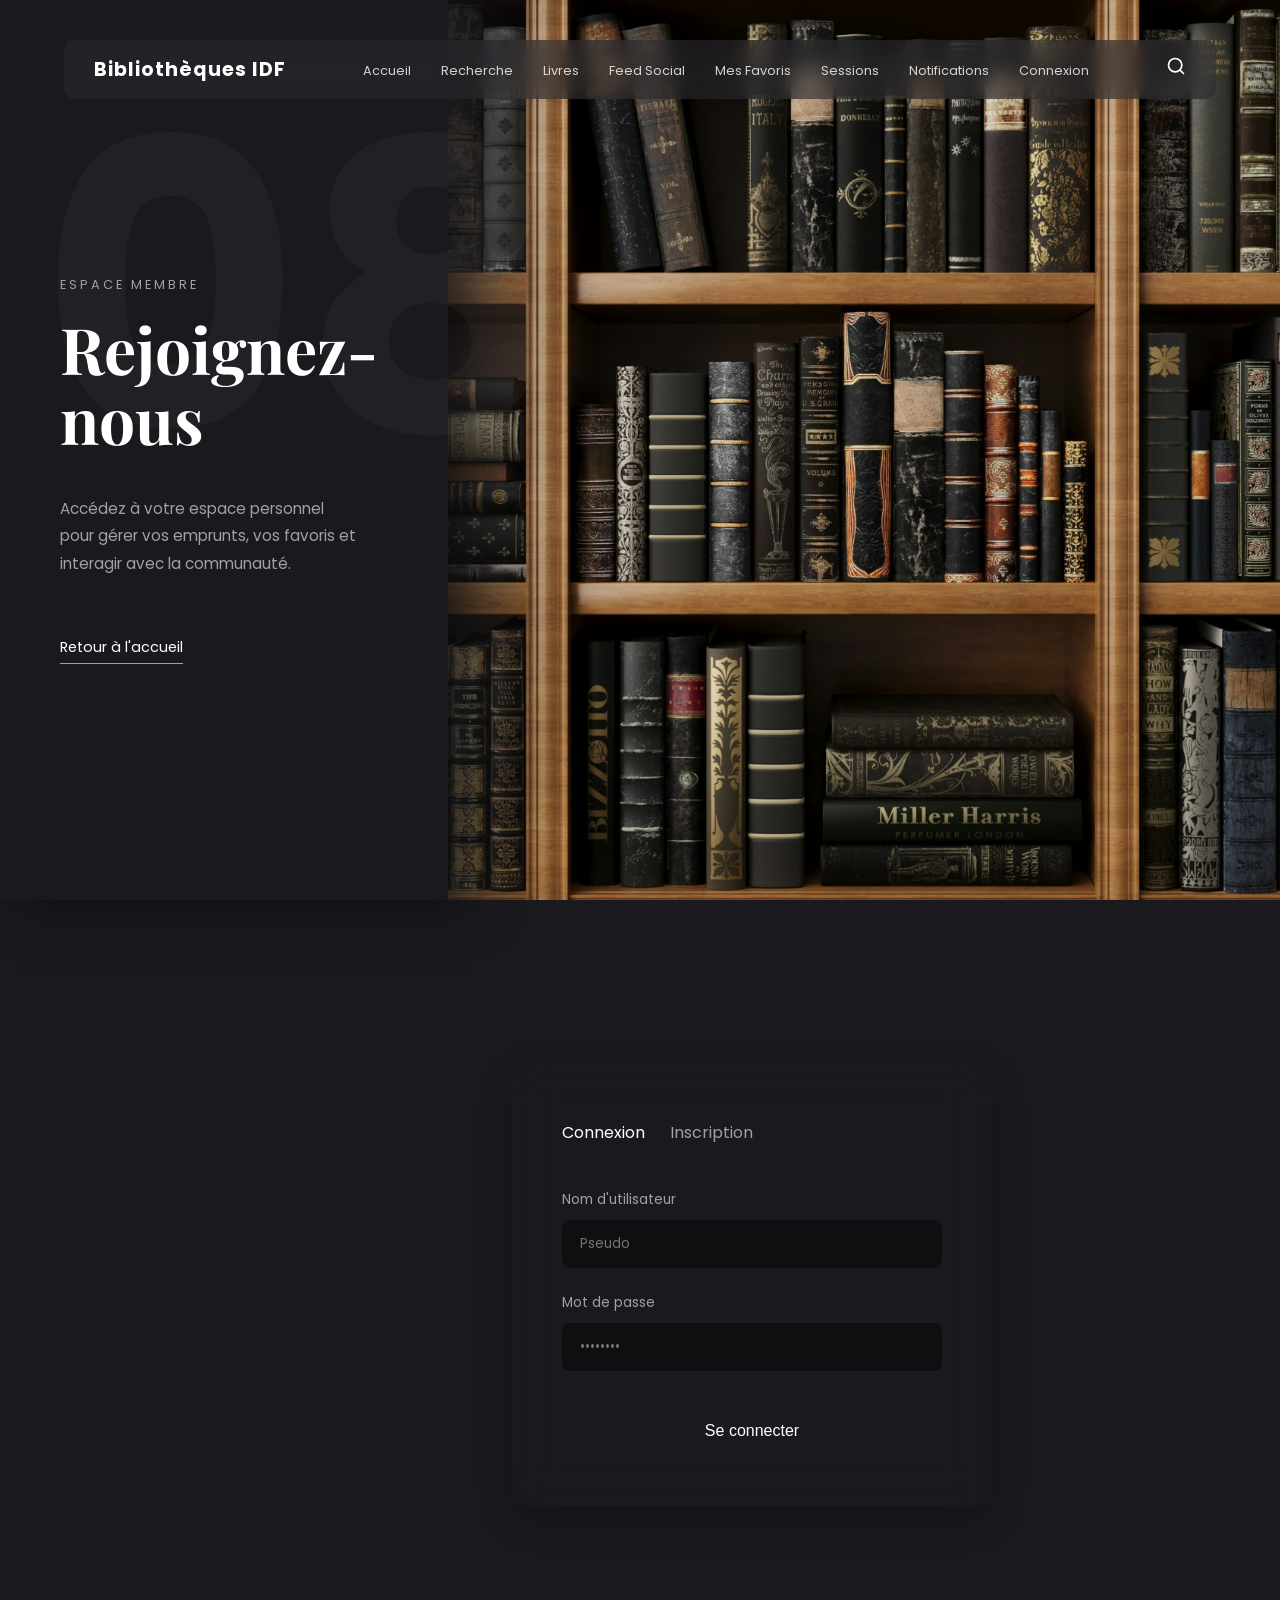
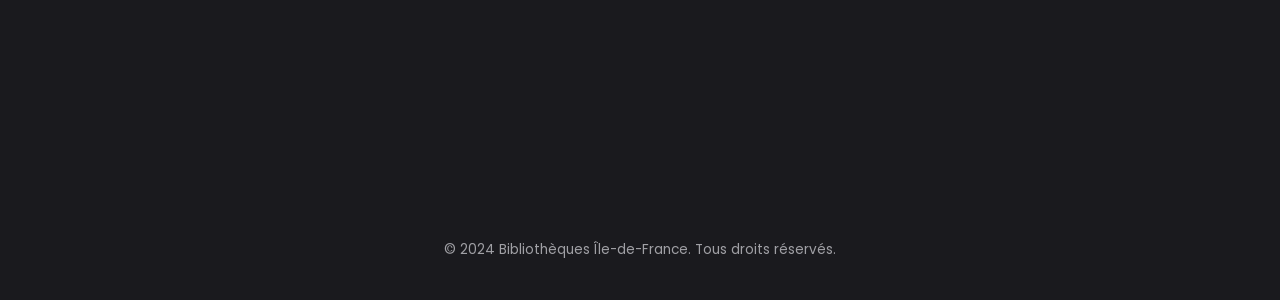
<file: frontEnd/favoris.html>
<!DOCTYPE html>
<html lang="fr">
<head>
    <meta charset="UTF-8">
    <meta name="viewport" content="width=device-width, initial-scale=1.0">
    <title>Mes Favoris - Bibliothèques d’Île‑de‑France</title>
    <link rel="stylesheet" href="css/favoris.css">
    <link rel="stylesheet" href="https://cdnjs.cloudflare.com/ajax/libs/font-awesome/6.0.0/css/all.min.css">
    <link href="https://fonts.googleapis.com/css2?family=Poppins:wght@300;400;500&family=Playfair+Display:wght@700&display=swap" rel="stylesheet">
    <link rel="icon" href="resources/logo_pic.png" type="image/png">
</head>
<body>
<div class="main-wrapper">
    <div class="background-image"></div>

    <aside class="sidebar">
        <div class="big-number">05</div>
        <div class="interior-label">Espace Personnel</div>
        <h1>Mes Favoris</h1>
        <p class="description">
            Retrouvez ici toutes les bibliothèques que vous avez enregistrées pour un accès rapide à leurs horaires et services.
        </p>
        <a href="recherche.html" class="read-more">Ajouter d'autres lieux</a>
    </aside>

    <nav>
        <div class="logo">Bibliothèques IDF</div>
        <ul class="nav-links">
            <li><a href="MyFeed.html">Accueil</a></li>
            <li><a href="recherche.html">Recherche</a></li>
            <li><a href="livres.html">Livres</a></li>
            <li><a href="feed.html">Feed Social</a></li>
            <li><a href="favoris.html">Mes Favoris</a></li>
            <li><a href="sessions.html">Sessions</a></li>
            <li><a href="notifications.html">Notifications</a></li>
            <li><a href="login.html" id="auth-link">Connexion</a></li>
        </ul>

        <div class="search-icon">
            <svg width="20" height="20" viewBox="0 0 24 24" fill="none" stroke="white" stroke-width="2" stroke-linecap="round" stroke-linejoin="round">
                <circle cx="11" cy="11" r="8"></circle>
                <line x1="21" y1="21" x2="16.65" y2="16.65"></line>
            </svg>
        </div>
    </nav>

    <main class="content-overlay">
        <section class="results-section">
            <h2 class="section-title">Mes Bibliothèques</h2>

            <div id="favoris-container">
                <p class="info-message">Chargement de vos favoris...</p>
            </div>
        </section>
    </main>

    <footer>
        <div class="footer-container">
            <p>&copy; 2024 Bibliothèques Île-de-France. Tous droits réservés.</p>
        </div>
    </footer>
</div>

<script src="js/api.js"></script>
<script src="js/favoris.js"></script>
</body>
</html>
</file>
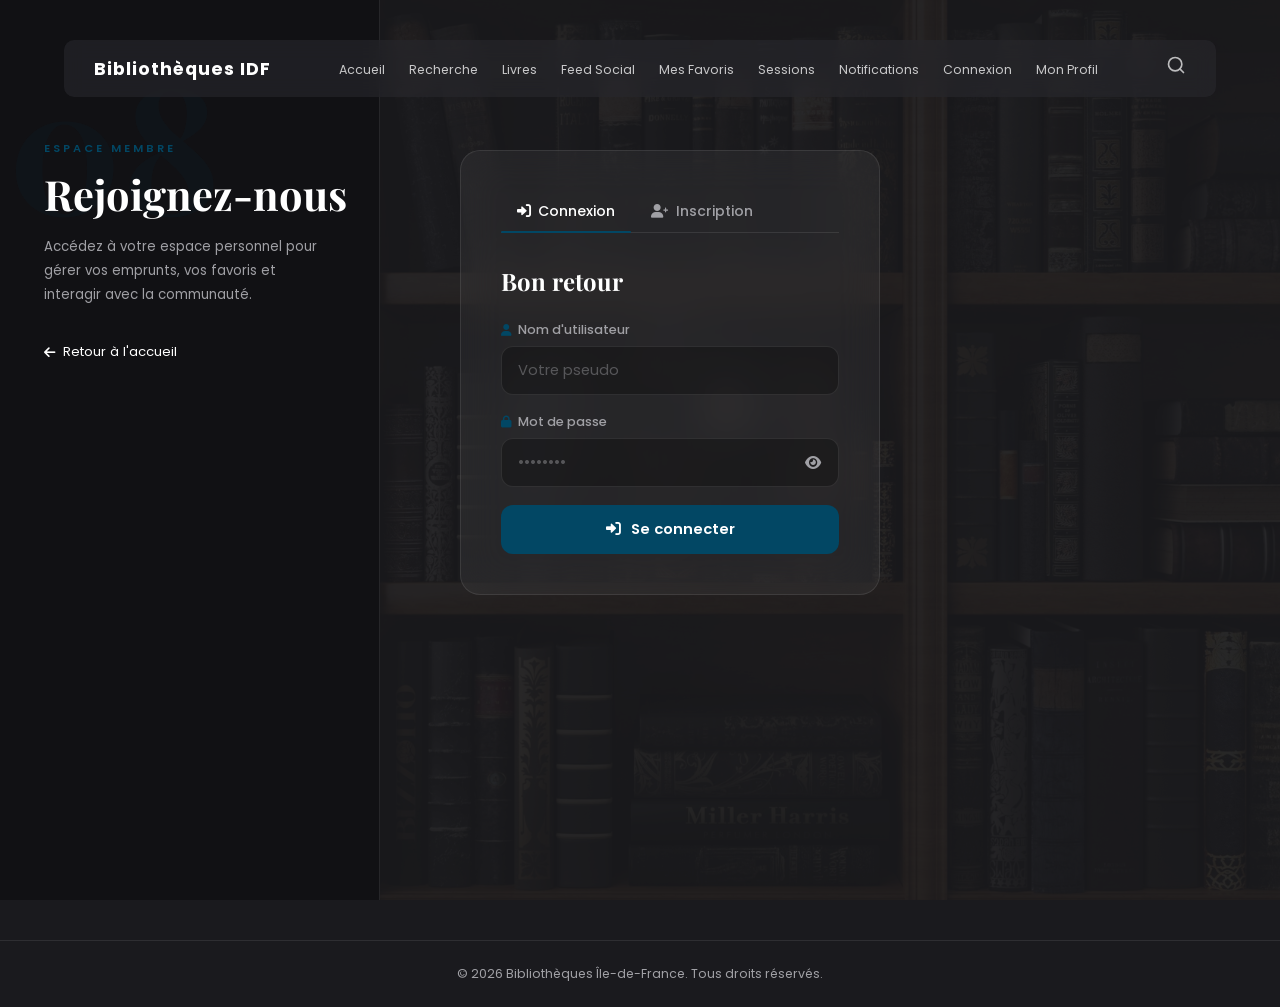
<file: frontend/favoris.html>
<!DOCTYPE html>
<html lang="fr">
<head>
    <meta charset="UTF-8">
    <meta name="viewport" content="width=device-width, initial-scale=1.0">
    <title>Mes Favoris - Bibliothèques d'Île‑de‑France</title>
    <link rel="stylesheet" href="css/favoris.css">
    <link rel="stylesheet" href="https://cdnjs.cloudflare.com/ajax/libs/font-awesome/6.0.0/css/all.min.css">
    <link href="https://fonts.googleapis.com/css2?family=Poppins:wght@300;400;500;600;700&family=Playfair+Display:wght@700&display=swap" rel="stylesheet">
    <link rel="icon" href="resources/logo_pic.png" type="image/png">
</head>
<body>
<div class="main-wrapper">

    <div class="background-image"></div>

    <!-- Sidebar -->
    <aside class="sidebar">
        <div class="big-number">05</div>
        <div class="interior-label">Espace Personnel</div>
        <h1>Mes Favoris</h1>
        <p class="description">
            Retrouvez toutes les bibliothèques enregistrées, ajoutez une note personnelle ou supprimez-les à tout moment.
        </p>
        <a href="recherche.html" class="read-more">
            <i class="fas fa-plus"></i> Ajouter d'autres lieux
        </a>
    </aside>

    <!-- Nav -->
    <nav>
        <div class="logo">
            Bibliothèques IDF
        </div>
        <ul class="nav-links">
            <li><a href="MyFeed.html">Accueil</a></li>
            <li><a href="recherche.html">Recherche</a></li>
            <li><a href="livres.html">Livres</a></li>
            <li><a href="feed.html">Feed Social</a></li>
            <li><a href="favoris.html">Mes Favoris</a></li>
            <li><a href="sessions.html">Sessions</a></li>
            <li><a href="notifications.html">Notifications</a></li>
            <li><a href="login.html" id="auth-link">Connexion</a></li>
            <li><a href="profile.html">Mon Profil</a></li>
        </ul>
        <div class="search-icon">
            <svg width="20" height="20" viewBox="0 0 24 24" fill="none" stroke="white" stroke-width="2" stroke-linecap="round" stroke-linejoin="round">
                <circle cx="11" cy="11" r="8"></circle>
                <line x1="21" y1="21" x2="16.65" y2="16.65"></line>
            </svg>
        </div>
    </nav>

    <!-- Contenu -->
    <main class="content-overlay">
        <section>
            <h2 class="section-title">Mes Bibliothèques</h2>
            <p style="color: var(--text-gray); font-size: 0.88rem; margin-bottom: 24px; margin-top: -12px;">
                Vos bibliothèques enregistrées. Ajoutez une note personnelle ou supprimez-les.
            </p>
            <div id="favoris-container">
                <p class="info-message"><i class="fas fa-spinner fa-spin"></i> Chargement de vos favoris...</p>
            </div>
        </section>
    </main>

    <footer>
        <p>&copy; 2026 Bibliothèques Île-de-France. Tous droits réservés.</p>
    </footer>

</div>

<script src="js/api.js"></script>
<script src="js/favoris.js"></script>
</body>
</html>
</file>
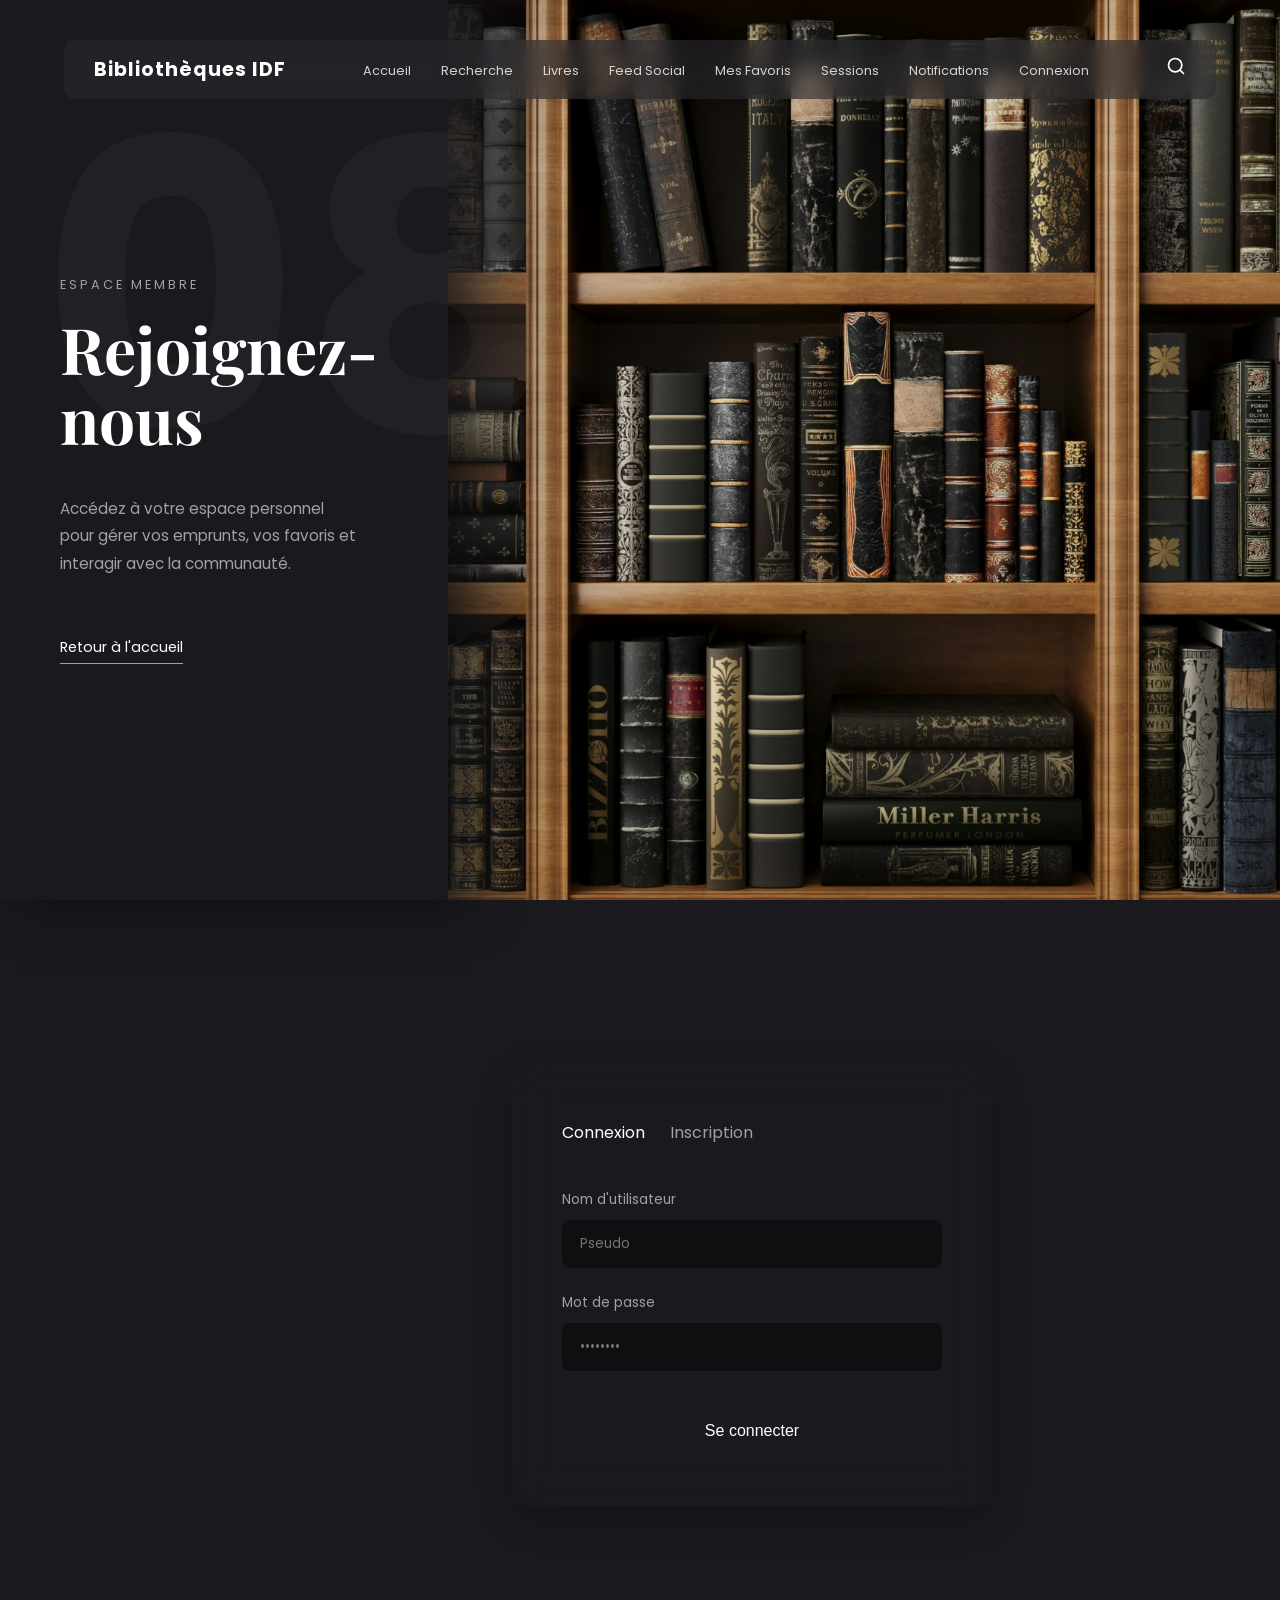
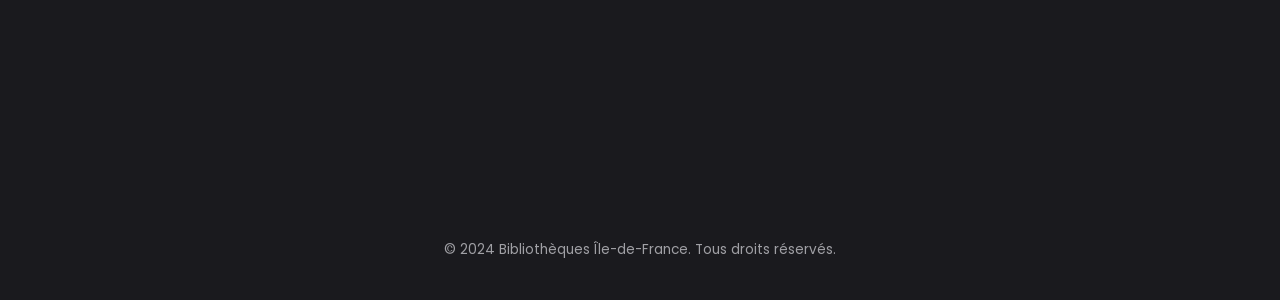
<file: frontEnd/feed.html>
<!DOCTYPE html>
<html lang="fr">
<head>
    <meta charset="UTF-8">
    <meta name="viewport" content="width=device-width, initial-scale=1.0">
    <title>Feed Social - Bibliothèques d’Île‑de‑France</title>
    <link rel="stylesheet" href="css/recherche.css">
    <link rel="stylesheet" href="https://cdnjs.cloudflare.com/ajax/libs/font-awesome/6.0.0/css/all.min.css">
    <link href="https://fonts.googleapis.com/css2?family=Poppins:wght@300;400;500&family=Playfair+Display:wght@700&display=swap" rel="stylesheet">
    <link rel="icon" href="resources/logo_pic.png" type="image/png">
</head>
<body>
<div class="main-wrapper">
    <div class="background-image"></div>

    <aside class="sidebar">
        <div class="big-number">04</div>
        <div class="interior-label">Communauté</div>
        <h1>Feed Social</h1>
        <p class="description">
            Partagez vos lectures, vos lieux de révision préférés et échangez avec les autres étudiants d'Île-de-France.
        </p>
        <a href="#" class="read-more">Règles du feed</a>
    </aside>

    <nav>
        <div class="logo">Bibliothèques IDF</div>
        <ul class="nav-links">
            <li><a href="MyFeed.html">Accueil</a></li>
            <li><a href="recherche.html">Recherche</a></li>
            <li><a href="livres.html">Livres</a></li>
            <li><a href="feed.html">Feed Social</a></li>
            <li><a href="favoris.html">Mes Favoris</a></li>
            <li><a href="sessions.html">Sessions</a></li>
            <li><a href="notifications.html">Notifications</a></li>
            <li><a href="login.html" id="auth-link">Connexion</a></li>
        </ul>

        <div class="search-icon">
            <svg width="20" height="20" viewBox="0 0 24 24" fill="none" stroke="white" stroke-width="2" stroke-linecap="round" stroke-linejoin="round">
                <circle cx="11" cy="11" r="8"></circle>
                <line x1="21" y1="21" x2="16.65" y2="16.65"></line>
            </svg>
        </div>
    </nav>

    <main class="content-overlay">
        <section class="search-section">
            <h2 class="section-title">Quoi de neuf ?</h2>

            <form id="book-search-form" class="search-form-container">
                <div class="form-group">
                    <label for="titre_pub"> Votre publication</label>
                    <input type="text" id="titre_pub" placeholder="Partagez votre expérience ou une astuce de révision..." required>
                </div>

                <button type="submit" class="btn btn-primary">Publier sur le feed</button>
            </form>
        </section>

        <section class="results-section">
            <h3 class="section-title">Publications récentes</h3>
            <div id="posts-list">
                <p class="info-message">Chargement des publications...</p>
            </div>
        </section>
    </main>

    <footer>
        <div class="footer-container">
            <p>&copy; 2024 Bibliothèques Île-de-France. Tous droits réservés.</p>
        </div>
    </footer>
</div>

<script src="js/api.js"></script>
<script src="js/feed.js"></script>
</body>
</html>
</file>
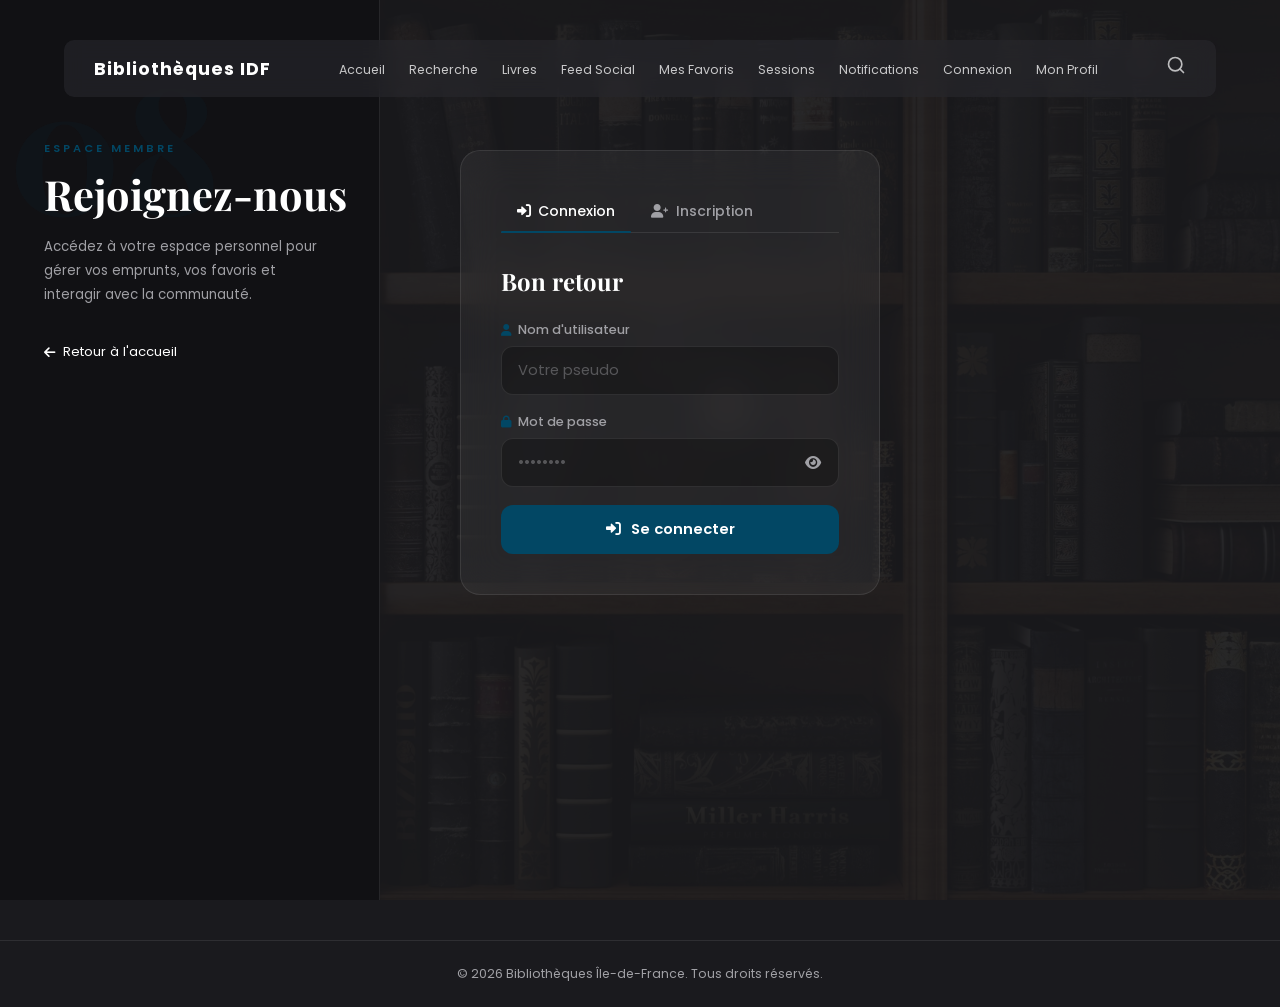
<file: frontend/feed.html>
<!DOCTYPE html>
<html lang="fr">
<head>
    <meta charset="UTF-8">
    <meta name="viewport" content="width=device-width, initial-scale=1.0">
    <title>Feed Social - Bibliothèques d'Île‑de‑France</title>
    <link rel="stylesheet" href="css/feed.css">
    <link rel="stylesheet" href="https://cdnjs.cloudflare.com/ajax/libs/font-awesome/6.0.0/css/all.min.css">
    <link href="https://fonts.googleapis.com/css2?family=Poppins:wght@300;400;500&family=Playfair+Display:wght@700&display=swap" rel="stylesheet">
    <link rel="icon" href="resources/logo_pic.png" type="image/png">
</head>
<body>
<div class="main-wrapper">
    <div class="background-image"></div>

    <nav>
        <div class="logo">Bibliothèques IDF</div>
        <ul class="nav-links">
            <li><a href="MyFeed.html">Accueil</a></li>
            <li><a href="recherche.html">Recherche</a></li>
            <li><a href="livres.html">Livres</a></li>
            <li><a href="feed.html">Feed Social</a></li>
            <li><a href="favoris.html">Mes Favoris</a></li>
            <li><a href="sessions.html">Sessions</a></li>
            <li><a href="notifications.html">Notifications</a></li>
            <li><a href="login.html" id="auth-link">Connexion</a></li>
            <li><a href="profile.html">Mon Profil</a></li>
        </ul>
        <div class="search-icon">
            <svg width="20" height="20" viewBox="0 0 24 24" fill="none" stroke="white" stroke-width="2" stroke-linecap="round" stroke-linejoin="round">
                <circle cx="11" cy="11" r="8"></circle>
                <line x1="21" y1="21" x2="16.65" y2="16.65"></line>
            </svg>
        </div>
    </nav>

    <main class="content-overlay">

        <!-- Bienvenue -->
        <div class="welcome-banner">
            <div class="welcome-left">
                <div class="welcome-avatar" id="welcome-avatar">?</div>
                <div class="welcome-text">
                    <h2>Bonjour, <span id="welcome-username">...</span> 👋</h2>
                    <p>Partagez vos lectures et échangez avec la communauté IDF</p>
                </div>
            </div>
            <div class="welcome-stats">
                <div class="welcome-stat">
                    <i class="fas fa-building-columns"></i>
                    <span>18 bibliothèques</span>
                </div>
                <div class="welcome-stat">
                    <i class="fas fa-users"></i>
                    <span>Communauté active</span>
                </div>
            </div>
        </div>

        <!-- Compose -->
        <section class="compose-section">
            <form id="create-post-form" class="compose-box">
                <div class="compose-avatar" id="compose-avatar">?</div>
                <div class="compose-right">
                    <textarea id="post-content" placeholder="Quoi de neuf ? Partagez votre expérience..." rows="3" maxlength="1000" required></textarea>
                    <div class="compose-footer">
                        <span class="compose-count"><span id="post-count">0</span>/1000</span>
                        <button type="submit" class="btn-post">
                            <i class="fas fa-paper-plane"></i> Publier
                        </button>
                    </div>
                </div>
            </form>
        </section>

        <!-- Feed -->
        <section class="feed-section">
            <h3 class="feed-title"><i class="fas fa-fire"></i> Publications récentes</h3>
            <div id="posts-list">
                <div class="feed-loading"><i class="fas fa-spinner fa-spin"></i> Chargement...</div>
            </div>
        </section>

    </main>
</div>

<!-- Modal Repost -->
<div id="modal-repost" class="modal-overlay" style="display:none">
    <div class="modal-box">
        <h3><i class="fas fa-retweet"></i> Republier ce post</h3>
        <p class="modal-sub">Ajoutez un commentaire (optionnel)</p>
        <textarea id="repost-commentaire" placeholder="Votre commentaire..." rows="3" maxlength="500"></textarea>
        <div class="modal-actions">
            <button id="modal-repost-cancel" class="btn-modal-cancel">Annuler</button>
            <button id="modal-repost-confirm" class="btn-modal-confirm">
                <i class="fas fa-retweet"></i> Republier
            </button>
        </div>
    </div>
</div>

<script src="js/api.js"></script>
<script src="js/auth.js"></script>
<script src="js/feed.js"></script>
</body>
</html>
</file>
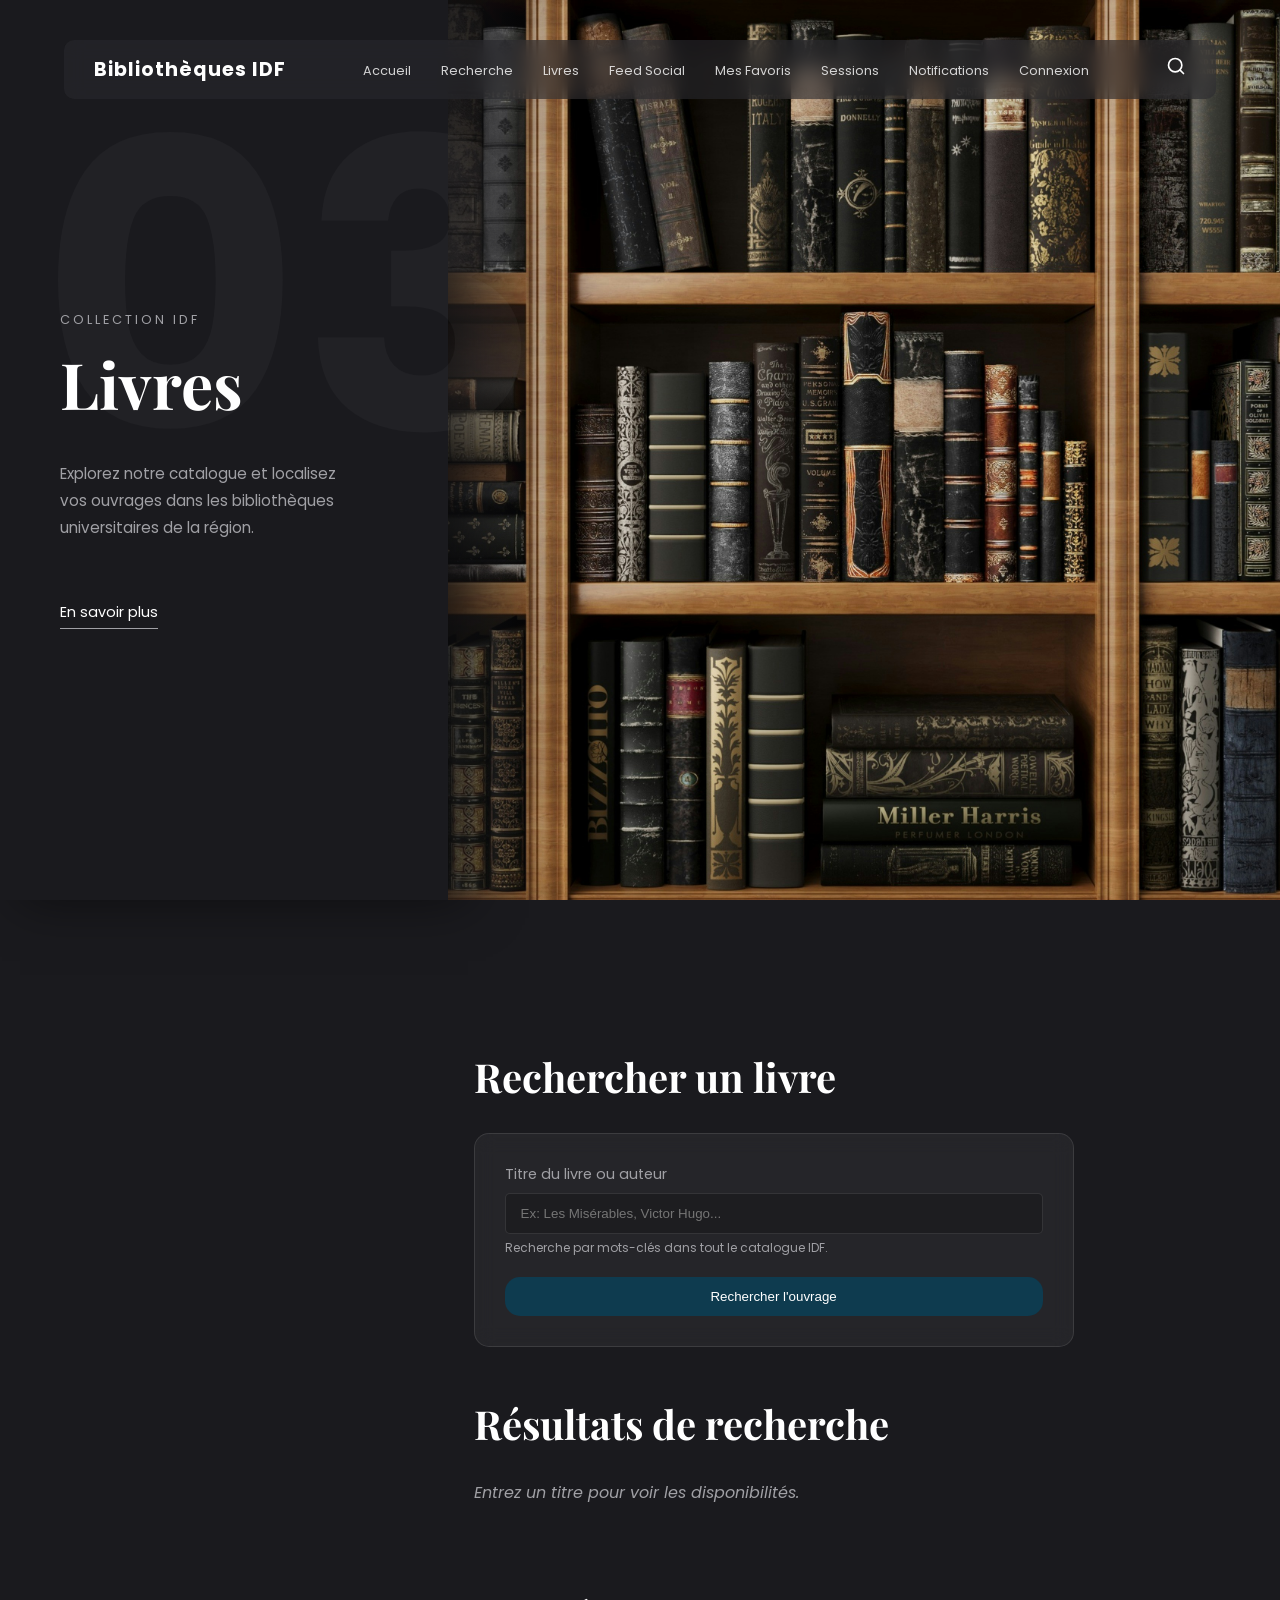
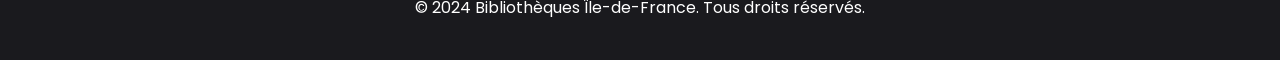
<file: frontEnd/livres.html>
<!DOCTYPE html>
<html lang="fr">
<head>
    <meta charset="UTF-8">
    <meta name="viewport" content="width=device-width, initial-scale=1.0">
    <title>Livres - Bibliothèques d’Île‑de‑France</title>
    <link rel="stylesheet" href="css/livres.css"> <link rel="stylesheet" href="https://cdnjs.cloudflare.com/ajax/libs/font-awesome/6.0.0/css/all.min.css">
    <link href="https://fonts.googleapis.com/css2?family=Poppins:wght@300;400;500&family=Playfair+Display:wght@700&display=swap" rel="stylesheet">
    <link rel="icon" href="resources/logo_pic.png" type="image/png">
</head>
<body>
<div class="main-wrapper">
    <div class="background-image"></div>

    <aside class="sidebar">
        <div class="big-number">03</div>
        <div class="interior-label">Collection IDF</div>
        <h1>Livres</h1>
        <p class="description">
            Explorez notre catalogue et localisez vos ouvrages dans les bibliothèques universitaires de la région.
        </p>
        <a href="#" class="read-more">En savoir plus</a>
    </aside>

    <nav>
        <div class="logo">Bibliothèques IDF</div>
        <ul class="nav-links">
            <li><a href="MyFeed.html">Accueil</a></li>
            <li><a href="recherche.html">Recherche</a></li>
            <li><a href="livres.html">Livres</a></li>
            <li><a href="feed.html">Feed Social</a></li>
            <li><a href="favoris.html">Mes Favoris</a></li>
            <li><a href="sessions.html">Sessions</a></li>
            <li><a href="notifications.html">Notifications</a></li>
            <li><a href="login.html" id="auth-link">Connexion</a></li>
        </ul>

        <div class="search-icon">
            <svg width="20" height="20" viewBox="0 0 24 24" fill="none" stroke="white" stroke-width="2" stroke-linecap="round" stroke-linejoin="round">
                <circle cx="11" cy="11" r="8"></circle>
                <line x1="21" y1="21" x2="16.65" y2="16.65"></line>
            </svg>
        </div>
    </nav>

    <main class="content-overlay">
        <section class="search-section">
            <h2 class="section-title">Rechercher un livre</h2>

            <form id="book-search-form" class="search-form-container">
                <div class="form-group">
                    <label for="titre_livre">Titre du livre ou auteur</label>
                    <input type="text" id="titre_livre" placeholder="Ex: Les Misérables, Victor Hugo..." required>
                    <small>Recherche par mots-clés dans tout le catalogue IDF.</small>
                </div>

                <button type="submit" class="btn btn-primary">Rechercher l'ouvrage</button>
            </form>
        </section>

        <section class="results-section">
            <h3 class="section-title">Résultats de recherche</h3>
            <div id="book-results-container">
                <p class="info-message">Entrez un titre pour voir les disponibilités.</p>
            </div>
        </section>
    </main>

    <footer>
        <div class="footer-container">
            <p>&copy; 2024 Bibliothèques Île-de-France. Tous droits réservés.</p>
        </div>
    </footer>
</div>

<script src="js/api.js"></script>
<script src="js/livres.js"></script>
</body>
</html>
</file>
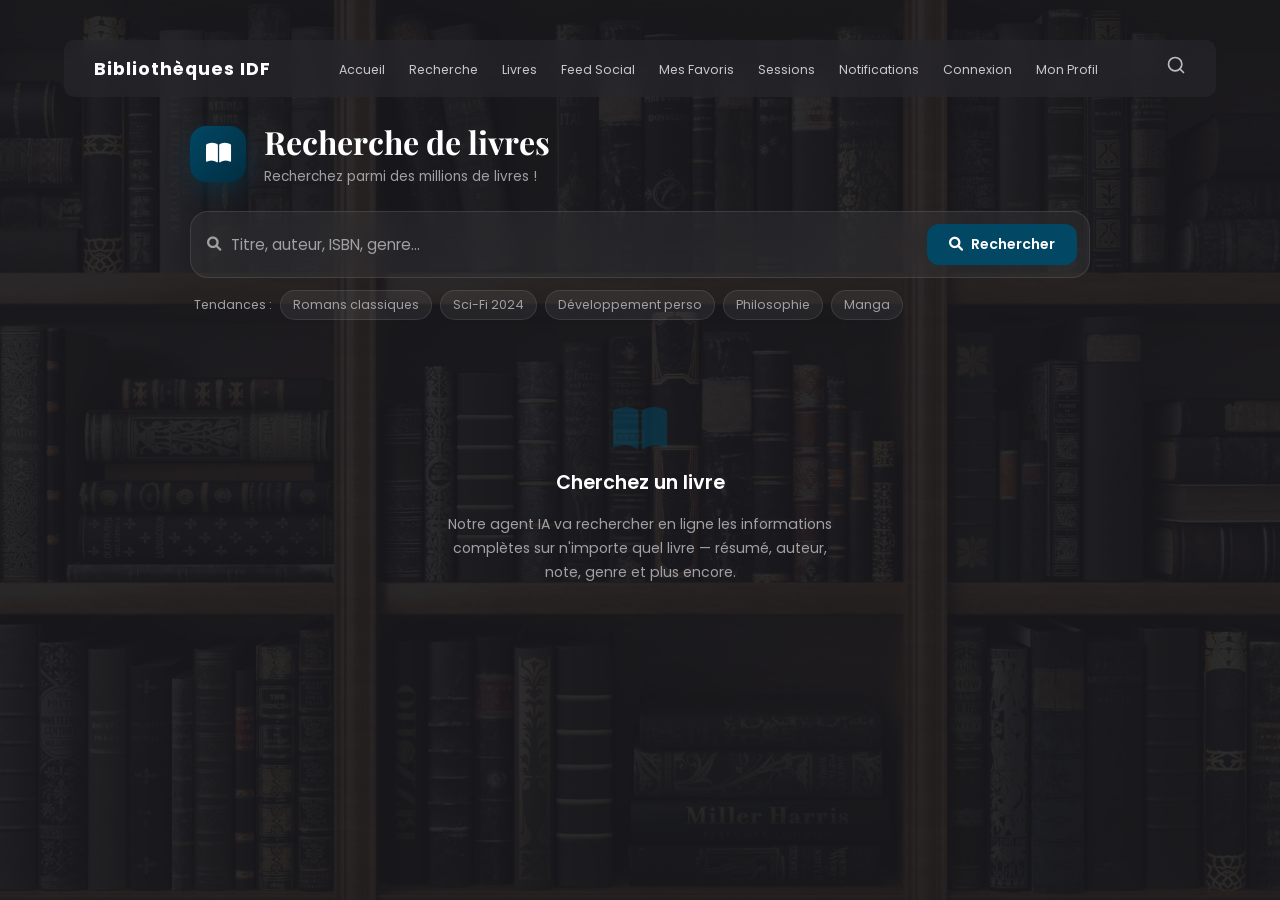
<file: frontend/livres.html>
<!DOCTYPE html>
<html lang="fr">
<head>
    <meta charset="UTF-8">
    <meta name="viewport" content="width=device-width, initial-scale=1.0">
    <title>Livres - Bibliothèques d'Île‑de‑France</title>
    <link rel="stylesheet" href="css/livres.css">
    <link rel="stylesheet" href="https://cdnjs.cloudflare.com/ajax/libs/font-awesome/6.0.0/css/all.min.css">
    <link href="https://fonts.googleapis.com/css2?family=Poppins:wght@300;400;500;600&family=Playfair+Display:wght@700&display=swap" rel="stylesheet">
    <link rel="icon" href="resources/logo_pic.png" type="image/png">
</head>
<body>
<div class="main-wrapper">
    <div class="background-image"></div>

    <nav>
        <div class="logo">Bibliothèques IDF</div>
        <ul class="nav-links">
            <li><a href="MyFeed.html">Accueil</a></li>
            <li><a href="recherche.html">Recherche</a></li>
            <li><a href="livres.html">Livres</a></li>
            <li><a href="feed.html">Feed Social</a></li>
            <li><a href="favoris.html">Mes Favoris</a></li>
            <li><a href="sessions.html">Sessions</a></li>
            <li><a href="notifications.html">Notifications</a></li>
            <li><a href="login.html" id="auth-link">Connexion</a></li>
            <li><a href="profile.html">Mon Profil</a></li>
        </ul>
        <div class="search-icon">
            <svg width="20" height="20" viewBox="0 0 24 24" fill="none" stroke="white" stroke-width="2" stroke-linecap="round" stroke-linejoin="round">
                <circle cx="11" cy="11" r="8"></circle>
                <line x1="21" y1="21" x2="16.65" y2="16.65"></line>
            </svg>
        </div>
    </nav>

    <main class="content-overlay">

        <!-- En-tête -->
        <div class="page-header">
            <div class="page-header-icon"><i class="fas fa-book-open"></i></div>
            <div>
                <h1>Recherche de livres</h1>
                <p>Recherchez parmi des millions de livres ! </p>
            </div>
        </div>

        <!-- Barre de recherche -->
        <section class="search-section">
            <form id="book-search-form" class="search-bar">
                <div class="search-input-wrap">
                    <i class="fas fa-search search-bar-icon"></i>
                    <input type="text" id="titre_livre"
                        placeholder="Titre, auteur, ISBN, genre..."
                        autocomplete="off" required>
                    <button type="button" class="btn-clear" id="btn-clear" style="display:none">
                        <i class="fas fa-times"></i>
                    </button>
                </div>
                <button type="submit" class="btn-search" id="btn-search">
                    <i class="fas fa-search"></i> Rechercher
                </button>
            </form>

            <!-- Suggestions rapides -->
            <div class="quick-tags">
                <span class="tag-label">Tendances :</span>
                <button class="quick-tag" onclick="searchQuick('Romans classiques français')">Romans classiques</button>
                <button class="quick-tag" onclick="searchQuick('Science-fiction 2024')">Sci-Fi 2024</button>
                <button class="quick-tag" onclick="searchQuick('Développement personnel bestseller')">Développement perso</button>
                <button class="quick-tag" onclick="searchQuick('Philosophie contemporaine')">Philosophie</button>
                <button class="quick-tag" onclick="searchQuick('Manga populaire')">Manga</button>
            </div>
        </section>

        <!-- Zone de résultats -->
        <section class="results-section" id="results-section" style="display:none">
            <div class="results-header">
                <h2 id="results-title"><i class="fas fa-list"></i> Résultats</h2>
                <span class="results-count" id="results-count"></span>
            </div>

            <!-- Réponse IA narrative -->
            <div class="ai-summary" id="ai-summary" style="display:none">
                <div class="ai-badge"><i class="fas fa-robot"></i> Agent IA</div>
                <p id="ai-summary-text"></p>
            </div>

            <!-- Grille de livres -->
            <div id="book-results-container"></div>
        </section>

        <!-- État vide initial -->
        <div class="empty-state" id="empty-state">
            <i class="fas fa-book-open"></i>
            <h3>Cherchez un livre</h3>
            <p>Notre agent IA va rechercher en ligne les informations complètes sur n'importe quel livre — résumé, auteur, note, genre et plus encore.</p>
        </div>

    </main>
</div>

<script src="js/api.js"></script>
<script src="js/auth.js"></script>
<script src="js/livres.js"></script>
</body>
</html>
</file>
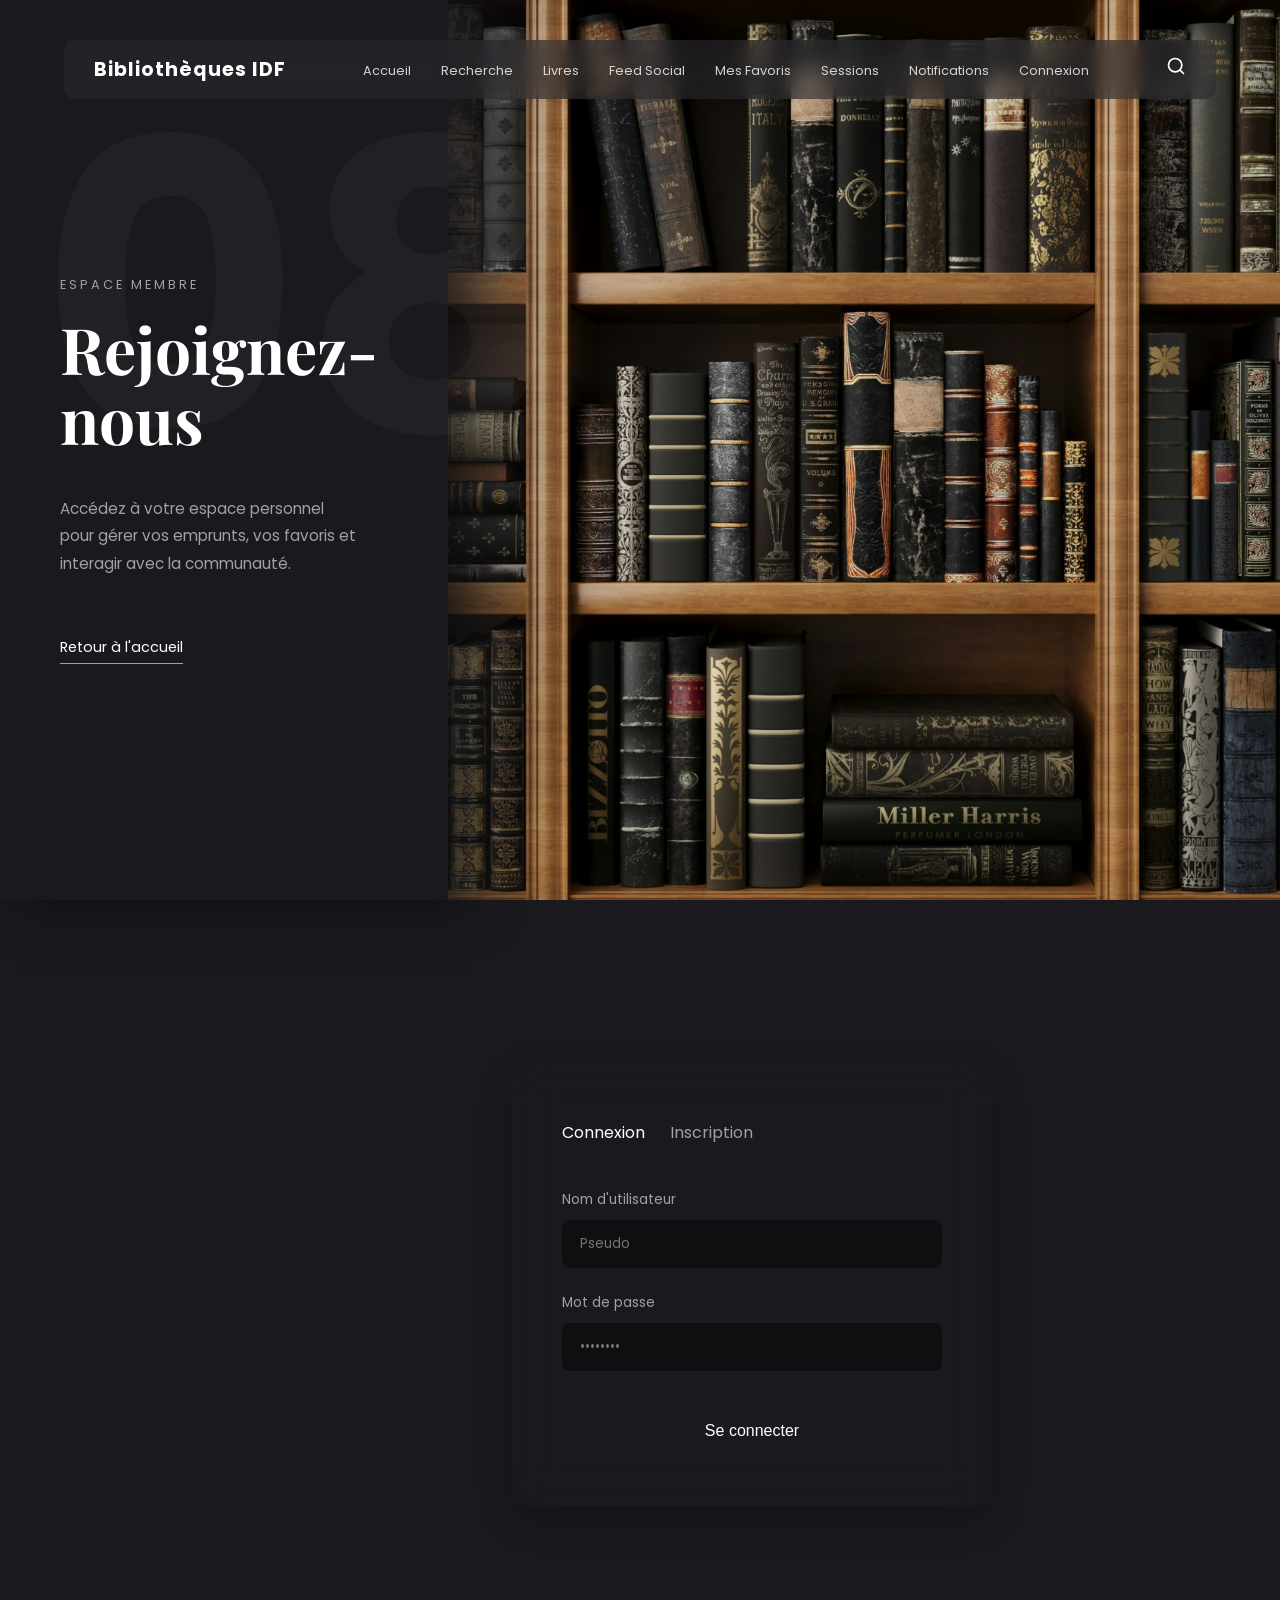
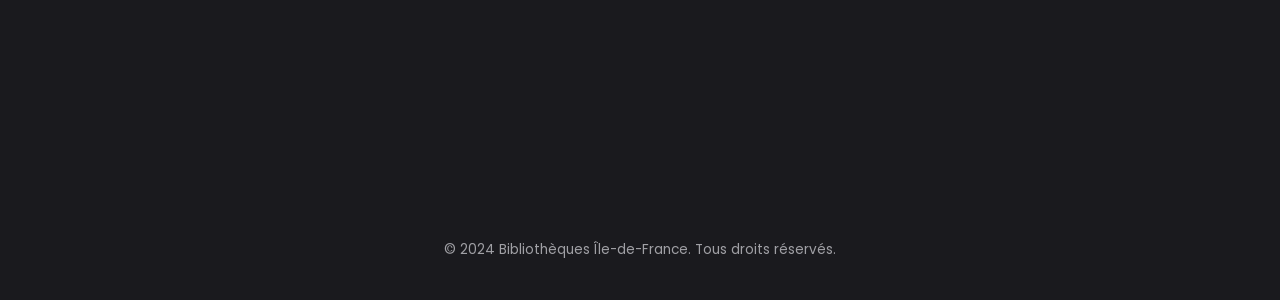
<file: frontEnd/login.html>
<!DOCTYPE html>
<html lang="fr">
<head>
    <meta charset="UTF-8">
    <meta name="viewport" content="width=device-width, initial-scale=1.0">
    <title>Connexion - Bibliothèques d’Île‑de‑France</title>
    <link rel="stylesheet" href="css/login.css">
    <link rel="stylesheet" href="https://cdnjs.cloudflare.com/ajax/libs/font-awesome/6.0.0/css/all.min.css">
    <link href="https://fonts.googleapis.com/css2?family=Poppins:wght@300;400;500&family=Playfair+Display:wght@700&display=swap" rel="stylesheet">
    <link rel="icon" href="resources/logo_pic.png" type="image/png">
</head>
<body>
<div class="main-wrapper">
    <div class="background-image"></div>

    <aside class="sidebar">
        <div class="big-number">08</div>
        <div class="interior-label">Espace Membre</div>
        <h1>Rejoignez-nous</h1>
        <p class="description">
            Accédez à votre espace personnel pour gérer vos emprunts, vos favoris et interagir avec la communauté.
        </p>
        <a href="MyFeed.html" class="read-more">Retour à l'accueil</a>
    </aside>

    <nav>
        <div class="logo">Bibliothèques IDF</div>
        <ul class="nav-links">
            <li><a href="MyFeed.html">Accueil</a></li>
            <li><a href="recherche.html">Recherche</a></li>
            <li><a href="livres.html">Livres</a></li>
            <li><a href="feed.html">Feed Social</a></li>
            <li><a href="favoris.html">Mes Favoris</a></li>
            <li><a href="sessions.html">Sessions</a></li>
            <li><a href="notifications.html">Notifications</a></li>
            <li><a href="login.html" id="auth-link">Connexion</a></li>
        </ul>

        <div class="search-icon">
            <svg width="20" height="20" viewBox="0 0 24 24" fill="none" stroke="white" stroke-width="2" stroke-linecap="round" stroke-linejoin="round">
                <circle cx="11" cy="11" r="8"></circle>
                <line x1="21" y1="21" x2="16.65" y2="16.65"></line>
            </svg>
        </div>
    </nav>

    <main class="content-overlay">
        <div class="auth-container">
            <div class="auth-tabs">
                <button class="tab-btn active" data-tab="login">Connexion</button>
                <button class="tab-btn" data-tab="register">Inscription</button>
            </div>

            <div id="login-form" class="auth-form active">
                <form id="login">
                    <div class="form-group">
                        <label for="login-username">Nom d'utilisateur</label>
                        <input type="text" id="login-username" placeholder="Pseudo" required>
                    </div>
                    <div class="form-group">
                        <label for="login-password">Mot de passe</label>
                        <input type="password" id="login-password" placeholder="••••••••" required>
                    </div>
                    <button type="submit" class="btn-submit">Se connecter</button>
                    <div id="login-message" class="message"></div>
                </form>
            </div>

            <div id="register-form" class="auth-form">
                <form id="register">
                    <div class="form-group">
                        <label for="register-username">Nom d'utilisateur</label>
                        <input type="text" id="register-username" required>
                    </div>
                    <div class="form-group">
                        <label for="register-email">Email</label>
                        <input type="email" id="register-email" required>
                    </div>
                    <div class="form-group">
                        <label for="register-password">Mot de passe</label>
                        <input type="password" id="register-password" required>
                    </div>
                    <button type="submit" class="btn-submit">S'inscrire</button>
                    <div id="register-message" class="message"></div>
                </form>
            </div>
        </div>
    </main>

    <footer>
        <p>&copy; 2024 Bibliothèques Île-de-France. Tous droits réservés.</p>
    </footer>
</div>

<script src="js/auth.js"></script>
</body>
</html>
</file>
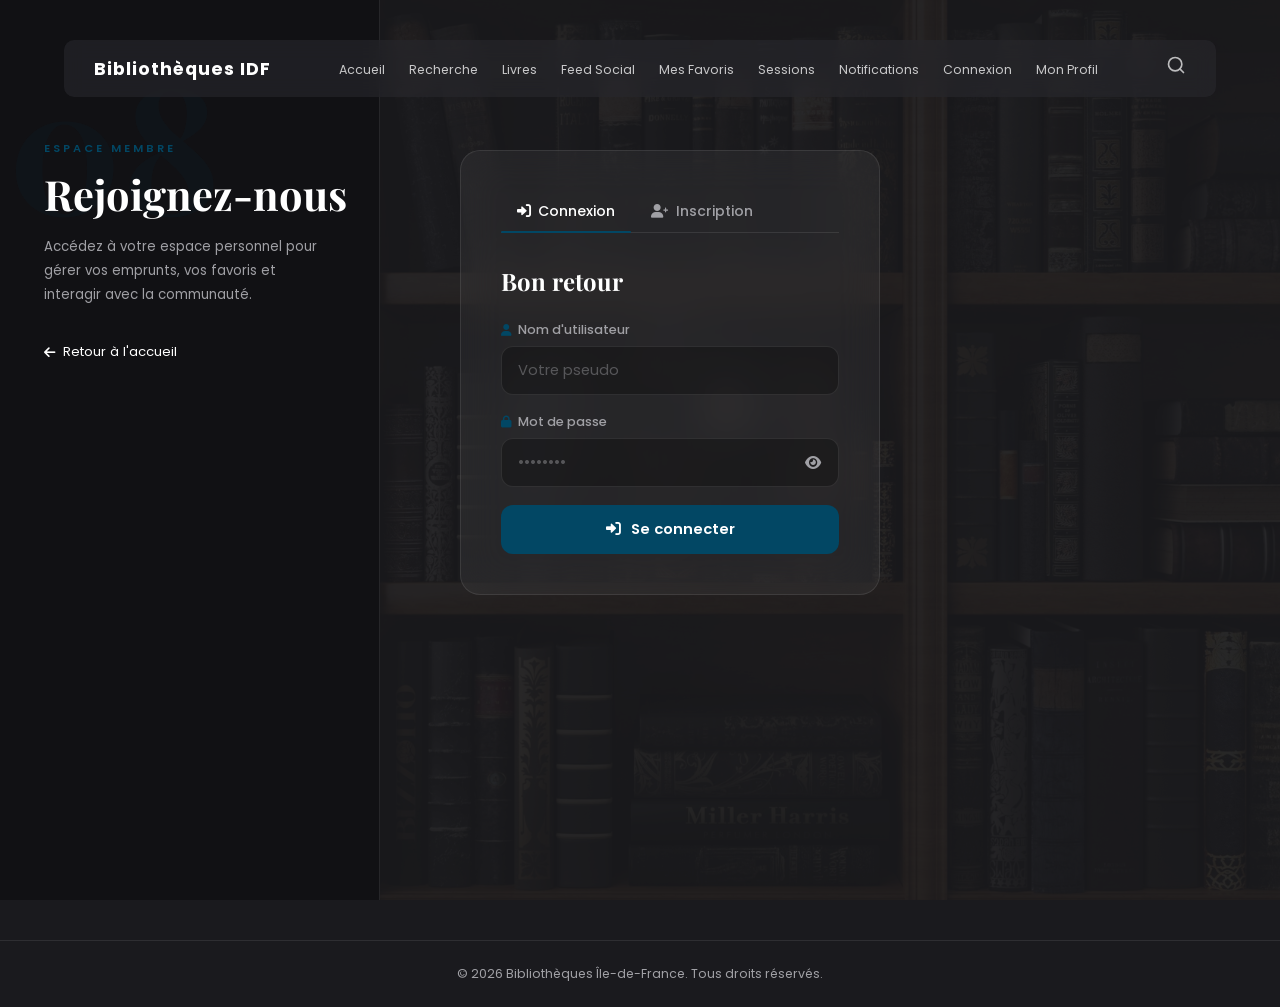
<file: frontend/login.html>
<!DOCTYPE html>
<html lang="fr">
<head>
    <meta charset="UTF-8">
    <meta name="viewport" content="width=device-width, initial-scale=1.0">
    <title>Connexion - Bibliothèques d'Île‑de‑France</title>
    <link rel="stylesheet" href="css/login.css">
    <link rel="stylesheet" href="https://cdnjs.cloudflare.com/ajax/libs/font-awesome/6.0.0/css/all.min.css">
    <link href="https://fonts.googleapis.com/css2?family=Poppins:wght@300;400;500;600;700&family=Playfair+Display:wght@700&display=swap" rel="stylesheet">
    <link rel="icon" href="resources/logo_pic.png" type="image/png">
</head>
<body>
<div class="main-wrapper">

    <div class="background-image"></div>

    <!-- Sidebar -->
    <aside class="sidebar">
        <div class="big-number">08</div>
        <div class="interior-label">Espace Membre</div>
        <h1>Rejoignez‑nous</h1>
        <p class="description">
            Accédez à votre espace personnel pour gérer vos emprunts, vos favoris et interagir avec la communauté.
        </p>
        <a href="MyFeed.html" class="read-more">
            <i class="fas fa-arrow-left"></i> Retour à l'accueil
        </a>
    </aside>

    <!-- Nav -->
    <nav>
        <div class="logo">
            Bibliothèques IDF
        </div>
        <ul class="nav-links">
            <li><a href="MyFeed.html">Accueil</a></li>
            <li><a href="recherche.html">Recherche</a></li>
            <li><a href="livres.html">Livres</a></li>
            <li><a href="feed.html">Feed Social</a></li>
            <li><a href="favoris.html">Mes Favoris</a></li>
            <li><a href="sessions.html">Sessions</a></li>
            <li><a href="notifications.html">Notifications</a></li>
            <li><a href="login.html" id="auth-link">Connexion</a></li>
            <li><a href="profile.html">Mon Profil</a></li>
        </ul>
        <div class="search-icon">
            <svg width="20" height="20" viewBox="0 0 24 24" fill="none" stroke="white" stroke-width="2" stroke-linecap="round" stroke-linejoin="round">
                <circle cx="11" cy="11" r="8"></circle>
                <line x1="21" y1="21" x2="16.65" y2="16.65"></line>
            </svg>
        </div>
    </nav>

    <!-- Contenu -->
    <main class="content-overlay">

        <div class="auth-container">

            <!-- Onglets -->
            <div class="auth-tabs">
                <button class="tab-btn active" data-tab="login">
                    <i class="fas fa-sign-in-alt"></i> Connexion
                </button>
                <button class="tab-btn" data-tab="register">
                    <i class="fas fa-user-plus"></i> Inscription
                </button>
            </div>

            <!-- Formulaire Connexion -->
            <div id="login-form" class="auth-form active">
                <h2 class="form-title">Bon retour</h2>
                <form id="login">
                    <div class="form-group">
                        <label for="login-username">
                            <i class="fas fa-user"></i> Nom d'utilisateur
                        </label>
                        <input type="text" id="login-username" placeholder="Votre pseudo" required autocomplete="username">
                    </div>
                    <div class="form-group">
                        <label for="login-password">
                            <i class="fas fa-lock"></i> Mot de passe
                        </label>
                        <div class="password-wrapper">
                            <input type="password" id="login-password" placeholder="••••••••" required autocomplete="current-password">
                            <button type="button" class="toggle-password" data-target="login-password">
                                <i class="fas fa-eye"></i>
                            </button>
                        </div>
                    </div>
                    <button type="submit" class="btn-submit">
                        <i class="fas fa-sign-in-alt"></i> Se connecter
                    </button>
                    <div id="login-message" class="message"></div>
                </form>
            </div>

            <!-- Formulaire Inscription -->
            <div id="register-form" class="auth-form">
                <h2 class="form-title">Créer un compte</h2>
                <form id="register">
                    <div class="form-group">
                        <label for="register-username">
                            <i class="fas fa-user"></i> Nom d'utilisateur
                        </label>
                        <input type="text" id="register-username" placeholder="Choisissez un pseudo" required autocomplete="username">
                    </div>
                    <div class="form-group">
                        <label for="register-email">
                            <i class="fas fa-envelope"></i> Email
                        </label>
                        <input type="email" id="register-email" placeholder="votre@email.com" required autocomplete="email">
                    </div>
                    <div class="form-group">
                        <label for="register-password">
                            <i class="fas fa-lock"></i> Mot de passe
                        </label>
                        <div class="password-wrapper">
                            <input type="password" id="register-password" placeholder="••••••••" required autocomplete="new-password">
                            <button type="button" class="toggle-password" data-target="register-password">
                                <i class="fas fa-eye"></i>
                            </button>
                        </div>
                    </div>
                    <button type="submit" class="btn-submit">
                        <i class="fas fa-user-plus"></i> S'inscrire
                    </button>
                    <div id="register-message" class="message"></div>
                </form>
            </div>

        </div>
    </main>

    <footer>
        <p>&copy; 2026 Bibliothèques Île-de-France. Tous droits réservés.</p>
    </footer>

</div>

<script src="js/api.js"></script>
<script src="js/auth.js"></script>
<script>
    // Toggle password visibility
    document.querySelectorAll('.toggle-password').forEach(btn => {
        btn.addEventListener('click', () => {
            const input = document.getElementById(btn.dataset.target);
            const icon  = btn.querySelector('i');
            if (input.type === 'password') {
                input.type = 'text';
                icon.classList.replace('fa-eye', 'fa-eye-slash');
            } else {
                input.type = 'password';
                icon.classList.replace('fa-eye-slash', 'fa-eye');
            }
        });
    });
</script>
</body>
</html>
</file>
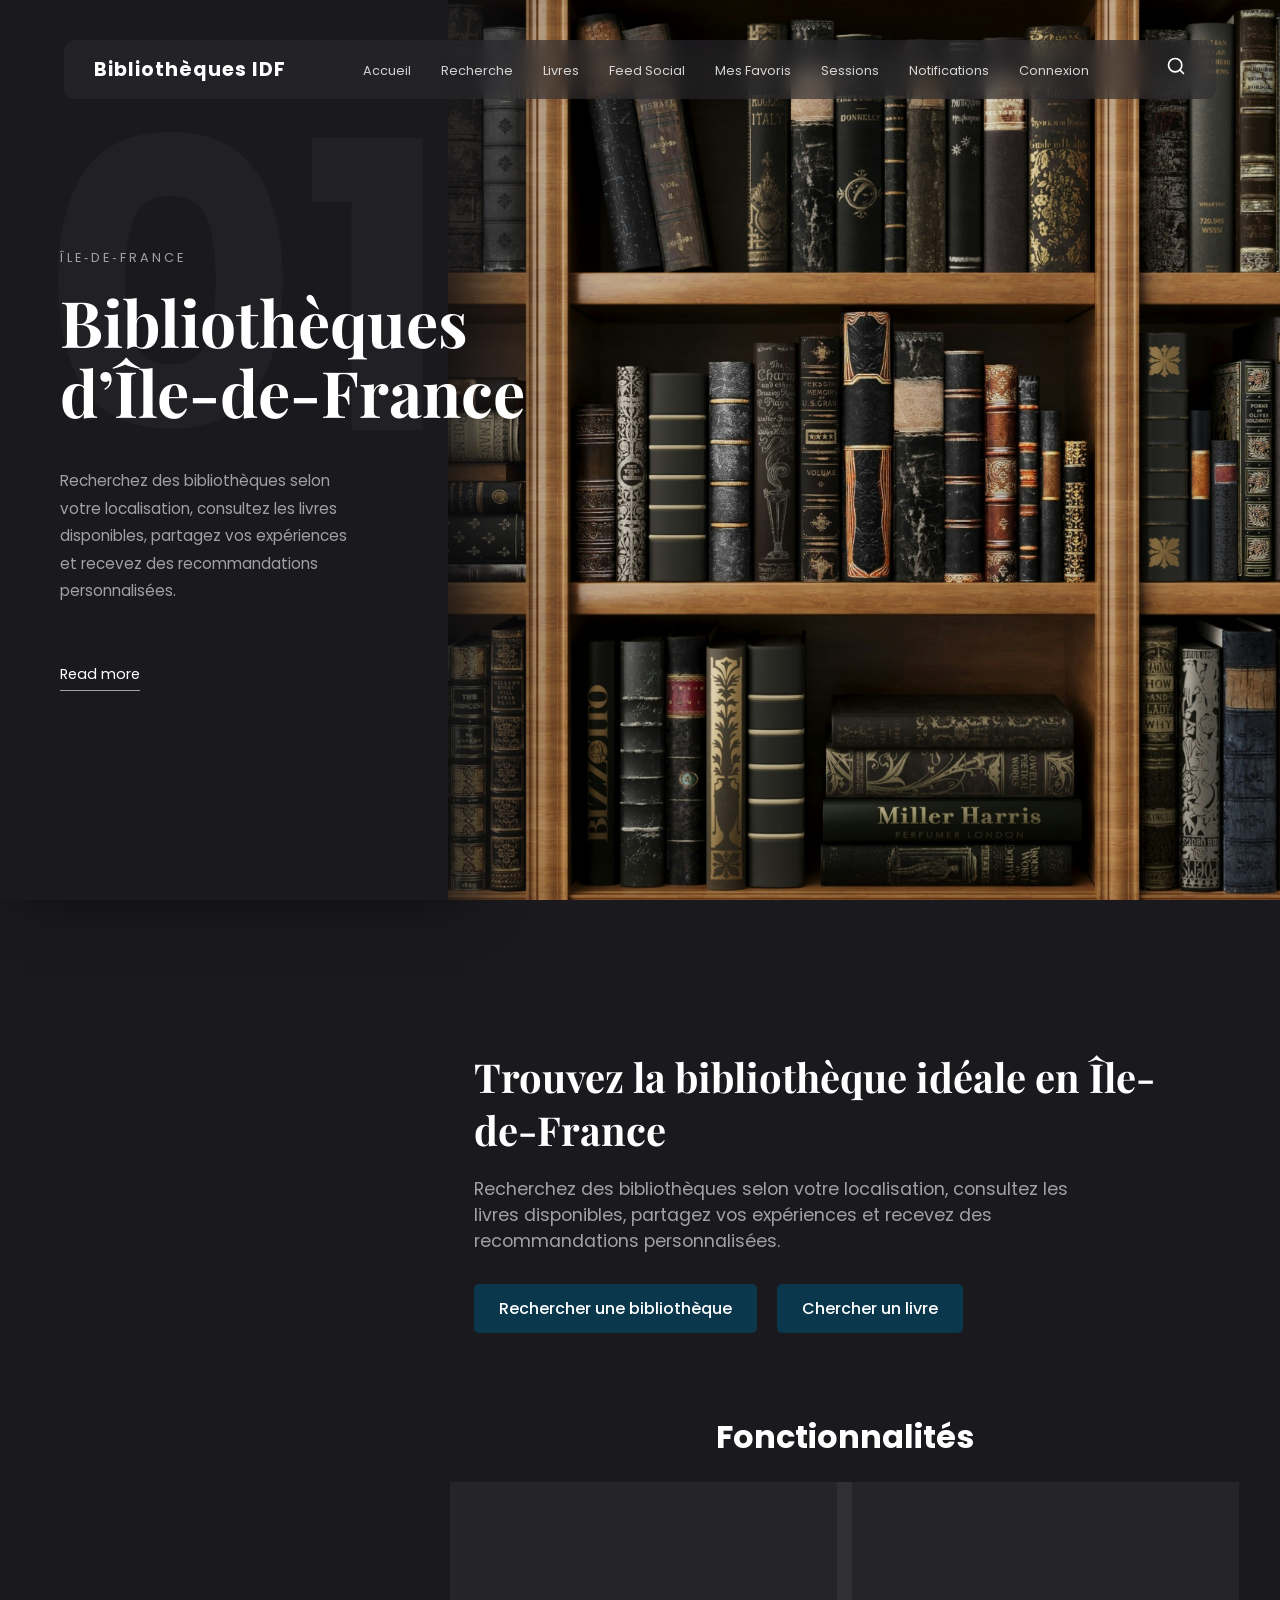
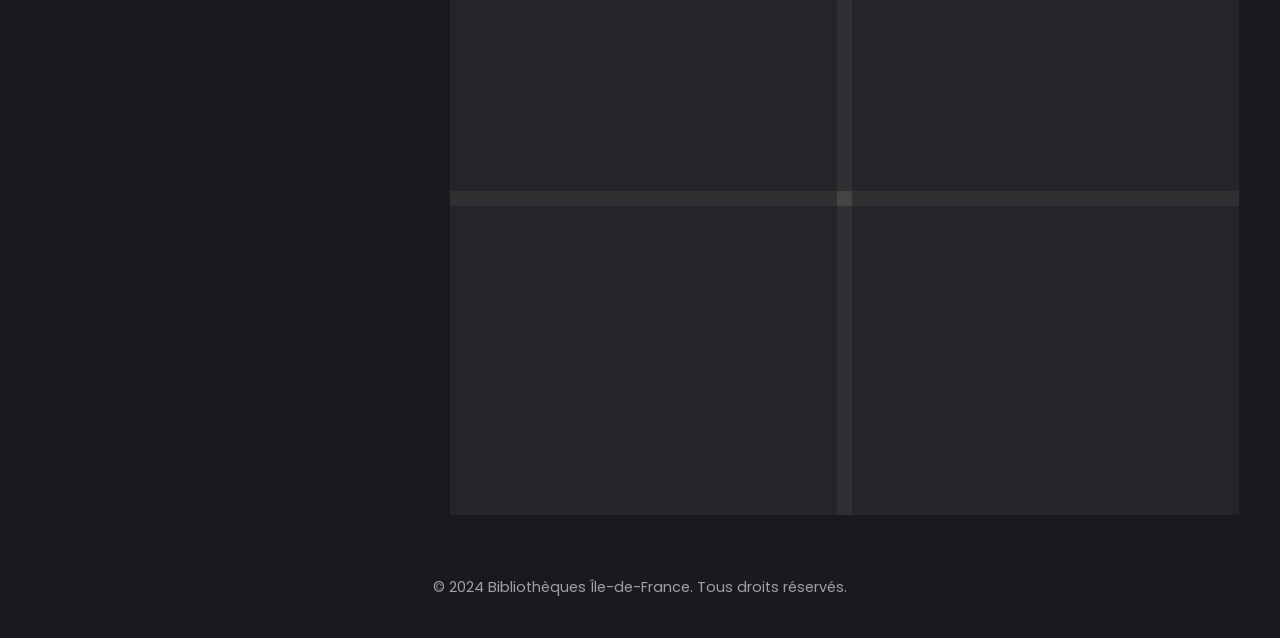
<file: frontEnd/MyFeed.html>
<!DOCTYPE html>
<html lang="fr">
<head>
    <meta charset="UTF-8">
    <meta name="viewport" content="width=device-width, initial-scale=1.0">
    <title>Accueil - Bibliothèques d’Île‑de‑France</title>
    <link rel="stylesheet" href="css/MyFeed.css">
    <link rel="stylesheet" href="https://cdnjs.cloudflare.com/ajax/libs/font-awesome/6.0.0/css/all.min.css">
    <link href="https://fonts.googleapis.com/css2?family=Poppins:wght@300;400;500&family=Playfair+Display:wght@700&display=swap" rel="stylesheet">
    <link rel="icon" href="resources/logo_pic.png" type="image/png">
</head>
<body>
<div class="main-wrapper">
    <!-- Background Image -->
    <div class="background-image"></div>

    <!-- Sidebar / Content -->
    <aside class="sidebar">
        <div class="big-number">01</div>
        <div class="interior-label">Île‑de‑France</div>
        <h1>Bibliothèques d’Île‑de‑France</h1>
        <p class="description">
            Recherchez des bibliothèques selon votre localisation, consultez les livres disponibles,
            partagez vos expériences et recevez des recommandations personnalisées.
        </p>
        <a href="#" class="read-more">Read more</a>
    </aside>

    <!-- Navigation -->
    <nav>
        <div class="logo">Bibliothèques IDF</div>
        <ul class="nav-links">
            <li><a href="index.html">Accueil</a></li>
            <li><a href="recherche.html">Recherche</a></li>
            <li><a href="livres.html">Livres</a></li>
            <li><a href="feed.html">Feed Social</a></li>
            <li><a href="favoris.html">Mes Favoris</a></li>
            <li><a href="sessions.html">Sessions</a></li>
            <li><a href="notifications.html">Notifications</a></li>
            <li><a href="login.html" id="auth-link">Connexion</a></li>
        </ul>

        <div class="search-icon">
            <svg width="20" height="20" viewBox="0 0 24 24" fill="none" stroke="white" stroke-width="2" stroke-linecap="round" stroke-linejoin="round">
                <circle cx="11" cy="11" r="8"></circle>
                <line x1="21" y1="21" x2="16.65" y2="16.65"></line>
            </svg>
        </div>
    </nav>

    <!-- Main Content Overlay -->
    <main class="content-overlay">
        <section class="hero">
            <h2>Trouvez la bibliothèque idéale en Île-de-France</h2>
            <p>Recherchez des bibliothèques selon votre localisation, consultez les livres disponibles,
                partagez vos expériences et recevez des recommandations personnalisées.</p>
            <div class="cta-buttons">
                <a href="recherche.html" class="btn btn-primary">Rechercher une bibliothèque</a>
                <a href="livres.html" class="btn btn-primary">Chercher un livre</a>
            </div>
        </section>

        <section class="features">
            <h3>Fonctionnalités</h3>
            <div class="feature-grid">
                <div class="feature-card">
                    <div class="feature-icon"><i class="fa-solid fa-location-dot"></i></div>
                    <h4>Recherche par localisation</h4>
                    <p>Trouvez les bibliothèques les plus proches de vous, ouvertes selon vos horaires.</p>
                </div>

                <div class="feature-card">
                    <div class="feature-icon"><i class="fa-solid fa-book"></i></div>
                    <h4>Recherche de livres</h4>
                    <p>Découvrez dans quelles bibliothèques universitaires vos livres sont disponibles.</p>
                </div>

                <div class="feature-card">
                    <div class="feature-icon"><i class="fa-solid fa-comments"></i></div>
                    <h4>Feed social</h4>
                    <p>Partagez vos avis, commentez et échangez avec la communauté.</p>
                </div>

                <div class="feature-card">
                    <div class="feature-icon"><i class="fa-solid fa-star"></i></div>
                    <h4>Recommandations</h4>
                    <p>Recevez des suggestions personnalisées basées sur vos préférences.</p>
                </div>
            </div>
        </section>
    </main>

    <footer>
        <div class="footer-container">
            <p>&copy; 2024 Bibliothèques Île-de-France. Tous droits réservés.</p>
        </div>
    </footer>
</div>
</body>
</html>
</file>
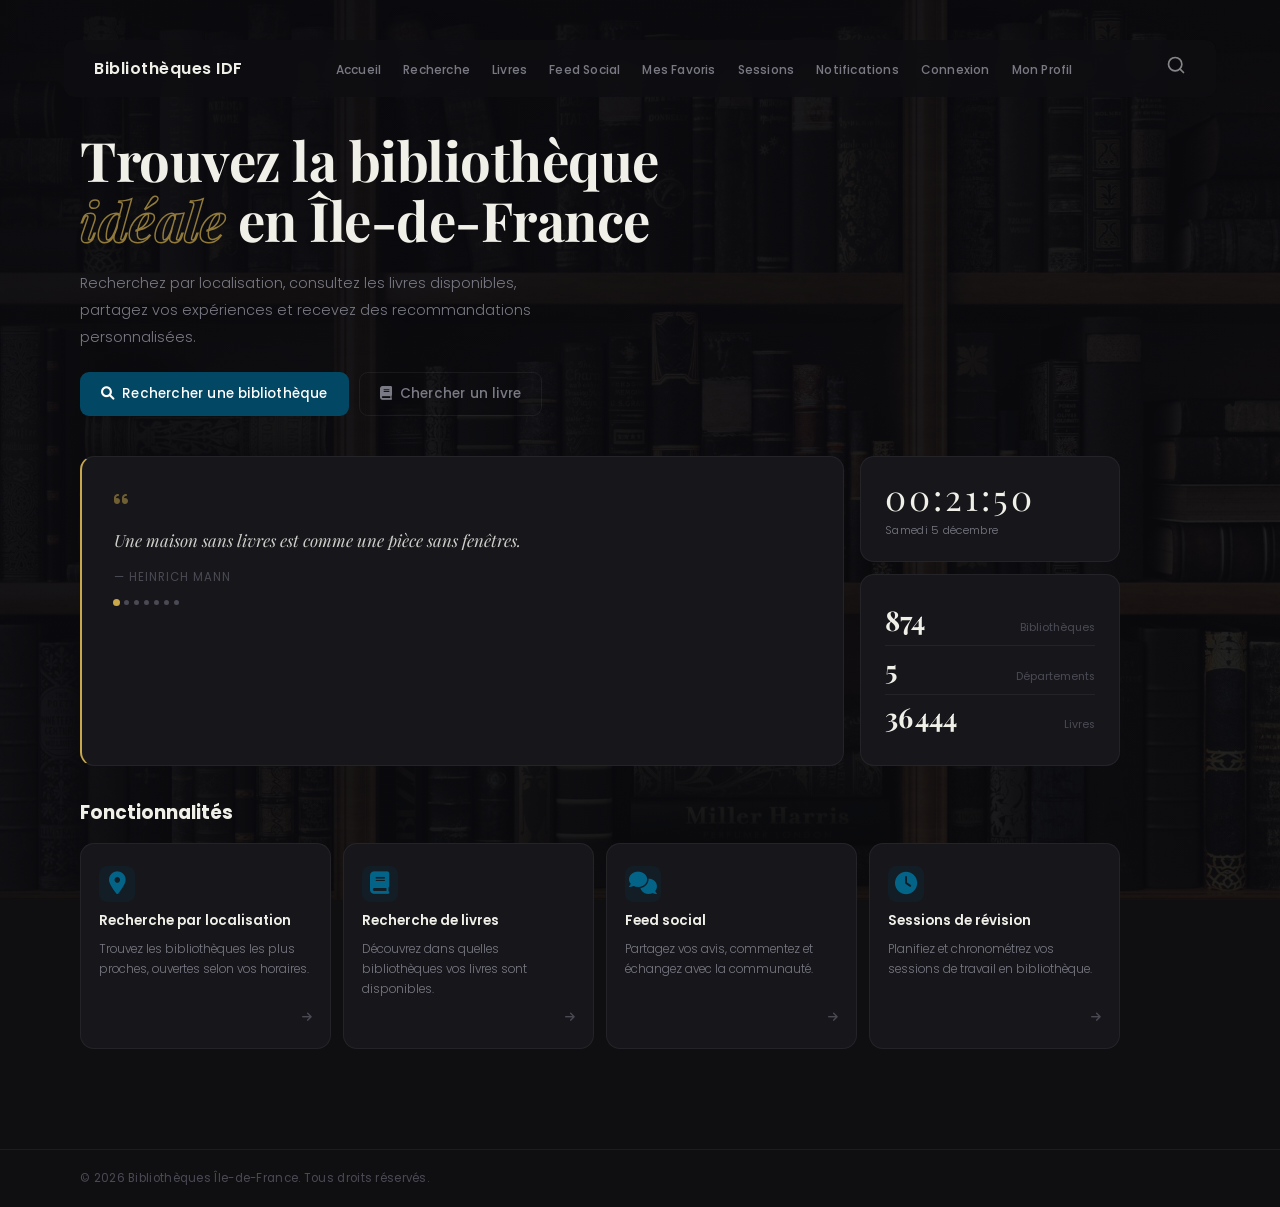
<file: frontend/MyFeed.html>
<!DOCTYPE html>
<html lang="fr">
<head>
    <meta charset="UTF-8">
    <meta name="viewport" content="width=device-width, initial-scale=1.0">
    <title>Accueil - Bibliothèques d'Île‑de‑France</title>
    <link rel="stylesheet" href="css/MyFeed.css">
    <link rel="stylesheet" href="https://cdnjs.cloudflare.com/ajax/libs/font-awesome/6.0.0/css/all.min.css">
    <link href="https://fonts.googleapis.com/css2?family=Poppins:wght@300;400;500;600;700&family=Playfair+Display:ital,wght@0,700;1,700&display=swap" rel="stylesheet">
    <link rel="icon" href="resources/logo_pic.png" type="image/png">
</head>
<body>
<div class="main-wrapper">

    <div class="background-image"></div>
    <canvas id="particles-canvas"></canvas>

    <!-- Nav -->
    <nav>
        <div class="logo">
            Bibliothèques IDF
        </div>
        <ul class="nav-links">
            <li><a href="MyFeed.html">Accueil</a></li>
            <li><a href="recherche.html">Recherche</a></li>
            <li><a href="livres.html">Livres</a></li>
            <li><a href="feed.html">Feed Social</a></li>
            <li><a href="favoris.html">Mes Favoris</a></li>
            <li><a href="sessions.html">Sessions</a></li>
            <li><a href="notifications.html">Notifications</a></li>
            <li><a href="login.html" id="auth-link">Connexion</a></li>
            <li><a href="profile.html">Mon Profil</a></li>
        </ul>
        <div class="search-icon">
            <svg width="20" height="20" viewBox="0 0 24 24" fill="none" stroke="white" stroke-width="2" stroke-linecap="round" stroke-linejoin="round">
                <circle cx="11" cy="11" r="8"></circle>
                <line x1="21" y1="21" x2="16.65" y2="16.65"></line>
            </svg>
        </div>
    </nav>

    <!-- Contenu -->
    <main class="content-overlay">

        <!-- Hero -->
        <section class="hero">
            
            <h2>Trouvez la bibliothèque<br><em>idéale</em> en Île‑de‑France</h2>
            <p>Recherchez par localisation, consultez les livres disponibles,
               partagez vos expériences et recevez des recommandations personnalisées.</p>
            <div class="cta-buttons">
                <a href="recherche.html" class="btn btn-primary">
                    <i class="fas fa-search"></i> Rechercher une bibliothèque
                </a>
                <a href="livres.html" class="btn btn-secondary">
                    <i class="fas fa-book"></i> Chercher un livre
                </a>
            </div>
        </section>

        <!-- Citation + Stats côte à côte -->
        <div class="mid-row">

            <!-- Citation littéraire tournante -->
            <div class="quote-card" id="quote-card">
                <div class="quote-icon"><i class="fas fa-quote-left"></i></div>
                <blockquote id="quote-text"></blockquote>
                <cite id="quote-author"></cite>
                <div class="quote-dots" id="quote-dots"></div>
            </div>

            <!-- Horloge + Stats -->
            <div class="side-col">
                <div class="live-clock-card">
                    <div class="clock-time" id="clock-time">00:00:00</div>
                    <div class="clock-date" id="clock-date"></div>
                </div>

                <div class="stats-section">
                    <div class="stat-item">
                        <div class="stat-number" data-target="1200">0</div>
                        <div class="stat-label">Bibliothèques</div>
                    </div>
                    <div class="stat-divider"></div>
                    <div class="stat-item">
                        <div class="stat-number" data-target="8">0</div>
                        <div class="stat-label">Départements</div>
                    </div>
                    <div class="stat-divider"></div>
                    <div class="stat-item">
                        <div class="stat-number" data-target="50000">0</div>
                        <div class="stat-label">Livres</div>
                    </div>
                </div>
            </div>

        </div>

        <!-- Features -->
        <section class="features">
            <h3>Fonctionnalités</h3>
            <div class="feature-grid">
                <a href="recherche.html" class="feature-card">
                    <div class="feature-icon"><i class="fa-solid fa-location-dot"></i></div>
                    <h4>Recherche par localisation</h4>
                    <p>Trouvez les bibliothèques les plus proches, ouvertes selon vos horaires.</p>
                    <span class="feature-arrow"><i class="fas fa-arrow-right"></i></span>
                </a>
                <a href="livres.html" class="feature-card">
                    <div class="feature-icon"><i class="fa-solid fa-book"></i></div>
                    <h4>Recherche de livres</h4>
                    <p>Découvrez dans quelles bibliothèques vos livres sont disponibles.</p>
                    <span class="feature-arrow"><i class="fas fa-arrow-right"></i></span>
                </a>
                <a href="feed.html" class="feature-card">
                    <div class="feature-icon"><i class="fa-solid fa-comments"></i></div>
                    <h4>Feed social</h4>
                    <p>Partagez vos avis, commentez et échangez avec la communauté.</p>
                    <span class="feature-arrow"><i class="fas fa-arrow-right"></i></span>
                </a>
                <a href="sessions.html" class="feature-card">
                    <div class="feature-icon"><i class="fa-solid fa-clock"></i></div>
                    <h4>Sessions de révision</h4>
                    <p>Planifiez et chronométrez vos sessions de travail en bibliothèque.</p>
                    <span class="feature-arrow"><i class="fas fa-arrow-right"></i></span>
                </a>
            </div>
        </section>

    </main>

    <footer>
        <p>&copy; 2026 Bibliothèques Île-de-France. Tous droits réservés.</p>
    </footer>
</div>

<script src="js/api.js"></script>
<script src="js/MyFeed.js"></script>
</body>
</html>
</file>
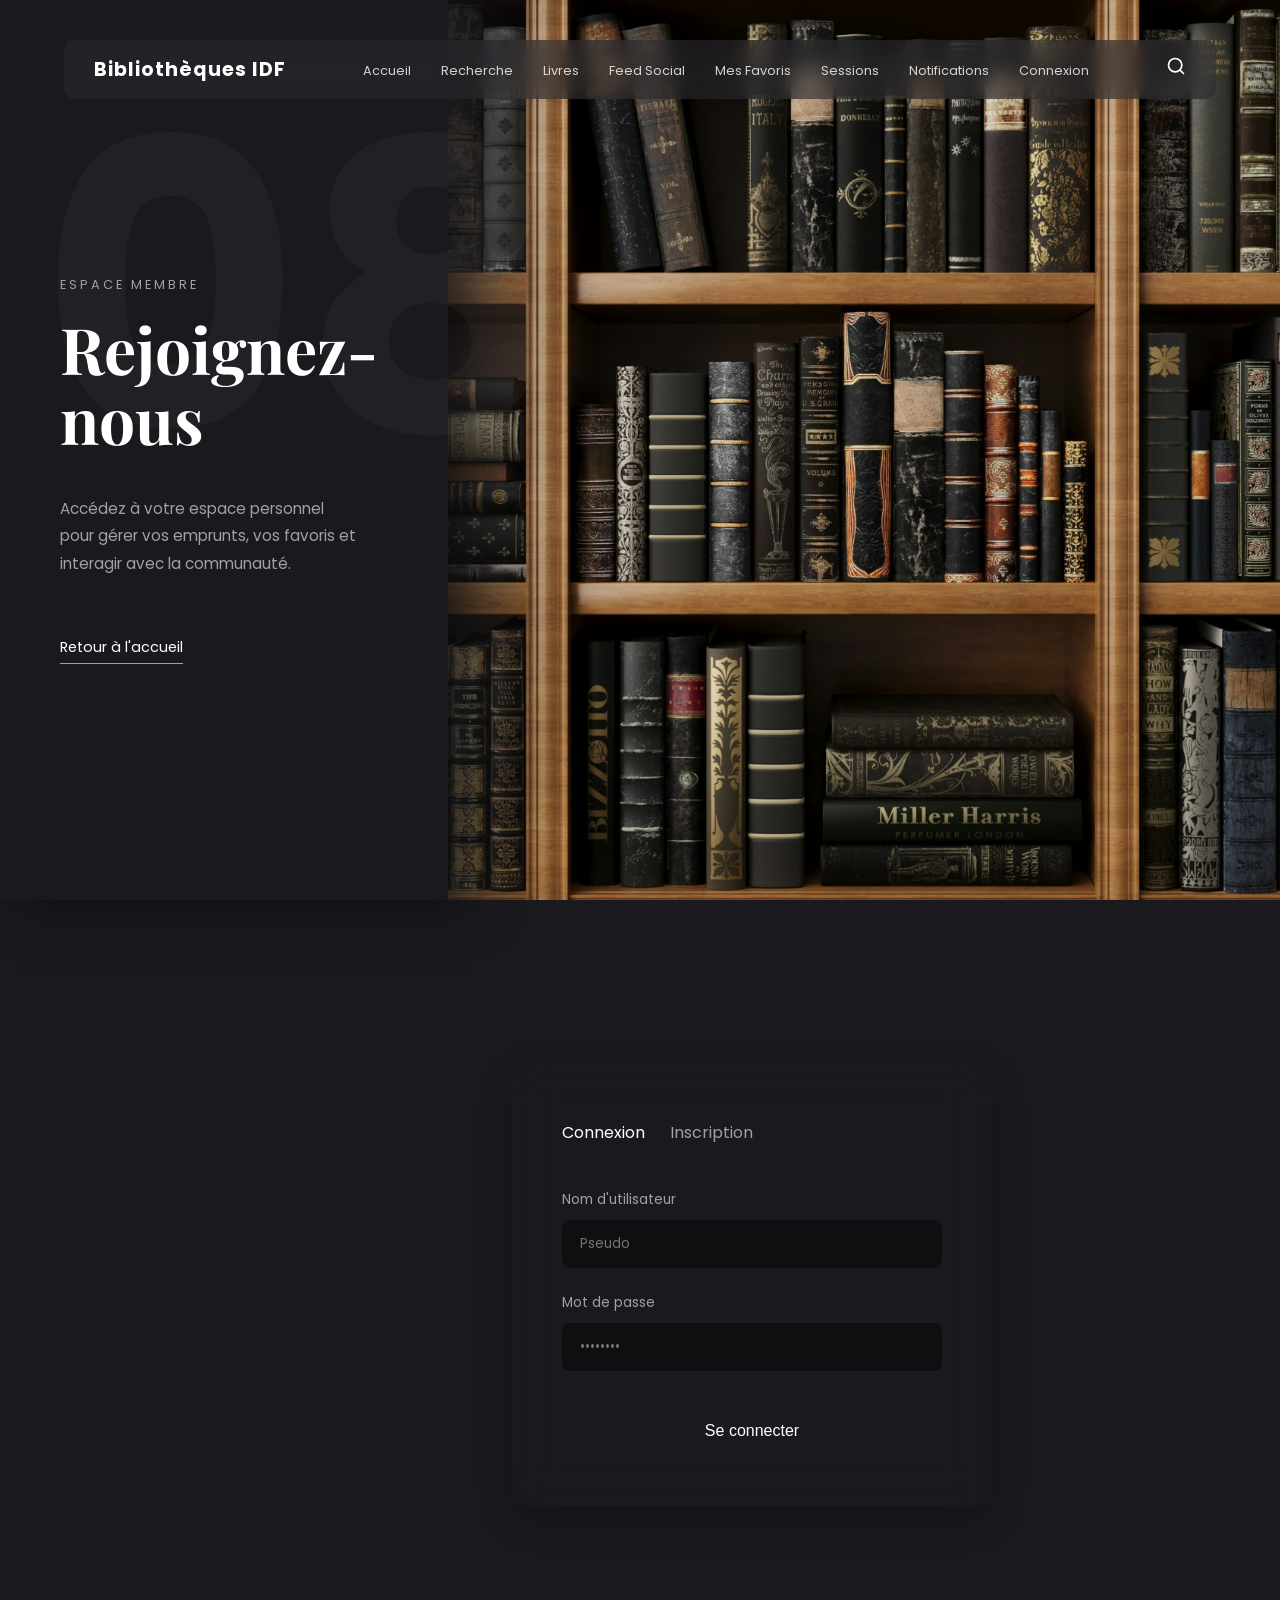
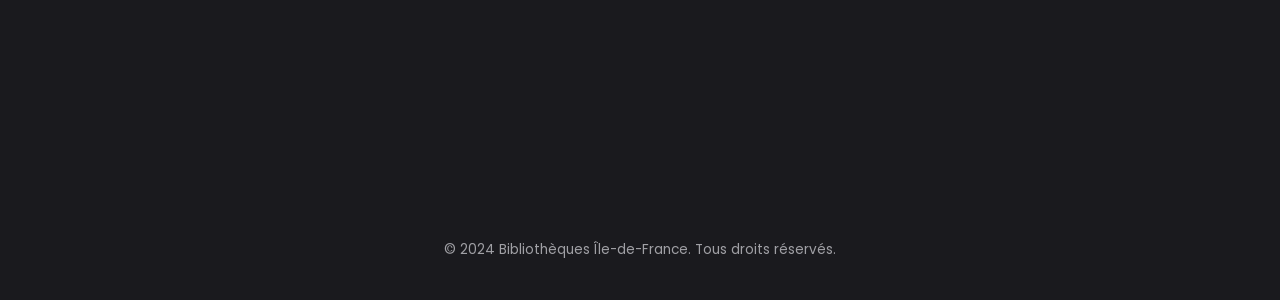
<file: frontEnd/notifications.html>
<!DOCTYPE html>
<html lang="fr">
<head>
    <meta charset="UTF-8">
    <meta name="viewport" content="width=device-width, initial-scale=1.0">
    <title>Notifications - Bibliothèques d’Île‑de‑France</title>
    <link rel="stylesheet" href="css/notification.css">
    <link rel="stylesheet" href="https://cdnjs.cloudflare.com/ajax/libs/font-awesome/6.0.0/css/all.min.css">
    <link href="https://fonts.googleapis.com/css2?family=Poppins:wght@300;400;500&family=Playfair+Display:wght@700&display=swap" rel="stylesheet">
    <link rel="icon" href="resources/logo_pic.png" type="image/png">
</head>
<body>
<div class="main-wrapper">
    <div class="background-image"></div>

    <aside class="sidebar">
        <div class="big-number">07</div>
        <div class="interior-label">Espace Personnel</div>
        <h1>Notifications</h1>
        <p class="description">
            Restez informé de vos réservations, des retours de livres et des actualités de vos bibliothèques préférées.
        </p>
        <a href="MyFeed.html" class="read-more">Retour à l'accueil</a>
    </aside>

    <!-- Navigation -->
    <nav>
        <div class="logo">Bibliothèques IDF</div>
        <ul class="nav-links">
            <li><a href="index.html">Accueil</a></li>
            <li><a href="recherche.html">Recherche</a></li>
            <li><a href="livres.html">Livres</a></li>
            <li><a href="feed.html">Feed Social</a></li>
            <li><a href="favoris.html">Mes Favoris</a></li>
            <li><a href="sessions.html">Sessions</a></li>
            <li><a href="notifications.html">Notifications</a></li>
            <li><a href="login.html" id="auth-link">Connexion</a></li>
        </ul>

        <div class="search-icon">
            <svg width="20" height="20" viewBox="0 0 24 24" fill="none" stroke="white" stroke-width="2" stroke-linecap="round" stroke-linejoin="round">
                <circle cx="11" cy="11" r="8"></circle>
                <line x1="21" y1="21" x2="16.65" y2="16.65"></line>
            </svg>
        </div>
    </nav>

    <main class="content-overlay">
        <section class="notifications-section">
            <h2 class="section-title">Vos alertes</h2>

            <div class="notif-toolbar">
                <div class="filter-buttons">
                    <button class="filter-btn active" data-filter="tous">Toutes</button>
                    <button class="filter-btn" data-filter="non-lues">Non lues</button>
                    <button class="filter-btn" data-filter="lues">Lues</button>
                </div>

                <div class="action-buttons">
                    <button class="btn-small" onclick="marquerToutesCommeLues()">Tout marquer comme lu</button>
                    <button class="btn-small btn-outline" onclick="supprimerNotificationsLues()">Nettoyer</button>
                </div>
            </div>

            <div id="notifications-container">
                <div class="notif-card unread">
                    <div class="notif-icon"><i class="fa-solid fa-book-bookmark"></i></div>
                    <div class="notif-content">
                        <h4>Livre disponible</h4>
                        <p>Le livre "Les Misérables" est à nouveau disponible à la bibliothèque Sainte-Geneviève.</p>
                        <span class="notif-time">Il y a 2 heures</span>
                    </div>
                    <div class="notif-actions">
                        <button class="circle-btn"><i class="fa-solid fa-check"></i></button>
                    </div>
                </div>
            </div>
        </section>
    </main>

    <footer>
        <p>&copy; 2024 Bibliothèques Île-de-France. Tous droits réservés.</p>
    </footer>
</div>

<script src="js/api.js"></script>
<script src="js/notifications.js"></script>
</body>
</html>
</file>
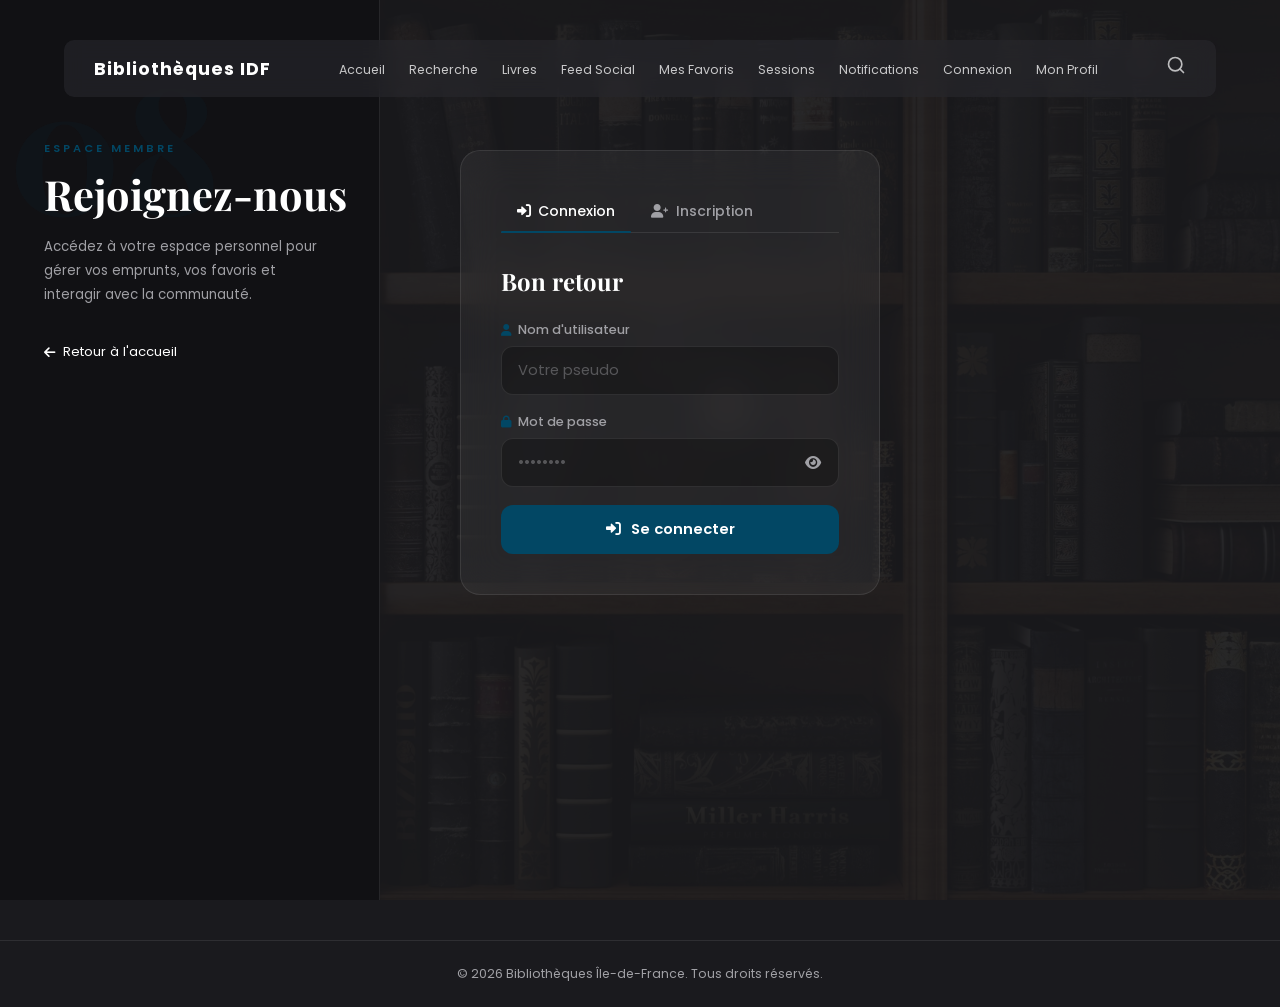
<file: frontend/notifications.html>
<!DOCTYPE html>
<html lang="fr">
<head>
    <meta charset="UTF-8">
    <meta name="viewport" content="width=device-width, initial-scale=1.0">
    <title>Notifications - Bibliothèques d'Île‑de‑France</title>
    <link rel="stylesheet" href="css/notification.css">
    <link rel="stylesheet" href="https://cdnjs.cloudflare.com/ajax/libs/font-awesome/6.0.0/css/all.min.css">
    <link href="https://fonts.googleapis.com/css2?family=Poppins:wght@300;400;500;600;700&family=Playfair+Display:wght@700&display=swap" rel="stylesheet">
    <link rel="icon" href="resources/logo_pic.png" type="image/png">
</head>
<body>
<div class="main-wrapper">

    <div class="background-image"></div>

    <!-- Nav -->
    <nav>
        <div class="logo">
            Bibliothèques IDF
        </div>
        <ul class="nav-links">
            <li><a href="MyFeed.html">Accueil</a></li>
            <li><a href="recherche.html">Recherche</a></li>
            <li><a href="livres.html">Livres</a></li>
            <li><a href="feed.html">Feed Social</a></li>
            <li><a href="favoris.html">Mes Favoris</a></li>
            <li><a href="sessions.html">Sessions</a></li>
            <li><a href="notifications.html">Notifications</a></li>
            <li><a href="login.html" id="auth-link">Connexion</a></li>
            <li><a href="profile.html">Mon Profil</a></li>
        </ul>
        <div class="search-icon">
            <svg width="20" height="20" viewBox="0 0 24 24" fill="none" stroke="white" stroke-width="2" stroke-linecap="round" stroke-linejoin="round">
                <circle cx="11" cy="11" r="8"></circle>
                <line x1="21" y1="21" x2="16.65" y2="16.65"></line>
            </svg>
        </div>
    </nav>

    <main class="content-overlay">

        <!-- En-tête page -->
        <div class="page-header">
            <div class="page-header-left">
                <div class="page-eyebrow">Espace Personnel</div>
                <h1>Notifications</h1>
                <p class="page-desc">Restez informé de vos réservations, retours de livres et actualités de vos bibliothèques.</p>
            </div>
            <div class="page-header-right">
                <div class="unread-badge" id="unread-count-badge">
                    <i class="fas fa-bell"></i>
                    <span id="unread-count">0</span> non lues
                </div>
            </div>
        </div>

        <!-- Toolbar -->
        <div class="notif-toolbar">
            <div class="filter-buttons">
                <button class="filter-btn active" data-filter="tous" onclick="filterNotifications('tous')">
                    <i class="fas fa-list"></i> Toutes
                </button>
                <button class="filter-btn" data-filter="non-lues" onclick="filterNotifications('non-lues')">
                    <i class="fas fa-circle"></i> Non lues
                </button>
                <button class="filter-btn" data-filter="lues" onclick="filterNotifications('lues')">
                    <i class="fas fa-check-circle"></i> Lues
                </button>
            </div>
            <div class="action-buttons">
                <button class="btn-action" onclick="marquerToutesCommeLues()">
                    <i class="fas fa-check-double"></i> Tout marquer comme lu
                </button>
                <button class="btn-action btn-action-outline" onclick="supprimerNotificationsLues()">
                    <i class="fas fa-broom"></i> Nettoyer
                </button>
            </div>
        </div>

        <!-- Liste -->
        <div id="notifications-container">
            <p class="info-message"><i class="fas fa-spinner fa-spin"></i> Chargement...</p>
        </div>

    </main>

    <footer>
        <p>&copy; 2026 Bibliothèques Île-de-France. Tous droits réservés.</p>
    </footer>
</div>

<script src="js/api.js"></script>
<script src="js/notifications.js"></script>

</body>
</html>
</file>
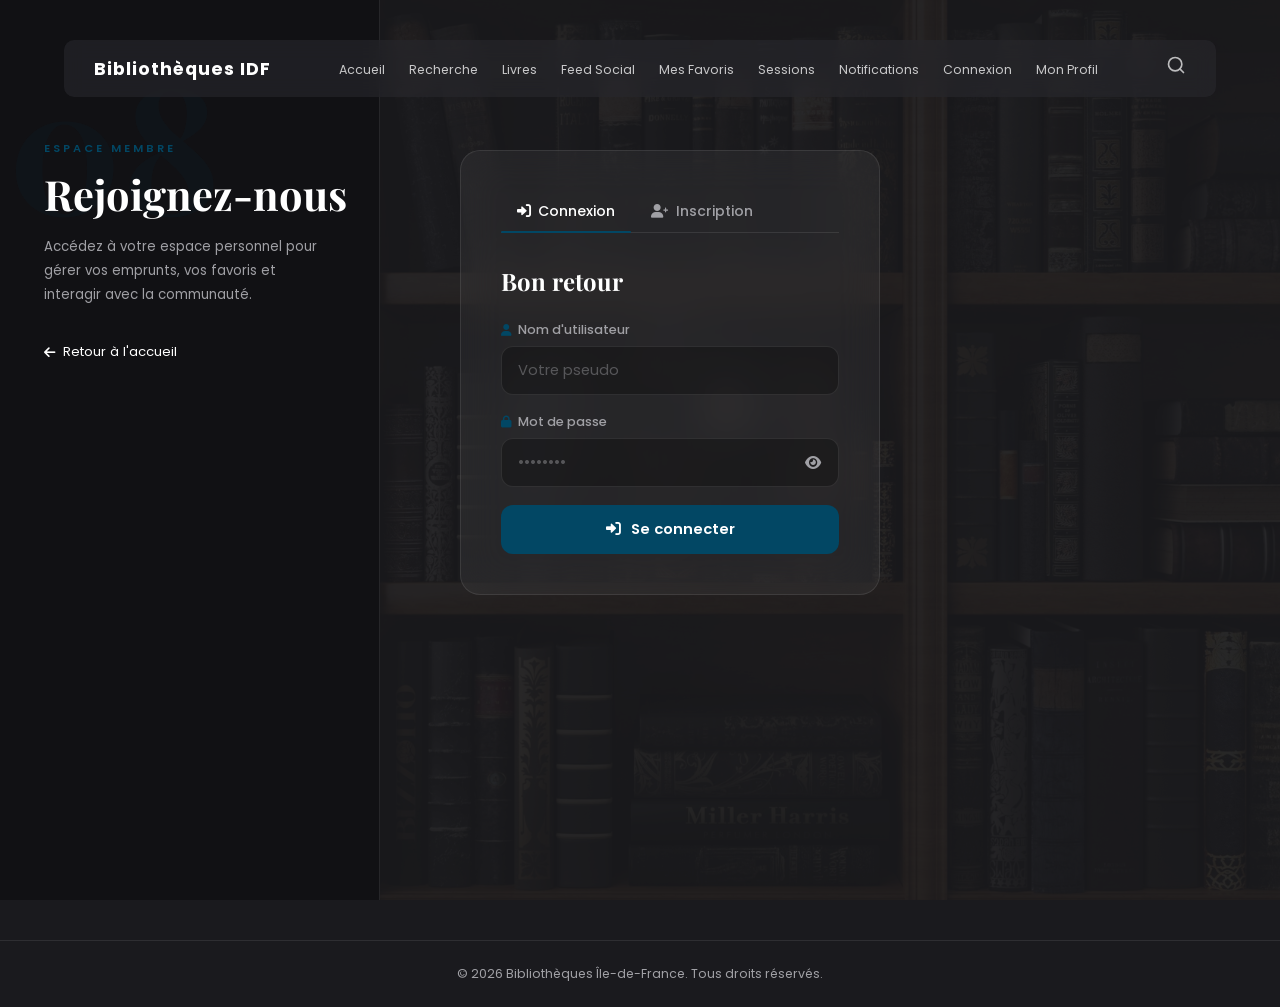
<file: frontend/profile.html>
<!DOCTYPE html>
<html lang="fr">
<head>
    <meta charset="UTF-8">
    <meta name="viewport" content="width=device-width, initial-scale=1.0">
    <title>Mon Profil - Bibliothèques d'Île‑de‑France</title>
    <link rel="stylesheet" href="css/profile.css">
    <link rel="stylesheet" href="https://cdnjs.cloudflare.com/ajax/libs/font-awesome/6.0.0/css/all.min.css">
    <link href="https://fonts.googleapis.com/css2?family=Poppins:wght@300;400;500&family=Playfair+Display:wght@700&display=swap" rel="stylesheet">
    <link rel="icon" href="resources/logo_pic.png" type="image/png">
</head>
<body>
<div class="main-wrapper">
    <div class="background-image"></div>

    <nav>
        <div class="logo">Bibliothèques IDF</div>
        <ul class="nav-links">
            <li><a href="MyFeed.html">Accueil</a></li>
            <li><a href="recherche.html">Recherche</a></li>
            <li><a href="livres.html">Livres</a></li>
            <li><a href="feed.html">Feed Social</a></li>
            <li><a href="favoris.html">Mes Favoris</a></li>
            <li><a href="sessions.html">Sessions</a></li>
            <li><a href="notifications.html">Notifications</a></li>
            <li><a href="login.html" id="auth-link">Connexion</a></li>
            <li><a href="profile.html">Mon Profil</a></li>
        </ul>
        <div class="search-icon">
            <svg width="20" height="20" viewBox="0 0 24 24" fill="none" stroke="white" stroke-width="2" stroke-linecap="round" stroke-linejoin="round">
                <circle cx="11" cy="11" r="8"></circle>
                <line x1="21" y1="21" x2="16.65" y2="16.65"></line>
            </svg>
        </div>
    </nav>

    <main role="main">
        <div class="profil-container">

            <!-- Bannière + Avatar -->
            <div class="profil-banner-card">
                <div class="banner-cover" id="banner-cover" onclick="document.getElementById('banner-input').click()" title="Changer la bannière">
                    <div class="banner-cover-overlay">
                        <i class="fas fa-camera"></i> Changer la bannière
                    </div>
                </div>
                <input type="file" id="banner-input" accept="image/*" style="display:none">

                <div class="banner-bottom">
                    <div class="avatar" id="avatar-initiale" onclick="document.getElementById('photo-input').click()" title="Changer la photo">
                        ?
                        <div class="avatar-overlay"><i class="fas fa-camera"></i></div>
                    </div>
                    <input type="file" id="photo-input" accept="image/*" style="display:none">

                    <div class="banner-info">
                        <h1 id="banner-username">Chargement...</h1>
                        <p class="banner-ville"><i class="fas fa-map-marker-alt"></i> <span id="banner-ville-text">–</span></p>
                    </div>

                    <div class="stats-row">
                        <div class="stat-item">
                            <span class="stat-num" id="stat-posts">–</span>
                            <span class="stat-label">Posts</span>
                        </div>
                        <div class="stat-item">
                            <span class="stat-num" id="stat-favoris">–</span>
                            <span class="stat-label">Favoris</span>
                        </div>
                        <div class="stat-item">
                            <span class="stat-num" id="stat-avis">–</span>
                            <span class="stat-label">Avis</span>
                        </div>
                    </div>
                </div>
            </div>

            <!-- Informations générales -->
            <div class="profil-card">
                <h2><i class="fas fa-user"></i> Mes informations</h2>
                <div class="message success" id="msg-profil-ok">Profil mis à jour avec succès.</div>
                <div class="message error"   id="msg-profil-err"></div>

                <form id="form-profil">
                    <div class="form-row">
                        <div class="form-group">
                            <label for="username">Nom d'utilisateur</label>
                            <input type="text" id="username" name="username" required>
                        </div>
                        <div class="form-group">
                            <label for="email">Email</label>
                            <input type="email" id="email" name="email" required>
                        </div>
                    </div>
                    <div class="form-row">
                        <div class="form-group">
                            <label for="ville">Ville</label>
                            <input type="text" id="ville" name="ville" placeholder="Ex: Paris, Lyon...">
                        </div>
                        <div class="form-group">
                            <label for="dateNaissance">Date de naissance</label>
                            <input type="date" id="dateNaissance" name="dateNaissance">
                        </div>
                    </div>
                    <div class="form-group">
                        <label for="bio">Bio</label>
                        <textarea id="bio" name="bio" rows="3" maxlength="500" placeholder="Parlez de vous, de vos lectures préférées..."></textarea>
                        <span class="char-counter"><span id="bio-count">0</span>/500</span>
                    </div>
                    <button type="submit" class="btn-submit">
                        <i class="fas fa-save"></i> Enregistrer les modifications
                    </button>
                </form>
            </div>

            <!-- Mes Favoris -->
            <div class="profil-card">
                <h2><i class="fas fa-heart"></i> Mes Bibliothèques Favorites</h2>
                <div id="favoris-list" class="cards-grid">
                    <div class="loading-spinner"><i class="fas fa-spinner fa-spin"></i> Chargement...</div>
                </div>
            </div>

            <!-- Mes Avis -->
            <div class="profil-card">
                <h2><i class="fas fa-star"></i> Mes Avis</h2>
                <div id="avis-list" class="avis-grid">
                    <div class="loading-spinner"><i class="fas fa-spinner fa-spin"></i> Chargement...</div>
                </div>
            </div>

            <!-- Mes Posts -->
            <div class="profil-card">
                <h2><i class="fas fa-pen-nib"></i> Mes Publications</h2>
                <div id="posts-list" class="posts-grid">
                    <div class="loading-spinner"><i class="fas fa-spinner fa-spin"></i> Chargement...</div>
                </div>
            </div>

            <!-- Changer le mot de passe -->
            <div class="profil-card">
                <h2><i class="fas fa-lock"></i> Changer le mot de passe</h2>
                <div class="message success" id="msg-pwd-ok">Mot de passe changé avec succès.</div>
                <div class="message error"   id="msg-pwd-err"></div>

                <form id="form-password">
                    <div class="form-group">
                        <label for="ancien-pwd">Ancien mot de passe</label>
                        <input type="password" id="ancien-pwd" required>
                    </div>
                    <div class="form-group">
                        <label for="nouveau-pwd">Nouveau mot de passe</label>
                        <input type="password" id="nouveau-pwd" required minlength="6">
                    </div>
                    <div class="form-group">
                        <label for="confirm-pwd">Confirmer le nouveau mot de passe</label>
                        <input type="password" id="confirm-pwd" required minlength="6">
                    </div>
                    <button type="submit" class="btn-submit">
                        <i class="fas fa-key"></i> Changer le mot de passe
                    </button>
                </form>
            </div>

            <!-- Zone danger -->
            <div class="profil-card danger-card">
                <h2><i class="fas fa-exclamation-triangle"></i> Zone dangereuse</h2>
                <p class="danger-desc">La suppression de votre compte est <strong>irréversible</strong>. Toutes vos données (posts, avis, favoris) seront définitivement supprimées.</p>
                <button id="btn-delete-account" class="btn-danger">
                    <i class="fas fa-trash"></i> Supprimer mon compte
                </button>
            </div>

        </div>
    </main>
</div>

<!-- Modal confirmation suppression -->
<div id="modal-delete" class="modal-overlay" style="display:none">
    <div class="modal-box">
        <h3><i class="fas fa-exclamation-triangle"></i> Confirmer la suppression</h3>
        <p>Êtes-vous sûr de vouloir supprimer votre compte ? Cette action est <strong>irréversible</strong>.</p>
        <div class="modal-actions">
            <button id="modal-cancel" class="btn-cancel">Annuler</button>
            <button id="modal-confirm" class="btn-danger">Oui, supprimer</button>
        </div>
    </div>
</div>

<script src="js/api.js"></script>
<script src="js/auth.js"></script>
<script src="js/profile.js"></script>
</body>
</html>
</file>
<file: frontEnd/css/favoris.css>
@import url('https://fonts.googleapis.com/css2?family=Playfair+Display:wght@700&family=Poppins:wght@300;400;500&display=swap');

:root {
    --bg-dark: #1a1a1e;
    --bg-overlay: rgba(26, 26, 30, 0.85);
    --text-white: #ffffff;
    --text-gray: #a0a0a5;
    --accent-orange: rgba(2, 71, 100, 0.65);
    --nav-bg: rgba(40, 40, 45, 0.6);
    --dark: #1a1a1e; /* Ajout de la variable manquante */
}

* {
    margin: 0;
    padding: 0;
    box-sizing: border-box;
}

body {
    font-family: 'Poppins', sans-serif;
    background-color: var(--bg-dark);
    color: var(--text-white);
    overflow-x: hidden; /* Empêche le défilement horizontal */
}

.main-wrapper {
    position: relative;
    width: 100%;
    min-height: 100vh;
}

/* Background Image */
.background-image {
    position: fixed; /* Changé en fixed pour couvrir tout l'arrière-plan */
    top: 0;
    right: 0;
    width: 70%;
    height: 100%;
    background-image: url('../resources/biblio.jpg'); /* Chemin corrigé relatif au dossier css/ */
    background-size: cover;
    background-position: center;
    z-index: 1;
}

.background-image::after {
    content: '';
    position: absolute;
    top: 0;
    left: 0;
    width: 100%;
    height: 100%;
    background: linear-gradient(to right, var(--bg-dark) 0%, transparent 20%);
}

/* Sidebar / Content Area */
.sidebar {
    position: relative;
    width: 35%;
    min-height: 100vh;
    background-color: var(--bg-dark);
    z-index: 10;
    padding: 120px 60px 80px; /* Augmenté le padding top pour laisser de la place au nav */
    display: flex;
    flex-direction: column;
    justify-content: center;
    box-shadow: 20px 0 50px rgba(0,0,0,0.5);
}

.big-number {
    position: absolute;
    top: 10%;
    left: 40px;
    font-size: 25rem;
    font-weight: 700;
    color: rgba(255, 255, 255, 0.03);
    line-height: 1;
    z-index: -1;
    pointer-events: none;
}

.interior-label {
    text-transform: uppercase;
    letter-spacing: 3px;
    font-size: 0.8rem;
    color: var(--text-gray);
    margin-bottom: 20px;
}

h1 {
    font-family: 'Playfair Display', serif;
    font-size: 4rem; /* Réduit de 8rem à 4rem pour une meilleure lisibilité */
    line-height: 1.1;
    margin-bottom: 40px;
}

.description {
    color: var(--text-gray);
    font-size: 0.95rem;
    line-height: 1.8;
    max-width: 300px;
    margin-bottom: 60px;
}

.read-more {
    text-decoration: none;
    color: var(--text-white);
    font-size: 0.9rem;
    border-bottom: 1px solid var(--text-gray);
    padding-bottom: 5px;
    width: fit-content;
    transition: 0.3s;
}

.read-more:hover {
    color: var(--accent-orange);
    border-color: var(--accent-orange);
}

/* Navigation */
nav {
    position: fixed; /* Changé en fixed pour rester visible au scroll */
    top: 40px;
    left: 50%;
    transform: translateX(-50%);
    width: 90%;
    max-width: 1200px;
    background-color: var(--nav-bg);
    backdrop-filter: blur(10px);
    -webkit-backdrop-filter: blur(10px);
    display: flex;
    align-items: center;
    justify-content: space-between;
    padding: 15px 30px;
    z-index: 100;
    border-radius: 10px;
    flex-wrap: wrap;
    gap: 20px;
}

.logo {
    font-weight: 700;
    font-size: 1.2rem;
    letter-spacing: 1px;
}

.nav-links {
    display: flex;
    list-style: none;
    gap: 10px;
    flex-wrap: wrap;
    justify-content: center;
    flex: 1;
}

.nav-links a {
    text-decoration: none;
    color: var(--text-white);
    font-size: 0.8rem;
    opacity: 0.8;
    transition: 0.3s;
    padding: 8px 10px;
    border-radius: 5px;
    white-space: nowrap;
}

.nav-links a:hover {
    opacity: 1;
    background-color: rgba(230, 126, 69, 0.2);
}

.search-icon {
    cursor: pointer;
}

/* --- CONTENT AREA --- */
.content-overlay {
    position: relative;
    z-index: 5;
    padding: 150px 5% 50px 37%;
}

h1, .section-title {
    font-family: 'Playfair Display', serif;
    margin-bottom: 30px;
}

h1 { font-size: 4rem; }
.section-title { font-size: 2.5rem; }

/* --- FORM & INPUTS (Mêmes propriétés partout) --- */
.search-form-container {
    background: rgba(255, 255, 255, 0.05);
    backdrop-filter: blur(10px);
    padding: 30px;
    border-radius: 15px;
    border: 1px solid rgba(255, 255, 255, 0.1);
    max-width: 700px;
    margin-bottom: 50px;
}
/* --- SECTION FAVORIS --- */

/* On réutilise la grille pour afficher les favoris proprement */
#favoris-container {
    display: grid;
    grid-template-columns: repeat(auto-fill, minmax(320px, 1fr));
    gap: 25px;
    margin-top: 20px;
}

/* La carte favorite (identique à library-card ou book-card) */
.favorite-card {
    background: rgba(255, 255, 255, 0.05);
    backdrop-filter: blur(10px);
    border: 1px solid rgba(255, 255, 255, 0.1);
    padding: 25px;
    border-radius: 15px;
    transition: 0.3s ease;
    position: relative;
    overflow: hidden;
}

.favorite-card:hover {
    transform: translateY(-5px);
    background: rgba(255, 255, 255, 0.08);
    border-color: var(--accent-orange);
}

.favorite-card h3 {
    font-family: 'Playfair Display', serif;
    font-size: 1.5rem;
    margin-bottom: 10px;
    color: var(--text-white);
}

.favorite-card p {
    font-size: 0.9rem;
    color: var(--text-gray);
    margin-bottom: 8px;
}

/* Petit badge ou bouton de suppression */
.remove-favorite {
    margin-top: 15px;
    background: transparent;
    border: 1px solid rgba(255, 0, 0, 0.3);
    color: #ff6b6b;
    padding: 6px 12px;
    border-radius: 8px;
    font-size: 0.8rem;
    cursor: pointer;
    transition: 0.3s;
}

.remove-favorite:hover {
    background: rgba(255, 107, 107, 0.2);
    border-color: #ff6b6b;
}
</file>
<file: frontend/css/favoris.css>
@import url('https://fonts.googleapis.com/css2?family=Playfair+Display:wght@700&family=Poppins:wght@300;400;500;600;700&display=swap');

:root {
    --bg-dark: #1a1a1e;
    --text-white: #ffffff;
    --text-gray: #a0a0a5;
    --accent: rgb(2, 71, 100);
    --accent-light: rgba(2, 71, 100, 0.18);
    --accent-hover: #015f87;
    --glass-bg: rgba(255, 255, 255, 0.05);
    --glass-border: rgba(255, 255, 255, 0.09);
    --nav-bg: rgba(40, 40, 45, 0.6);
    --success: #34d399;
    --danger: #f87171;
    --card-radius: 18px;
}

* {
    margin: 0;
    padding: 0;
    box-sizing: border-box;
}

body {
    font-family: 'Poppins', sans-serif;
    background: var(--bg-dark);
    color: var(--text-white);
    overflow-x: hidden;
    min-height: 100vh;
}

/* ── Background ──────────────────────────────────────────── */
.main-wrapper {
    position: relative;
    min-height: 100vh;
}

.background-image {
    position: fixed;
    inset: 0;
    background: url('../resources/biblio.jpg') center/cover;
    z-index: 0;
}

.background-image::after {
    content: '';
    position: absolute;
    inset: 0;
    background: rgba(26, 26, 30, 0.93);
}

/* ── Nav ─────────────────────────────────────────────────── */
/* Navigation */
nav {
    position: fixed; /* Changé en fixed pour rester visible au scroll */
    top: 40px;
    left: 50%;
    transform: translateX(-50%);
    width: 90%;
    max-width: 1200px;
    background-color: var(--nav-bg);
    backdrop-filter: blur(10px);
    -webkit-backdrop-filter: blur(10px);
    display: flex;
    align-items: center;
    justify-content: space-between;
    padding: 15px 30px;
    z-index: 100;
    border-radius: 10px;
    flex-wrap: wrap;
    gap: 20px;
}

.logo {
    font-weight: 700;
    font-size: 1.1rem;
    letter-spacing: 1px;
    white-space: nowrap;
    color: var(--text-white);
    display: flex;
    align-items: center;
    gap: 10px;
}

#logo_pic {
    width: 36px;
    height: 36px;
    object-fit: cover;
    border-radius: 50%;
    transition: rotate 0.6s ease;
}

#logo_pic:hover { rotate: 180deg; }

.nav-links {
    display: flex;
    list-style: none;
    gap: 4px;
    flex-wrap: wrap;
    justify-content: center;
    flex: 1;
}

.nav-links a {
    text-decoration: none;
    color: var(--text-white);
    font-size: 0.78rem;
    opacity: 0.75;
    transition: 0.2s;
    padding: 6px 10px;
    border-radius: 8px;
    white-space: nowrap;
}

.nav-links a:hover {
    opacity: 1;
    background: rgba(255, 255, 255, 0.08);
    color: var(--text-white);
}

.search-icon {
    cursor: pointer;
    opacity: 0.7;
    transition: opacity 0.2s;
}

.search-icon:hover { opacity: 1; }

/* ── Sidebar ─────────────────────────────────────────────── */
.sidebar {
    position: fixed;
    width: 290px;
    height: 100vh;
    background: #111114;
    z-index: 10;
    padding: 140px 36px 60px;
    display: flex;
    flex-direction: column;
    border-right: 1px solid var(--glass-border);
}

.big-number {
    position: absolute;
    top: 6%;
    left: 8px;
    font-size: 14rem;
    font-weight: 700;
    color: rgba(2, 71, 100, 0.07);
    line-height: 1;
    z-index: -1;
    pointer-events: none;
    font-family: 'Playfair Display', serif;
}

.interior-label {
    text-transform: uppercase;
    letter-spacing: 3px;
    font-size: 0.7rem;
    color: var(--accent);
    margin-bottom: 14px;
    font-weight: 600;
}

.sidebar h1 {
    font-family: 'Playfair Display', serif;
    font-size: 2.6rem;
    line-height: 1.1;
    margin-bottom: 18px;
    color: var(--text-white);
}

.description {
    color: var(--text-gray);
    font-size: 0.83rem;
    line-height: 1.8;
    margin-bottom: 36px;
}

.read-more {
    text-decoration: none;
    color: #ffffff;
    font-size: 0.82rem;
    display: flex;
    align-items: center;
    gap: 8px;
    transition: color 0.2s;
}

.read-more:hover { color: var(--text-gray); }

/* ── Content overlay ─────────────────────────────────────── */
.content-overlay {
    position: relative;
    z-index: 5;
    padding: 150px 40px 80px 350px;
    min-height: 100vh;
    display: flex;
    flex-direction: column;
    gap: 24px;
}

/* ── Section titles ──────────────────────────────────────── */
.section-title {
    font-family: 'Playfair Display', serif;
    font-size: 1.6rem;
    margin-bottom: 20px;
    color: var(--text-white);
}

.section-title-small {
    font-size: 0.78rem;
    font-weight: 600;
    color: var(--text-gray);
    text-transform: uppercase;
    letter-spacing: 1.2px;
    display: flex;
    align-items: center;
    gap: 8px;
    margin-bottom: 14px;
}

.section-title-small::before {
    content: '';
    display: block;
    width: 3px;
    height: 14px;
    background: var(--accent);
    border-radius: 2px;
}

/* ── Grille des favoris ──────────────────────────────────── */
#favoris-container {
    display: grid;
    grid-template-columns: repeat(auto-fill, minmax(300px, 1fr));
    gap: 20px;
}

/* ── Cards ───────────────────────────────────────────────── */
.card {
    background: var(--glass-bg);
    backdrop-filter: blur(16px);
    -webkit-backdrop-filter: blur(16px);
    border: 1px solid var(--glass-border);
    border-radius: var(--card-radius);
    padding: 22px 24px;
    transition: transform 0.2s, border-color 0.2s;
    animation: fadeIn 0.4s ease;
    display: flex;
    flex-direction: column;
    gap: 10px;
}

.card:hover {
    transform: translateY(-4px);
    border-color: rgba(2, 71, 100, 0.4);
}

.card-header {
    display: flex;
    justify-content: space-between;
    align-items: center;
    padding-bottom: 14px;
    border-bottom: 1px solid var(--glass-border);
    flex-wrap: wrap;
    gap: 8px;
}

.card-title {
    font-size: 0.98rem;
    font-weight: 700;
    color: var(--text-white);
    line-height: 1.3;
}

.card > p {
    font-size: 0.83rem;
    color: var(--text-gray);
    display: flex;
    align-items: baseline;
    gap: 5px;
    padding: 5px 0;
    border-bottom: 1px solid rgba(255,255,255,0.04);
    line-height: 1.5;
}

.card > p:last-of-type { border-bottom: none; }

.card > p strong {
    color: rgba(255,255,255,0.6);
    font-weight: 500;
    flex-shrink: 0;
    white-space: nowrap;
}

/* ── Badges ──────────────────────────────────────────────── */
.badge {
    font-size: 0.68rem;
    font-weight: 600;
    padding: 4px 10px;
    border-radius: 20px;
    text-transform: uppercase;
    letter-spacing: 0.5px;
    white-space: nowrap;
}

.badge-success {
    background: rgba(52, 211, 153, 0.1);
    border: 1px solid rgba(52, 211, 153, 0.25);
    color: var(--success);
}

/* ── Actions ─────────────────────────────────────────────── */
.card-actions {
    margin-top: 6px;
}

.btn {
    display: inline-flex;
    align-items: center;
    gap: 8px;
    padding: 10px 16px;
    border-radius: 10px;
    font-family: 'Poppins', sans-serif;
    font-size: 0.82rem;
    font-weight: 600;
    cursor: pointer;
    transition: all 0.2s;
    text-decoration: none;
    border: none;
}

.btn-danger {
    width: 100%;
    justify-content: center;
    background: rgba(248, 113, 113, 0.08);
    border: 1px solid rgba(248, 113, 113, 0.2);
    color: var(--danger);
}

.btn-danger:hover {
    background: rgba(248, 113, 113, 0.18);
    border-color: var(--danger);
    transform: translateY(-1px);
}

/* ── Messages ────────────────────────────────────────────── */
.info-message {
    grid-column: 1 / -1;
    text-align: center;
    color: var(--text-gray);
    font-size: 0.86rem;
    padding: 40px 28px;
    background: var(--glass-bg);
    border: 1px dashed var(--glass-border);
    border-radius: var(--card-radius);
    display: flex;
    align-items: center;
    justify-content: center;
    gap: 10px;
}

.error-message {
    grid-column: 1 / -1;
    text-align: center;
    color: var(--danger);
    font-size: 0.86rem;
    padding: 28px;
    background: rgba(248, 113, 113, 0.06);
    border: 1px solid rgba(248, 113, 113, 0.2);
    border-radius: var(--card-radius);
}

/* ── Footer ──────────────────────────────────────────────── */
footer {
    position: relative;
    z-index: 5;
    text-align: center;
    padding: 24px;
    color: var(--text-gray);
    font-size: 0.78rem;
    border-top: 1px solid var(--glass-border);
    margin-top: 40px;
}

/* ── Animations ──────────────────────────────────────────── */
@keyframes fadeIn {
    from { opacity: 0; transform: translateY(6px); }
    to   { opacity: 1; transform: translateY(0); }
}

/* ── Responsive ──────────────────────────────────────────── */
@media (max-width: 1100px) {
    .sidebar { display: none; }
    .content-overlay { padding: 140px 20px 60px; }
}

@media (max-width: 768px) {
    #favoris-container { grid-template-columns: 1fr; }
    nav { top: 12px; padding: 10px 16px; }
}

@media (max-width: 480px) {
    .content-overlay { padding: 90px 14px 50px; }
}

/* ── Deux boutons côte à côte dans card-actions ─────────── */
.card-actions {
    margin-top: 6px;
    display: flex;
    gap: 10px;
}

.btn-note {
    flex: 1;
    justify-content: center;
    background: rgba(2, 71, 100, 0.12);
    border: 1px solid rgba(2, 71, 100, 0.3);
    color: rgb(2, 71, 100);
    font-family: 'Poppins', sans-serif;
    font-size: 0.82rem;
    font-weight: 600;
    padding: 10px 16px;
    border-radius: 10px;
    cursor: pointer;
    display: flex;
    align-items: center;
    gap: 6px;
    transition: all 0.2s;
}

.btn-note:hover {
    background: rgba(2, 71, 100, 0.25);
    border-color: rgb(2, 71, 100);
    transform: translateY(-1px);
}

.btn-danger {
    flex: 1;
}

/* ── Description inline sous la carte ───────────────────── */
.card-description {
    margin-top: 4px;
    font-size: 0.8rem;
    color: var(--text-gray);
    font-style: italic;
    line-height: 1.5;
    padding: 8px 12px;
    background: rgba(255,255,255,0.03);
    border: 1px solid var(--glass-border);
    border-radius: 8px;
}

/* ── Textarea description ────────────────────────────────── */
.description-textarea {
    width: 100%;
    background: rgba(0, 0, 0, 0.28);
    border: 1px solid var(--glass-border);
    padding: 10px 14px;
    border-radius: 10px;
    color: var(--text-white);
    font-family: 'Poppins', sans-serif;
    font-size: 0.82rem;
    outline: none;
    resize: none;
    transition: all 0.25s;
    margin-top: 8px;
}

.description-textarea::placeholder {
    color: rgba(160,160,165,0.45);
}

.description-textarea:focus {
    border-color: rgba(2, 71, 100, 0.7);
    background: rgba(0,0,0,0.45);
    box-shadow: 0 0 0 3px rgba(2,71,100,0.15);
}

.description-save-btn {
    margin-top: 6px;
    background: var(--accent);
    color: var(--text-white);
    border: none;
    padding: 7px 14px;
    border-radius: 8px;
    font-family: 'Poppins', sans-serif;
    font-size: 0.78rem;
    font-weight: 600;
    cursor: pointer;
    transition: all 0.2s;
    display: inline-flex;
    align-items: center;
    gap: 6px;
}

.description-save-btn:hover {
    background: var(--accent-hover);
    transform: translateY(-1px);
}
</file>
<file: frontEnd/css/recherche.css>
@import url('https://fonts.googleapis.com/css2?family=Playfair+Display:wght@700&family=Poppins:wght@300;400;500&display=swap');

:root {
    --bg-dark: #1a1a1e;
    --bg-overlay: rgba(26, 26, 30, 0.85);
    --text-white: #ffffff;
    --text-gray: #a0a0a5;
    --accent-orange: rgba(2, 71, 100, 0.65);
    --nav-bg: rgba(40, 40, 45, 0.6);
    --dark: #1a1a1e; /* Ajout de la variable manquante */
}

* {
    margin: 0;
    padding: 0;
    box-sizing: border-box;
}

body {
    font-family: 'Poppins', sans-serif;
    background-color: var(--bg-dark);
    color: var(--text-white);
    overflow-x: hidden; /* Empêche le défilement horizontal */
}

.main-wrapper {
    position: relative;
    width: 100%;
    min-height: 100vh;
}

/* Background Image */
.background-image {
    position: fixed; /* Changé en fixed pour couvrir tout l'arrière-plan */
    top: 0;
    right: 0;
    width: 70%;
    height: 100%;
    background-image: url('../resources/biblio.jpg'); /* Chemin corrigé relatif au dossier css/ */
    background-size: cover;
    background-position: center;
    z-index: 1;
}

.background-image::after {
    content: '';
    position: absolute;
    top: 0;
    left: 0;
    width: 100%;
    height: 100%;
    background: linear-gradient(to right, var(--bg-dark) 0%, transparent 20%);
}

/* Sidebar / Content Area */
.sidebar {
    position: relative;
    width: 35%;
    min-height: 100vh;
    background-color: var(--bg-dark);
    z-index: 10;
    padding: 120px 60px 80px; /* Augmenté le padding top pour laisser de la place au nav */
    display: flex;
    flex-direction: column;
    justify-content: center;
    box-shadow: 20px 0 50px rgba(0,0,0,0.5);
}

.big-number {
    position: absolute;
    top: 10%;
    left: 40px;
    font-size: 25rem;
    font-weight: 700;
    color: rgba(255, 255, 255, 0.03);
    line-height: 1;
    z-index: -1;
    pointer-events: none;
}

.interior-label {
    text-transform: uppercase;
    letter-spacing: 3px;
    font-size: 0.8rem;
    color: var(--text-gray);
    margin-bottom: 20px;
}

h1 {
    font-family: 'Playfair Display', serif;
    font-size: 4rem; /* Réduit de 8rem à 4rem pour une meilleure lisibilité */
    line-height: 1.1;
    margin-bottom: 40px;
}

.description {
    color: var(--text-gray);
    font-size: 0.95rem;
    line-height: 1.8;
    max-width: 300px;
    margin-bottom: 60px;
}

.read-more {
    text-decoration: none;
    color: var(--text-white);
    font-size: 0.9rem;
    border-bottom: 1px solid var(--text-gray);
    padding-bottom: 5px;
    width: fit-content;
    transition: 0.3s;
}

.read-more:hover {
    color: var(--accent-orange);
    border-color: var(--accent-orange);
}

/* Navigation */
nav {
    position: fixed; /* Changé en fixed pour rester visible au scroll */
    top: 40px;
    left: 50%;
    transform: translateX(-50%);
    width: 90%;
    max-width: 1200px;
    background-color: var(--nav-bg);
    backdrop-filter: blur(10px);
    -webkit-backdrop-filter: blur(10px);
    display: flex;
    align-items: center;
    justify-content: space-between;
    padding: 15px 30px;
    z-index: 100;
    border-radius: 10px;
    flex-wrap: wrap;
    gap: 20px;
}

.logo {
    font-weight: 700;
    font-size: 1.2rem;
    letter-spacing: 1px;
}

.nav-links {
    display: flex;
    list-style: none;
    gap: 10px;
    flex-wrap: wrap;
    justify-content: center;
    flex: 1;
}

.nav-links a {
    text-decoration: none;
    color: var(--text-white);
    font-size: 0.8rem;
    opacity: 0.8;
    transition: 0.3s;
    padding: 8px 10px;
    border-radius: 5px;
    white-space: nowrap;
}

.nav-links a:hover {
    opacity: 1;
    background-color: rgba(230, 126, 69, 0.2);
}

.search-icon {
    cursor: pointer;
}
/* Main Content Overlay */
.content-overlay {
    position: relative;
    z-index: 5;
    padding: 150px 5% 50px 37%;
}

.section-title {
    font-size: 2.5rem;
    margin-bottom: 30px;
    font-family: 'Playfair Display', serif;
    color: var(--text-white);
}

/* Form Styles */
.search-form-container {
    background: rgba(255, 255, 255, 0.05);
    backdrop-filter: blur(10px);
    padding: 30px;
    border-radius: 15px;
    border: 1px solid rgba(255, 255, 255, 0.1);
    max-width: 600px;
    margin-bottom: 50px;
}

.form-group {
    margin-bottom: 20px;
    display: flex;
    flex-direction: column;
}

.form-group label {
    font-size: 0.9rem;
    color: var(--text-gray);
    margin-bottom: 8px;
}

.form-group input {
    background: rgba(0, 0, 0, 0.2);
    border: 1px solid rgba(255, 255, 255, 0.1);
    padding: 12px 15px;
    border-radius: 5px;
    color: white;
    outline: none;
    transition: 0.3s;
}

.form-group input:focus {
    border-color: var(--accent-orange);
}

.form-group small {
    margin-top: 5px;
    font-size: 0.75rem;
    color: var(--text-gray);
}

.form-row {
    display: flex;
    gap: 20px;
}

.form-row .form-group {
    flex: 1;
}

.btn {
    display: inline-block;
    padding: 12px 25px;
    border-radius: 15px;
    text-decoration: none;
    font-weight: 500;
    transition: 0.3s;
    border: none;
    cursor: pointer;
}

.btn-primary {
    background-color: var(--accent-orange);
    color: white;
    width: 100%; /* Bouton plus large pour le formulaire */
}
.btn-primary:hover
{
    background-color: #6b7280;
}

/* Results */
.results-section {
    margin-top: 50px;
}

.info-message {
    color: var(--text-gray);
    font-style: italic;
}

/* Footer */
footer {
    position: relative;
    z-index: 10;
    padding: 40px 0;
    background: var(--bg-dark);
    text-align: center;
}

/* Responsiveness */
@media (max-width: 1024px) {
    .sidebar {
        width: 100%;
        min-height: auto;
        padding: 150px 30px 50px;
    }
    .background-image {
        width: 100%;
        opacity: 0.3;
    }
    .content-overlay {
        padding: 50px 30px;
    }
    h1 {
        font-size: 3rem;
    }
}
</file>
<file: frontend/css/feed.css>
@import url('https://fonts.googleapis.com/css2?family=Playfair+Display:wght@700&family=Poppins:wght@300;400;500;600&display=swap');

:root {
    --bg-dark: #1a1a1e;
    --text-white: #ffffff;
    --text-gray: #a0a0a5;
    --accent: rgba(2, 71, 100, 0.85);
    --accent-solid: rgb(2, 71, 100);
    --accent-hover: rgba(2, 71, 100, 1);
    --glass-bg: rgba(255, 255, 255, 0.05);
    --glass-border: rgba(255, 255, 255, 0.1);
    --nav-bg: rgba(40, 40, 45, 0.6);
    --card-radius: 20px;
}

/* ── Reset ───────────────────────────────────────────────── */
* { margin: 0; padding: 0; box-sizing: border-box; }

body {
    font-family: 'Poppins', sans-serif;
    background-color: var(--bg-dark);
    color: var(--text-white);
    overflow-x: hidden;
    min-height: 100vh;
}

.main-wrapper { position: relative; width: 100%; min-height: 100vh; }

/* ── Background ──────────────────────────────────────────── */
.background-image {
    position: fixed; inset: 0;
    background-image: url('../resources/biblio.jpg');
    background-size: cover; background-position: center;
    z-index: 0;
}
.background-image::after {
    content: ''; position: absolute; inset: 0;
    background: rgba(26, 26, 30, 0.88);
}

/* ── Nav ─────────────────────────────────────────────────── */
/* Navigation */
nav {
    position: fixed; /* Changé en fixed pour rester visible au scroll */
    top: 40px;
    left: 50%;
    transform: translateX(-50%);
    width: 90%;
    max-width: 1200px;
    background-color: var(--nav-bg);
    backdrop-filter: blur(10px);
    -webkit-backdrop-filter: blur(10px);
    display: flex;
    align-items: center;
    justify-content: space-between;
    padding: 15px 30px;
    z-index: 100;
    border-radius: 10px;
    flex-wrap: wrap;
    gap: 20px;
}
.logo { font-weight: 700; font-size: 1.1rem; letter-spacing: 1px; white-space: nowrap; }
.nav-links { display: flex; list-style: none; gap: 4px; flex-wrap: wrap; justify-content: center; flex: 1; }
.nav-links a {
    text-decoration: none; color: var(--text-white);
    font-size: 0.78rem; opacity: 0.75; transition: 0.2s;
    padding: 6px 10px; border-radius: 8px; white-space: nowrap;
}
.nav-links a:hover { opacity: 1; background: rgba(255,255,255,0.08); }
.search-icon { cursor: pointer; opacity: 0.7; transition: opacity 0.2s; }
.search-icon:hover { opacity: 1; }

/* ── Content ─────────────────────────────────────────────── */
.content-overlay {
    position: relative; z-index: 5;
    max-width: 700px;
    width: 92%;
    margin: 0 auto;
    padding: 130px 0 80px;
    display: flex; flex-direction: column; gap: 20px;
}

/* ── Bannière bienvenue ───────────────────────────────────── */
.welcome-banner {
    background: linear-gradient(135deg, rgba(2,71,100,0.35), rgba(1,46,65,0.2));
    border: 1px solid rgba(2,71,100,0.4);
    border-radius: var(--card-radius);
    padding: 24px 28px;
    display: flex;
    align-items: center;
    justify-content: space-between;
    gap: 20px;
    flex-wrap: wrap;
    animation: fadeDown 0.6s ease;
}
.welcome-left { display: flex; align-items: center; gap: 16px; }
.welcome-avatar {
    width: 52px; height: 52px; border-radius: 50%;
    background: linear-gradient(135deg, var(--accent-solid), #012e41);
    display: flex; align-items: center; justify-content: center;
    font-size: 1.4rem; font-weight: 700; flex-shrink: 0;
    border: 2px solid rgba(255,255,255,0.15);
}
.welcome-text h2 { font-size: 1.15rem; font-weight: 600; margin-bottom: 3px; }
.welcome-text p  { font-size: 0.8rem; color: var(--text-gray); }
.welcome-stats { display: flex; gap: 20px; flex-wrap: wrap; }
.welcome-stat {
    display: flex; align-items: center; gap: 8px;
    font-size: 0.82rem; color: var(--text-gray);
    background: rgba(255,255,255,0.05);
    padding: 8px 14px; border-radius: 10px;
    border: 1px solid var(--glass-border);
}
.welcome-stat i { color: var(--accent-solid); font-size: 0.9rem; }

/* ── Compose ─────────────────────────────────────────────── */
.compose-section { animation: fadeDown 0.6s ease 0.1s both; }

.compose-box {
    background: var(--glass-bg);
    backdrop-filter: blur(20px);
    border: 1px solid var(--glass-border);
    border-radius: var(--card-radius);
    padding: 20px;
    display: flex; gap: 14px;
    transition: border-color 0.3s;
}
.compose-box:focus-within { border-color: rgba(2,71,100,0.5); }

.compose-avatar {
    width: 42px; height: 42px; border-radius: 50%;
    background: linear-gradient(135deg, var(--accent-solid), #012e41);
    display: flex; align-items: center; justify-content: center;
    font-weight: 700; font-size: 1rem; flex-shrink: 0;
    margin-top: 2px;
}
.compose-right { flex: 1; display: flex; flex-direction: column; gap: 12px; }

.compose-right textarea {
    width: 100%;
    background: rgba(0,0,0,0.25);
    border: 1px solid transparent;
    border-radius: 12px;
    color: var(--text-white);
    font-family: inherit; font-size: 0.92rem;
    padding: 12px 14px;
    resize: none; outline: none;
    transition: border-color 0.3s, background 0.3s;
    line-height: 1.6;
}
.compose-right textarea::placeholder { color: var(--text-gray); }
.compose-right textarea:focus {
    border-color: rgba(2,71,100,0.6);
    background: rgba(0,0,0,0.35);
}

.compose-footer { display: flex; align-items: center; justify-content: space-between; }
.compose-count { font-size: 0.75rem; color: var(--text-gray); }

.btn-post {
    background: var(--accent-solid);
    color: var(--text-white); border: none;
    border-radius: 10px; padding: 9px 20px;
    font-family: inherit; font-size: 0.88rem; font-weight: 600;
    cursor: pointer;
    display: flex; align-items: center; gap: 8px;
    transition: all 0.25s;
}
.btn-post:hover { background: #015f87; transform: translateY(-1px); box-shadow: 0 6px 20px rgba(2,71,100,0.4); }
.btn-post:active { transform: translateY(0); }
.btn-post:disabled { opacity: 0.55; cursor: not-allowed; transform: none; }

/* ── Feed titre ───────────────────────────────────────────── */
.feed-title {
    font-size: 1rem; font-weight: 600;
    color: var(--text-gray);
    display: flex; align-items: center; gap: 8px;
    padding-left: 4px;
}
.feed-title i { color: var(--accent-solid); }

/* ── Feed section ────────────────────────────────────────── */
.feed-section { display: flex; flex-direction: column; gap: 16px; animation: fadeDown 0.6s ease 0.2s both; }

#posts-list {
    display: flex;
    flex-direction: column;
    gap: 20px;
}

.feed-loading, .feed-empty, .feed-error {
    text-align: center; padding: 48px 20px;
    color: var(--text-gray); font-size: 0.92rem;
    display: flex; align-items: center; justify-content: center; gap: 10px;
    background: var(--glass-bg);
    border: 1px solid var(--glass-border);
    border-radius: var(--card-radius);
}
.feed-error { color: #f87171; }

/* ── Post card ───────────────────────────────────────────── */
.post-card {
    background: var(--glass-bg);
    backdrop-filter: blur(20px);
    border: 1px solid var(--glass-border);
    border-radius: var(--card-radius);
    padding: 26px 28px;
    display: flex; flex-direction: column; gap: 14px;
    transition: border-color 0.25s, transform 0.2s, box-shadow 0.2s;
    animation: fadeDown 0.4s ease;
}
.post-card:hover {
    border-color: rgba(255,255,255,0.16);
    transform: translateY(-2px);
    box-shadow: 0 12px 40px rgba(0,0,0,0.3);
}
.post-repost { border-left: 3px solid var(--accent-solid); }

/* Post header */
.post-header { display: flex; align-items: center; gap: 12px; }
.post-avatar {
    width: 40px; height: 40px; border-radius: 50%; flex-shrink: 0;
    background: linear-gradient(135deg, var(--accent-solid), #012e41);
    display: flex; align-items: center; justify-content: center;
    font-weight: 700; font-size: 0.95rem;
}
.post-meta { display: flex; flex-direction: column; gap: 2px; flex: 1; }
.post-author { font-weight: 600; font-size: 0.92rem; }
.post-biblio { font-size: 0.76rem; color: rgba(2,71,100,0.9); font-weight: 500; }
.post-biblio i { margin-right: 4px; }
.post-date { font-size: 0.73rem; color: var(--text-gray); }

/* Badge repost */
.repost-badge {
    font-size: 0.76rem; color: var(--text-gray);
    display: flex; align-items: center; gap: 6px;
}
.repost-badge i { color: var(--accent-solid); }

/* Post original embarqué */
.post-original-embed {
    background: rgba(0,0,0,0.25);
    border: 1px solid var(--glass-border);
    border-radius: 12px; padding: 14px 16px;
}
.embed-header { display: flex; align-items: center; gap: 8px; margin-bottom: 8px; }
.embed-avatar {
    width: 26px; height: 26px; border-radius: 50%;
    background: linear-gradient(135deg, #374151, #1f2937);
    display: flex; align-items: center; justify-content: center;
    font-size: 0.72rem; font-weight: 700;
}
.embed-author { font-weight: 600; font-size: 0.83rem; }
.embed-date { font-size: 0.7rem; color: var(--text-gray); margin-left: auto; }
.embed-contenu { font-size: 0.86rem; color: var(--text-gray); line-height: 1.55; }

/* Corps du post */
.post-body { font-size: 0.93rem; line-height: 1.7; color: var(--text-white); }

/* ── Résumé réactions ────────────────────────────────────── */
.reactions-summary {
    display: flex; align-items: center; gap: 6px;
    font-size: 0.8rem; color: var(--text-gray); min-height: 18px;
}
.reactions-emojis { font-size: 0.95rem; }

/* ── Barre d'actions ─────────────────────────────────────── */
.post-actions-bar {
    display: flex; gap: 2px; flex-wrap: wrap;
    border-top: 1px solid var(--glass-border);
    padding-top: 12px; margin-top: -2px;
}
.action-btn {
    display: flex; align-items: center; gap: 7px;
    background: transparent; border: none; color: var(--text-gray);
    font-family: inherit; font-size: 0.82rem; font-weight: 500;
    padding: 7px 14px; border-radius: 8px; cursor: pointer;
    transition: background 0.2s, color 0.2s;
    flex: 1; justify-content: center;
}
.action-btn:hover { background: rgba(255,255,255,0.07); color: var(--text-white); }
.action-btn.reacted { font-weight: 700; }

/* ── Reaction picker ─────────────────────────────────────── */
.reaction-wrapper { position: relative; flex: 1; }

.reaction-picker {
    position: absolute; bottom: calc(100% + 10px); left: 50%;
    transform: translateX(-50%);
    background: #1e1e2e;
    border: 1px solid var(--glass-border);
    border-radius: 50px; padding: 8px 10px;
    display: none; gap: 4px; z-index: 50;
    box-shadow: 0 8px 32px rgba(0,0,0,0.5);
    white-space: nowrap;
    animation: popIn 0.2s ease;
}
.reaction-picker.open { display: flex; }

.reaction-option {
    display: flex; flex-direction: column; align-items: center; gap: 3px;
    background: transparent; border: none; cursor: pointer;
    padding: 6px 9px; border-radius: 10px;
    transition: background 0.15s, transform 0.15s;
}
.reaction-option:hover, .reaction-option.active {
    background: rgba(255,255,255,0.1);
    transform: scale(1.3);
}
.reaction-emoji { font-size: 1.45rem; line-height: 1; }
.reaction-label { font-size: 0.6rem; color: var(--text-gray); }

/* ── Commentaires ────────────────────────────────────────── */
.comments-section {
    border-top: 1px solid var(--glass-border);
    padding-top: 14px;
    display: flex; flex-direction: column; gap: 10px;
}
.no-comments {
    font-size: 0.82rem; color: var(--text-gray);
    text-align: center; padding: 6px 0;
}
.comment-item { display: flex; gap: 10px; }
.comment-avatar {
    width: 30px; height: 30px; border-radius: 50%; flex-shrink: 0;
    background: linear-gradient(135deg, #374151, #1f2937);
    display: flex; align-items: center; justify-content: center;
    font-size: 0.75rem; font-weight: 700;
}
.comment-body { flex: 1; }
.comment-header { display: flex; align-items: center; gap: 8px; margin-bottom: 3px; }
.comment-author { font-weight: 600; font-size: 0.83rem; }
.comment-date { font-size: 0.7rem; color: var(--text-gray); }
.comment-text { font-size: 0.86rem; line-height: 1.55; margin-bottom: 5px; }
.reply-btn {
    background: none; border: none; color: var(--text-gray);
    font-size: 0.76rem; cursor: pointer; padding: 2px 6px;
    border-radius: 6px; transition: background 0.2s, color 0.2s;
    display: inline-flex; align-items: center; gap: 5px;
    font-family: inherit;
}
.reply-btn:hover { background: rgba(255,255,255,0.07); color: var(--text-white); }
.replies-list { margin-left: 14px; margin-top: 8px; display: flex; flex-direction: column; gap: 8px; }

.comment-form {
    display: flex; gap: 8px; align-items: center; margin-top: 4px;
}
.reply-form { margin-top: 8px; }
.comment-form input {
    flex: 1;
    background: rgba(0,0,0,0.25);
    border: 1px solid var(--glass-border);
    border-radius: 10px; color: var(--text-white);
    font-family: inherit; font-size: 0.86rem;
    padding: 9px 13px; outline: none;
    transition: border-color 0.3s;
}
.comment-form input:focus { border-color: rgba(2,71,100,0.5); }
.comment-form button {
    background: var(--accent-solid); border: none; color: white;
    border-radius: 10px; padding: 9px 14px; cursor: pointer;
    font-size: 0.85rem; transition: background 0.2s;
}
.comment-form button:hover { background: #015f87; }
.comment-form button:disabled { opacity: 0.5; cursor: not-allowed; }

/* ── Modal Repost ────────────────────────────────────────── */
.modal-overlay {
    position: fixed; inset: 0;
    background: rgba(0,0,0,0.7); z-index: 999;
    display: flex; align-items: center; justify-content: center; padding: 20px;
}
.modal-box {
    background: #1a1a24;
    border: 1px solid var(--glass-border);
    border-radius: 20px; padding: 30px;
    max-width: 420px; width: 100%;
    display: flex; flex-direction: column; gap: 14px;
    animation: fadeDown 0.25s ease;
}
.modal-box h3 { font-size: 1.1rem; display: flex; align-items: center; gap: 10px; }
.modal-box h3 i { color: var(--accent-solid); }
.modal-sub { font-size: 0.83rem; color: var(--text-gray); margin-top: -6px; }
.modal-box textarea {
    width: 100%; background: rgba(0,0,0,0.3);
    border: 1px solid var(--glass-border); border-radius: 12px;
    color: var(--text-white); font-family: inherit; font-size: 0.9rem;
    padding: 12px 14px; resize: none; outline: none;
    transition: border-color 0.3s;
}
.modal-box textarea:focus { border-color: rgba(2,71,100,0.5); }
.modal-actions { display: flex; gap: 10px; }
.btn-modal-cancel {
    flex: 1; padding: 11px;
    background: rgba(255,255,255,0.06);
    color: var(--text-white);
    border: 1px solid var(--glass-border);
    border-radius: 12px; font-family: inherit;
    font-size: 0.88rem; font-weight: 600; cursor: pointer;
    transition: background 0.2s;
}
.btn-modal-cancel:hover { background: rgba(255,255,255,0.1); }
.btn-modal-confirm {
    flex: 1; padding: 11px; background: var(--accent-solid);
    color: white; border: none; border-radius: 12px;
    font-family: inherit; font-size: 0.88rem; font-weight: 600;
    cursor: pointer;
    display: flex; align-items: center; justify-content: center; gap: 8px;
    transition: background 0.2s;
}
.btn-modal-confirm:hover { background: #015f87; }
.btn-modal-confirm:disabled { opacity: 0.55; cursor: not-allowed; }

/* ── Animations ──────────────────────────────────────────── */
@keyframes fadeDown {
    from { opacity: 0; transform: translateY(-10px); }
    to   { opacity: 1; transform: translateY(0); }
}
@keyframes popIn {
    from { opacity: 0; transform: translateX(-50%) scale(0.85); }
    to   { opacity: 1; transform: translateX(-50%) scale(1); }
}

/* ── Responsive ──────────────────────────────────────────── */
@media (max-width: 640px) {
    nav { top: 16px; padding: 10px 18px; width: 95%; }
    .content-overlay { padding-top: 110px; }
    .welcome-banner { flex-direction: column; align-items: flex-start; gap: 14px; }
    .welcome-stats { width: 100%; }
    .welcome-stat { flex: 1; justify-content: center; }
    .action-btn span { display: none; }
    .action-btn { padding: 7px 10px; }
    .reaction-picker { left: 0; transform: none; }
}
</file>
<file: frontEnd/css/livres.css>
@import url('https://fonts.googleapis.com/css2?family=Playfair+Display:wght@700&family=Poppins:wght@300;400;500&display=swap');

:root {
    --bg-dark: #1a1a1e;
    --bg-overlay: rgba(26, 26, 30, 0.85);
    --text-white: #ffffff;
    --text-gray: #a0a0a5;
    --accent-orange: rgba(2, 71, 100, 0.65);
    --nav-bg: rgba(40, 40, 45, 0.6);
    --dark: #1a1a1e; /* Ajout de la variable manquante */
}

* {
    margin: 0;
    padding: 0;
    box-sizing: border-box;
}

body {
    font-family: 'Poppins', sans-serif;
    background-color: var(--bg-dark);
    color: var(--text-white);
    overflow-x: hidden; /* Empêche le défilement horizontal */
}

.main-wrapper {
    position: relative;
    width: 100%;
    min-height: 100vh;
}

/* Background Image */
.background-image {
    position: fixed; /* Changé en fixed pour couvrir tout l'arrière-plan */
    top: 0;
    right: 0;
    width: 70%;
    height: 100%;
    background-image: url('../resources/biblio.jpg'); /* Chemin corrigé relatif au dossier css/ */
    background-size: cover;
    background-position: center;
    z-index: 1;
}

.background-image::after {
    content: '';
    position: absolute;
    top: 0;
    left: 0;
    width: 100%;
    height: 100%;
    background: linear-gradient(to right, var(--bg-dark) 0%, transparent 20%);
}

/* Sidebar / Content Area */
.sidebar {
    position: relative;
    width: 35%;
    min-height: 100vh;
    background-color: var(--bg-dark);
    z-index: 10;
    padding: 120px 60px 80px; /* Augmenté le padding top pour laisser de la place au nav */
    display: flex;
    flex-direction: column;
    justify-content: center;
    box-shadow: 20px 0 50px rgba(0,0,0,0.5);
}

.big-number {
    position: absolute;
    top: 10%;
    left: 40px;
    font-size: 25rem;
    font-weight: 700;
    color: rgba(255, 255, 255, 0.03);
    line-height: 1;
    z-index: -1;
    pointer-events: none;
}

.interior-label {
    text-transform: uppercase;
    letter-spacing: 3px;
    font-size: 0.8rem;
    color: var(--text-gray);
    margin-bottom: 20px;
}

h1 {
    font-family: 'Playfair Display', serif;
    font-size: 4rem; /* Réduit de 8rem à 4rem pour une meilleure lisibilité */
    line-height: 1.1;
    margin-bottom: 40px;
}

.description {
    color: var(--text-gray);
    font-size: 0.95rem;
    line-height: 1.8;
    max-width: 300px;
    margin-bottom: 60px;
}

.read-more {
    text-decoration: none;
    color: var(--text-white);
    font-size: 0.9rem;
    border-bottom: 1px solid var(--text-gray);
    padding-bottom: 5px;
    width: fit-content;
    transition: 0.3s;
}

.read-more:hover {
    color: var(--accent-orange);
    border-color: var(--accent-orange);
}

/* Navigation */
nav {
    position: fixed; /* Changé en fixed pour rester visible au scroll */
    top: 40px;
    left: 50%;
    transform: translateX(-50%);
    width: 90%;
    max-width: 1200px;
    background-color: var(--nav-bg);
    backdrop-filter: blur(10px);
    -webkit-backdrop-filter: blur(10px);
    display: flex;
    align-items: center;
    justify-content: space-between;
    padding: 15px 30px;
    z-index: 100;
    border-radius: 10px;
    flex-wrap: wrap;
    gap: 20px;
}

.logo {
    font-weight: 700;
    font-size: 1.2rem;
    letter-spacing: 1px;
}

.nav-links {
    display: flex;
    list-style: none;
    gap: 10px;
    flex-wrap: wrap;
    justify-content: center;
    flex: 1;
}

.nav-links a {
    text-decoration: none;
    color: var(--text-white);
    font-size: 0.8rem;
    opacity: 0.8;
    transition: 0.3s;
    padding: 8px 10px;
    border-radius: 5px;
    white-space: nowrap;
}

.nav-links a:hover {
    opacity: 1;
    background-color: rgba(230, 126, 69, 0.2);
}

.search-icon {
    cursor: pointer;
}
/* Main Content Overlay */
.content-overlay {
    position: relative;
    z-index: 5;
    padding: 150px 5% 50px 37%;
}

.section-title {
    font-size: 2.5rem;
    margin-bottom: 30px;
    font-family: 'Playfair Display', serif;
    color: var(--text-white);
}

/* Form Styles */
.search-form-container {
    background: rgba(255, 255, 255, 0.05);
    backdrop-filter: blur(10px);
    padding: 30px;
    border-radius: 15px;
    border: 1px solid rgba(255, 255, 255, 0.1);
    max-width: 600px;
    margin-bottom: 50px;
}

.form-group {
    margin-bottom: 20px;
    display: flex;
    flex-direction: column;
}

.form-group label {
    font-size: 0.9rem;
    color: var(--text-gray);
    margin-bottom: 8px;
}

.form-group input {
    background: rgba(0, 0, 0, 0.2);
    border: 1px solid rgba(255, 255, 255, 0.1);
    padding: 12px 15px;
    border-radius: 5px;
    color: white;
    outline: none;
    transition: 0.3s;
}

.form-group input:focus {
    border-color: var(--accent-orange);
}

.form-group small {
    margin-top: 5px;
    font-size: 0.75rem;
    color: var(--text-gray);
}

.form-row {
    display: flex;
    gap: 20px;
}

.form-row .form-group {
    flex: 1;
}

.btn {
    display: inline-block;
    padding: 12px 25px;
    border-radius: 15px;
    text-decoration: none;
    font-weight: 500;
    transition: 0.3s;
    border: none;
    cursor: pointer;
}

.btn-primary {
    background-color: var(--accent-orange);
    color: white;
    width: 100%; /* Bouton plus large pour le formulaire */
}
.btn-primary:hover
{
    background-color: #6b7280;
}

/* Results */
.results-section {
    margin-top: 50px;
}

.info-message {
    color: var(--text-gray);
    font-style: italic;
}

/* Footer */
footer {
    position: relative;
    z-index: 10;
    padding: 40px 0;
    background: var(--bg-dark);
    text-align: center;
}

/* Responsiveness */
@media (max-width: 1024px) {
    .sidebar {
        width: 100%;
        min-height: auto;
        padding: 150px 30px 50px;
    }
    .background-image {
        width: 100%;
        opacity: 0.3;
    }
    .content-overlay {
        padding: 50px 30px;
    }
    h1 {
        font-size: 3rem;
    }
}
/* Style spécifique pour les résultats de livres (générés par JS) */
#book-results-container {
    display: grid;
    grid-template-columns: repeat(auto-fill, minmax(300px, 1fr));
    gap: 20px;
    margin-top: 20px;
}

.book-card {
    background: rgba(255, 255, 255, 0.05);
    backdrop-filter: blur(10px);
    border: 1px solid rgba(255, 255, 255, 0.1);
    padding: 25px;
    border-radius: 15px;
    transition: 0.3s ease;
}

.book-card:hover {
    transform: translateY(-5px);
    background: rgba(255, 255, 255, 0.1);
    border-color: var(--accent-orange); /* Ton bleu foncé */
}

.book-card h4 {
    font-family: 'Playfair Display', serif;
    font-size: 1.4rem;
    margin-bottom: 10px;
    color: var(--text-white);
}

.book-card p {
    font-size: 0.9rem;
    color: var(--text-gray);
    margin-bottom: 5px;
}

.book-status {
    display: inline-block;
    margin-top: 15px;
    padding: 5px 12px;
    border-radius: 20px;
    font-size: 0.8rem;
    background: rgba(255, 255, 255, 0.1);
}
</file>
<file: frontend/css/livres.css>
@import url('https://fonts.googleapis.com/css2?family=Playfair+Display:wght@700&family=Poppins:wght@300;400;500;600&display=swap');

:root {
    --bg-dark: #1a1a1e;
    --text-white: #ffffff;
    --text-gray: #a0a0a5;
    --accent: rgb(2, 71, 100);
    --accent-light: rgba(2, 71, 100, 0.2);
    --glass-bg: rgba(255, 255, 255, 0.05);
    --glass-border: rgba(255, 255, 255, 0.1);
    --nav-bg: rgba(40, 40, 45, 0.6);
    --card-radius: 18px;
    --star-on: #fbbf24;
    --star-off: #374151;
}

* { margin: 0; padding: 0; box-sizing: border-box; }

body {
    font-family: 'Poppins', sans-serif;
    background: var(--bg-dark);
    color: var(--text-white);
    overflow-x: hidden;
    min-height: 100vh;
}

.main-wrapper { position: relative; min-height: 100vh; }

/* ── Background ──────────────────────────────────────────── */
.background-image {
    position: fixed; inset: 0;
    background-image: url('../resources/biblio.jpg');
    background-size: cover; background-position: center;
    z-index: 0;
}
.background-image::after {
    content: ''; position: absolute; inset: 0;
    background: rgba(26,26,30,0.9);
}

/* Navigation */
nav {
    position: fixed; /* Changé en fixed pour rester visible au scroll */
    top: 40px;
    left: 50%;
    transform: translateX(-50%);
    width: 90%;
    max-width: 1200px;
    background-color: var(--nav-bg);
    backdrop-filter: blur(10px);
    -webkit-backdrop-filter: blur(10px);
    display: flex;
    align-items: center;
    justify-content: space-between;
    padding: 15px 30px;
    z-index: 100;
    border-radius: 10px;
    flex-wrap: wrap;
    gap: 20px;
}

.logo { font-weight: 700; font-size: 1.1rem; letter-spacing: 1px; white-space: nowrap; }
.nav-links { display: flex; list-style: none; gap: 4px; flex-wrap: wrap; justify-content: center; flex: 1; }
.nav-links a { text-decoration: none; color: var(--text-white); font-size: 0.78rem; opacity: 0.75; transition: 0.2s; padding: 6px 10px; border-radius: 8px; white-space: nowrap; }
.nav-links a:hover { opacity: 1; background: rgba(255,255,255,0.08); }
.search-icon { cursor: pointer; opacity: 0.7; }

/* ── Content ─────────────────────────────────────────────── */
.content-overlay {
    position: relative; z-index: 5;
    max-width: 900px; width: 92%;
    margin: 0 auto;
    padding: 120px 0 80px;
    display: flex; flex-direction: column; gap: 24px;
}

/* ── Page header ─────────────────────────────────────────── */
.page-header {
    display: flex; align-items: center; gap: 18px;
    animation: fadeDown 0.5s ease;
}
.page-header-icon {
    width: 56px; height: 56px; border-radius: 16px;
    background: linear-gradient(135deg, var(--accent), #012e41);
    display: flex; align-items: center; justify-content: center;
    font-size: 1.4rem; flex-shrink: 0;
    box-shadow: 0 8px 24px rgba(2,71,100,0.4);
}
.page-header h1 { font-family: 'Playfair Display', serif; font-size: 2rem; margin-bottom: 4px; }
.page-header p  { color: var(--text-gray); font-size: 0.85rem; }

/* ── Search bar ──────────────────────────────────────────── */
.search-section { animation: fadeDown 0.5s ease 0.05s both; }

.search-bar {
    display: flex; gap: 12px; align-items: stretch;
    background: var(--glass-bg);
    backdrop-filter: blur(20px);
    border: 1px solid var(--glass-border);
    border-radius: var(--card-radius);
    padding: 12px 12px 12px 16px;
    transition: border-color 0.3s;
}
.search-bar:focus-within { border-color: rgba(2,71,100,0.5); }

.search-input-wrap {
    flex: 1; display: flex; align-items: center; gap: 10px;
    position: relative;
}
.search-bar-icon { color: var(--text-gray); font-size: 0.9rem; flex-shrink: 0; }

.search-input-wrap input {
    flex: 1; background: none; border: none; outline: none;
    color: var(--text-white); font-family: inherit; font-size: 0.95rem;
    padding: 4px 0;
}
.search-input-wrap input::placeholder { color: var(--text-gray); }

.btn-clear {
    background: none; border: none; color: var(--text-gray);
    cursor: pointer; padding: 4px 6px; border-radius: 6px;
    display: flex; align-items: center;
    transition: color 0.2s;
}
.btn-clear:hover { color: var(--text-white); }

.btn-search {
    background: var(--accent); color: white; border: none;
    border-radius: 12px; padding: 10px 22px;
    font-family: inherit; font-size: 0.88rem; font-weight: 600;
    cursor: pointer; white-space: nowrap;
    display: flex; align-items: center; gap: 8px;
    transition: all 0.25s;
}
.btn-search:hover { background: #015f87; transform: translateY(-1px); box-shadow: 0 6px 20px rgba(2,71,100,0.4); }
.btn-search:disabled { opacity: 0.6; cursor: not-allowed; transform: none; }

/* ── Quick tags ──────────────────────────────────────────── */
.quick-tags {
    display: flex; align-items: center; gap: 8px;
    flex-wrap: wrap; margin-top: 12px; padding-left: 4px;
}
.tag-label { font-size: 0.78rem; color: var(--text-gray); }
.quick-tag {
    background: rgba(255,255,255,0.06);
    border: 1px solid var(--glass-border);
    color: var(--text-gray); font-family: inherit; font-size: 0.78rem;
    padding: 5px 12px; border-radius: 20px; cursor: pointer;
    transition: all 0.2s;
}
.quick-tag:hover { background: var(--accent-light); border-color: rgba(2,71,100,0.4); color: var(--text-white); }

/* ── Results header ──────────────────────────────────────── */
.results-section { display: flex; flex-direction: column; gap: 16px; animation: fadeDown 0.4s ease; }

.results-header { display: flex; align-items: center; justify-content: space-between; padding: 0 4px; }
.results-header h2 { font-size: 1rem; font-weight: 600; color: var(--text-gray); display: flex; align-items: center; gap: 8px; }
.results-header h2 i { color: var(--accent); }
.results-count { font-size: 0.82rem; color: var(--text-gray); background: var(--glass-bg); border: 1px solid var(--glass-border); padding: 4px 12px; border-radius: 20px; }

/* ── AI Summary ──────────────────────────────────────────── */
.ai-summary {
    background: linear-gradient(135deg, rgba(2,71,100,0.15), rgba(1,46,65,0.1));
    border: 1px solid rgba(2,71,100,0.3);
    border-radius: 14px; padding: 14px 18px;
    display: flex; align-items: flex-start; gap: 12px;
    font-size: 0.88rem; line-height: 1.6; color: rgba(255,255,255,0.85);
}
.ai-badge {
    background: var(--accent); color: white;
    font-size: 0.72rem; font-weight: 600; padding: 3px 10px;
    border-radius: 20px; white-space: nowrap; flex-shrink: 0;
    display: flex; align-items: center; gap: 5px;
}

/* ── Books grid ──────────────────────────────────────────── */
.books-grid {
    display: grid;
    grid-template-columns: repeat(auto-fill, minmax(400px, 1fr));
    gap: 28px;
    margin-top: 16px;
}

/* ── Book card ───────────────────────────────────────────── */
.book-card {
    background: var(--glass-bg);
    backdrop-filter: blur(20px);
    border: 1px solid var(--glass-border);
    border-radius: var(--card-radius);
    display: flex; gap: 0;
    overflow: hidden;
    transition: transform 0.2s, border-color 0.2s, box-shadow 0.2s;
    animation: fadeDown 0.4s ease both;
}
.book-card:hover {
    transform: translateY(-3px);
    border-color: rgba(255,255,255,0.18);
    box-shadow: 0 12px 36px rgba(0,0,0,0.35);
}

.book-cover {
    width: 90px; min-height: 100%;
    display: flex; flex-direction: column;
    align-items: center; justify-content: center;
    flex-shrink: 0; position: relative;
    padding: 16px 8px;
}
.cover-img {
    width: 100%; height: 100%;
    object-fit: cover;
    border-radius: 0;
}
.cover-letter {
    font-family: 'Playfair Display', serif;
    font-size: 2.4rem; font-weight: 700;
    color: rgba(255,255,255,0.9);
    text-shadow: 0 2px 8px rgba(0,0,0,0.3);
}
.online-badge {
    position: absolute; bottom: 8px;
    background: rgba(0,0,0,0.5);
    color: #34d399; font-size: 0.62rem; font-weight: 600;
    padding: 3px 6px; border-radius: 6px;
    display: flex; align-items: center; gap: 4px;
}

.book-info {
    flex: 1; padding: 18px 18px 16px;
    display: flex; flex-direction: column; gap: 10px;
    min-width: 0;
}

.book-header { display: flex; flex-direction: column; gap: 5px; }
.book-title { font-size: 0.98rem; font-weight: 600; line-height: 1.4; }
.book-meta { display: flex; gap: 14px; flex-wrap: wrap; }
.book-author, .book-year {
    font-size: 0.78rem; color: var(--text-gray);
    display: flex; align-items: center; gap: 5px;
}
.book-author i, .book-year i { color: var(--accent); font-size: 0.7rem; }

.genre-tags { display: flex; gap: 6px; flex-wrap: wrap; }
.genre-tag {
    background: var(--accent-light); border: 1px solid rgba(2,71,100,0.3);
    color: rgba(255,255,255,0.8); font-size: 0.7rem;
    padding: 2px 8px; border-radius: 10px;
}

.book-resume {
    font-size: 0.83rem; color: var(--text-gray);
    line-height: 1.6;
    display: -webkit-box; -webkit-line-clamp: 3; -webkit-box-orient: vertical;
    overflow: hidden;
}

.book-footer {
    display: flex; align-items: center; justify-content: space-between;
    gap: 10px; flex-wrap: wrap; margin-top: auto;
}
.book-rating { display: flex; align-items: center; gap: 4px; }
.book-rating .fa-star, .book-rating .fa-star-half-alt { font-size: 0.75rem; }
.star-full, .star-half { color: var(--star-on); }
.star-empty { color: var(--star-off); }
.rating-num { font-size: 0.8rem; font-weight: 600; margin-left: 4px; }
.rating-count { font-size: 0.72rem; color: var(--text-gray); margin-left: 2px; }

.book-actions { display: flex; align-items: center; gap: 10px; }
.book-isbn { font-size: 0.68rem; color: var(--text-gray); }
.btn-read {
    background: var(--accent); color: white; text-decoration: none;
    font-size: 0.75rem; font-weight: 600; padding: 5px 12px;
    border-radius: 8px; display: flex; align-items: center; gap: 5px;
    transition: background 0.2s;
}
.btn-read:hover { background: #015f87; }

.book-details {
    display: flex; gap: 14px; flex-wrap: wrap;
    border-top: 1px solid var(--glass-border); padding-top: 10px;
}
.book-details span {
    font-size: 0.74rem; color: var(--text-gray);
    display: flex; align-items: center; gap: 5px;
}
.book-details i { color: var(--accent); font-size: 0.7rem; }

/* ── Skeleton loading ────────────────────────────────────── */
.loading-grid {
    display: grid;
    grid-template-columns: repeat(auto-fill, minmax(400px, 1fr));
    gap: 16px;
}
.book-skeleton {
    background: var(--glass-bg); border: 1px solid var(--glass-border);
    border-radius: var(--card-radius); padding: 20px;
    display: flex; flex-direction: column; gap: 12px;
}
.skel {
    background: linear-gradient(90deg, rgba(255,255,255,0.05) 25%, rgba(255,255,255,0.1) 50%, rgba(255,255,255,0.05) 75%);
    background-size: 200% 100%;
    animation: shimmer 1.5s infinite;
    border-radius: 8px;
}
.skel-cover { height: 80px; border-radius: 10px; }
.skel-title { height: 18px; width: 70%; }
.skel-line  { height: 13px; width: 90%; }
.skel-line.short { width: 50%; }

@keyframes shimmer {
    0%   { background-position: 200% 0; }
    100% { background-position: -200% 0; }
}

/* ── Empty / Error states ────────────────────────────────── */
.empty-state {
    display: flex; flex-direction: column; align-items: center;
    justify-content: center; gap: 16px;
    padding: 60px 20px; text-align: center;
    animation: fadeDown 0.5s ease 0.1s both;
}
.empty-state i { font-size: 3rem; color: rgba(2,71,100,0.5); }
.empty-state h3 { font-size: 1.2rem; font-weight: 600; }
.empty-state p  { color: var(--text-gray); font-size: 0.88rem; max-width: 400px; line-height: 1.7; }

.no-results {
    display: flex; flex-direction: column; align-items: center;
    gap: 12px; padding: 50px; text-align: center;
    color: var(--text-gray);
    background: var(--glass-bg); border: 1px solid var(--glass-border);
    border-radius: var(--card-radius);
}
.no-results i    { font-size: 2rem; }
.no-results.error i { color: #f87171; }
.no-results p    { font-size: 0.9rem; line-height: 1.6; }

/* ── Animations ──────────────────────────────────────────── */
@keyframes fadeDown {
    from { opacity: 0; transform: translateY(-8px); }
    to   { opacity: 1; transform: translateY(0); }
}

/* ── Responsive ──────────────────────────────────────────── */
@media (max-width: 700px) {
    nav { top: 14px; width: 95%; padding: 10px 16px; }
    .content-overlay { padding-top: 105px; }
    .books-grid, .loading-grid { grid-template-columns: 1fr; }
    .search-bar { flex-direction: column; gap: 10px; }
    .btn-search { width: 100%; justify-content: center; }
    .page-header h1 { font-size: 1.5rem; }
}

/* ── Badge disponibilité IDF ─────────────────────────────── */
.idf-badge {
    display: flex; align-items: center; flex-wrap: wrap; gap: 8px;
    font-size: 0.78rem; font-weight: 500;
    padding: 8px 12px; border-radius: 10px;
    border: 1px solid transparent;
    transition: all 0.3s ease;
}
.idf-loading {
    background: rgba(255,255,255,0.04);
    border-color: rgba(255,255,255,0.08);
    color: var(--text-gray);
}
.idf-dispo {
    background: rgba(52, 211, 153, 0.1);
    border-color: rgba(52, 211, 153, 0.35);
    color: #34d399;
}
.idf-indispo {
    background: rgba(248, 113, 113, 0.08);
    border-color: rgba(248, 113, 113, 0.25);
    color: #f87171;
}
.idf-inconnu {
    background: rgba(251, 191, 36, 0.08);
    border-color: rgba(251, 191, 36, 0.25);
    color: #fbbf24;
}
.idf-badge .badge-link {
    color: #34d399; text-decoration: none; font-size: 0.74rem;
    display: flex; align-items: center; gap: 4px;
    border-bottom: 1px solid rgba(52,211,153,0.3);
    transition: border-color 0.2s;
    margin-left: auto;
}
.idf-badge .badge-link:hover { border-color: #34d399; }
/* ── Recommandations optimisées ─────────────────────────── */

.recommended-badge {
    position: absolute;
    top: 8px;
    left: 8px;
    z-index: 2;
    background: #fbbf24;
    color: #1a1a1e;
    font-size: 0.7rem;
    font-weight: 700;
    padding: 4px 8px;
    border-radius: 8px;
    display: flex;
    align-items: center;
    gap: 5px;
    box-shadow: 0 4px 12px rgba(0,0,0,0.3);
}

.recommendation-info {
    display: flex;
    align-items: center;
    gap: 6px;
    font-size: 0.75rem;
    font-weight: 500;
    color: #fbbf24;
    background: rgba(251,191,36,0.08);
    border: 1px solid rgba(251,191,36,0.2);
    padding: 8px 10px;
    border-radius: 8px;
}
</file>
<file: frontEnd/css/login.css>
@import url('https://fonts.googleapis.com/css2?family=Playfair+Display:wght@700&family=Poppins:wght@300;400;500&display=swap');

:root {
    --bg-dark: #1a1a1e;
    --bg-overlay: rgba(26, 26, 30, 0.85);
    --text-white: #ffffff;
    --text-gray: #a0a0a5;
    --accent-orange: rgba(2, 71, 100, 0.65);
    --nav-bg: rgba(40, 40, 45, 0.6);
    --dark: #1a1a1e; /* Ajout de la variable manquante */
}

* {
    margin: 0;
    padding: 0;
    box-sizing: border-box;
}

body {
    font-family: 'Poppins', sans-serif;
    background-color: var(--bg-dark);
    color: var(--text-white);
    overflow-x: hidden; /* Empêche le défilement horizontal */
}

.main-wrapper {
    position: relative;
    width: 100%;
    min-height: 100vh;
}

/* Background Image */
.background-image {
    position: fixed; /* Changé en fixed pour couvrir tout l'arrière-plan */
    top: 0;
    right: 0;
    width: 70%;
    height: 100%;
    background-image: url('../resources/biblio.jpg'); /* Chemin corrigé relatif au dossier css/ */
    background-size: cover;
    background-position: center;
    z-index: 1;
}

.background-image::after {
    content: '';
    position: absolute;
    top: 0;
    left: 0;
    width: 100%;
    height: 100%;
    background: linear-gradient(to right, var(--bg-dark) 0%, transparent 20%);
}

/* Sidebar / Content Area */
.sidebar {
    position: relative;
    width: 35%;
    min-height: 100vh;
    background-color: var(--bg-dark);
    z-index: 10;
    padding: 120px 60px 80px; /* Augmenté le padding top pour laisser de la place au nav */
    display: flex;
    flex-direction: column;
    justify-content: center;
    box-shadow: 20px 0 50px rgba(0,0,0,0.5);
}

.big-number {
    position: absolute;
    top: 10%;
    left: 40px;
    font-size: 25rem;
    font-weight: 700;
    color: rgba(255, 255, 255, 0.03);
    line-height: 1;
    z-index: -1;
    pointer-events: none;
}

.interior-label {
    text-transform: uppercase;
    letter-spacing: 3px;
    font-size: 0.8rem;
    color: var(--text-gray);
    margin-bottom: 20px;
}

h1 {
    font-family: 'Playfair Display', serif;
    font-size: 4rem; /* Réduit de 8rem à 4rem pour une meilleure lisibilité */
    line-height: 1.1;
    margin-bottom: 40px;
}

.description {
    color: var(--text-gray);
    font-size: 0.95rem;
    line-height: 1.8;
    max-width: 300px;
    margin-bottom: 60px;
}

.read-more {
    text-decoration: none;
    color: var(--text-white);
    font-size: 0.9rem;
    border-bottom: 1px solid var(--text-gray);
    padding-bottom: 5px;
    width: fit-content;
    transition: 0.3s;
}

.read-more:hover {
    color: var(--accent-orange);
    border-color: var(--accent-orange);
}

/* Navigation */
nav {
    position: fixed; /* Changé en fixed pour rester visible au scroll */
    top: 40px;
    left: 50%;
    transform: translateX(-50%);
    width: 90%;
    max-width: 1200px;
    background-color: var(--nav-bg);
    backdrop-filter: blur(10px);
    -webkit-backdrop-filter: blur(10px);
    display: flex;
    align-items: center;
    justify-content: space-between;
    padding: 15px 30px;
    z-index: 100;
    border-radius: 10px;
    flex-wrap: wrap;
    gap: 20px;
}

.logo {
    font-weight: 700;
    font-size: 1.2rem;
    letter-spacing: 1px;
}

.nav-links {
    display: flex;
    list-style: none;
    gap: 10px;
    flex-wrap: wrap;
    justify-content: center;
    flex: 1;
}

.nav-links a {
    text-decoration: none;
    color: var(--text-white);
    font-size: 0.8rem;
    opacity: 0.8;
    transition: 0.3s;
    padding: 8px 10px;
    border-radius: 5px;
    white-space: nowrap;
}

.nav-links a:hover {
    opacity: 1;
    background-color: rgba(230, 126, 69, 0.2);
}

.search-icon {
    cursor: pointer;
}


/* Zone de contenu (Overlay à droite) */
.content-overlay {
    position: relative;
    z-index: 5;
    padding: 160px 5% 80px 40%; /* Décalage pour ne pas chevaucher la sidebar */
    min-height: 100vh;
}

/* Container de Connexion / Inscription */
.auth-container {
    background: var(--glass-bg);
    backdrop-filter: blur(20px);
    -webkit-backdrop-filter: blur(20px);
    padding: 50px;
    border-radius: 20px;
    border: 1px solid var(--glass-border);
    max-width: 480px;
    width: 100%;
    box-shadow: 0 15px 35px rgba(0,0,0,0.2);
}

/* Onglets Login/Register */
.auth-tabs {
    display: flex;
    gap: 25px;
    margin-bottom: 35px;
    border-bottom: 1px solid var(--glass-border);
}

.tab-btn {
    background: none;
    border: none;
    color: var(--text-gray);
    padding: 10px 0;
    cursor: pointer;
    font-size: 1rem;
    font-family: inherit;
    transition: 0.3s ease;
    position: relative;
}

.tab-btn.active {
    color: var(--text-white);
}

.tab-btn.active::after {
    content: '';
    position: absolute;
    bottom: -1px;
    left: 0;
    width: 100%;
    height: 2px;
    background-color: var(--accent-color);
}

/* Formulaires */
.auth-form {
    display: none;
}

.auth-form.active {
    display: block;
    animation: fadeIn 0.5s ease-out;
}

@keyframes fadeIn {
    from { opacity: 0; transform: translateY(10px); }
    to { opacity: 1; transform: translateY(0); }
}

.form-group {
    margin-bottom: 25px;
    display: flex;
    flex-direction: column;
}

.form-group label {
    font-size: 0.85rem;
    color: var(--text-gray);
    margin-bottom: 10px;
}

.form-group input {
    background: rgba(0, 0, 0, 0.4);
    border: 1px solid var(--glass-border);
    padding: 14px 18px;
    border-radius: 8px;
    color: white;
    font-family: inherit;
    outline: none;
    transition: 0.3s ease;
}

.form-group input:focus {
    border-color: var(--accent-color);
    background: rgba(0, 0, 0, 0.6);
}

/* Bouton de validation */
.btn-submit {
    background-color: var(--accent-color);
    color: white;
    border: none;
    padding: 16px;
    border-radius: 8px;
    width: 100%;
    font-size: 1rem;
    font-weight: 500;
    cursor: pointer;
    transition: 0.3s ease;
    margin-top: 10px;
}

.btn-submit:hover {
    background-color: var(--accent-hover);
    transform: translateY(-2px);
    box-shadow: 0 5px 15px rgba(2, 71, 100, 0.4);
}

/* Pied de page */
footer {
    position: relative;
    z-index: 10;
    padding: 40px 0;
    background-color: var(--bg-dark);
    text-align: center;
    border-top: 1px solid var(--glass-border);
}

footer p {
    color: var(--text-gray);
    font-size: 0.85rem;
}

/* Responsivité Mobile */
@media (max-width: 1024px) {
    .sidebar {
        position: relative;
        width: 100%;
        height: auto;
        padding: 140px 30px 60px;
    }
    .background-image {
        width: 100%;
        opacity: 0.2;
    }
    .content-overlay {
        padding: 40px 20px;
    }
    .auth-container {
        max-width: 100%;
    }
    h1 {
        font-size: 2.8rem;
    }
}
</file>
<file: frontend/css/login.css>
@import url('https://fonts.googleapis.com/css2?family=Playfair+Display:wght@700&family=Poppins:wght@300;400;500;600;700&display=swap');

:root {
    --bg-dark: #1a1a1e;
    --text-white: #ffffff;
    --text-gray: #a0a0a5;
    --accent: rgb(2, 71, 100);
    --accent-light: rgba(2, 71, 100, 0.18);
    --accent-hover: #015f87;
    --glass-bg: rgba(255, 255, 255, 0.05);
    --glass-border: rgba(255, 255, 255, 0.09);
    --nav-bg: rgba(40, 40, 45, 0.6);
    --success: #34d399;
    --danger: #f87171;
    --card-radius: 18px;
}

* {
    margin: 0;
    padding: 0;
    box-sizing: border-box;
}

body {
    font-family: 'Poppins', sans-serif;
    background: var(--bg-dark);
    color: var(--text-white);
    overflow-x: hidden;
    min-height: 100vh;
}

/* ── Background ──────────────────────────────────────────── */
.main-wrapper {
    position: relative;
    min-height: 100vh;
}

.background-image {
    position: fixed;
    inset: 0;
    background: url('../resources/biblio.jpg') center/cover;
    z-index: 0;
}

.background-image::after {
    content: '';
    position: absolute;
    inset: 0;
    background: rgba(26, 26, 30, 0.93);
}

/* ── Nav ─────────────────────────────────────────────────── */
/* Navigation */
nav {
    position: fixed; /* Changé en fixed pour rester visible au scroll */
    top: 40px;
    left: 50%;
    transform: translateX(-50%);
    width: 90%;
    max-width: 1200px;
    background-color: var(--nav-bg);
    backdrop-filter: blur(10px);
    -webkit-backdrop-filter: blur(10px);
    display: flex;
    align-items: center;
    justify-content: space-between;
    padding: 15px 30px;
    z-index: 100;
    border-radius: 10px;
    flex-wrap: wrap;
    gap: 20px;
}
.logo {
    font-weight: 700;
    font-size: 1.1rem;
    letter-spacing: 1px;
    white-space: nowrap;
    color: var(--text-white);
    display: flex;
    align-items: center;
    gap: 10px;
}

#logo_pic {
    width: 36px;
    height: 36px;
    object-fit: cover;
    border-radius: 50%;
    transition: rotate 0.6s ease;
}

#logo_pic:hover { rotate: 180deg; }

.nav-links {
    display: flex;
    list-style: none;
    gap: 4px;
    flex-wrap: wrap;
    justify-content: center;
    flex: 1;
}

.nav-links a {
    text-decoration: none;
    color: var(--text-white);
    font-size: 0.78rem;
    opacity: 0.75;
    transition: 0.2s;
    padding: 6px 10px;
    border-radius: 8px;
    white-space: nowrap;
}

.nav-links a:hover {
    opacity: 1;
    background: rgba(255, 255, 255, 0.08);
    color: var(--text-white);
}

.search-icon {
    cursor: pointer;
    opacity: 0.7;
    transition: opacity 0.2s;
}

.search-icon:hover { opacity: 1; }

/* ── Sidebar ─────────────────────────────────────────────── */
.sidebar {
    position: fixed;
    width: 380px;
    height: 100vh;
    background: #111114;
    z-index: 10;
    padding: 140px 44px 60px;
    display: flex;
    flex-direction: column;
    border-right: 1px solid var(--glass-border);
}

.big-number {
    position: absolute;
    top: 6%;
    left: 8px;
    font-size: 11rem;
    font-weight: 700;
    color: rgba(2, 71, 100, 0.07);
    line-height: 1;
    z-index: -1;
    pointer-events: none;
    font-family: 'Playfair Display', serif;
    overflow: hidden;
    width: 100%;
}

.interior-label {
    text-transform: uppercase;
    letter-spacing: 3px;
    font-size: 0.7rem;
    color: var(--accent);
    margin-bottom: 14px;
    font-weight: 600;
}

.sidebar h1 {
    font-family: 'Playfair Display', serif;
    font-size: 2.6rem;
    line-height: 1.1;
    margin-bottom: 18px;
    color: var(--text-white);
}

.description {
    color: var(--text-gray);
    font-size: 0.83rem;
    line-height: 1.8;
    margin-bottom: 36px;
}

.read-more {
    text-decoration: none;
    color: #ffffff;
    font-size: 0.82rem;
    display: flex;
    align-items: center;
    gap: 8px;
    transition: color 0.2s;
}

.read-more:hover { color: var(--text-gray); }

/* ── Content overlay ─────────────────────────────────────── */
.content-overlay {
    position: relative;
    z-index: 5;
    padding: 150px 60px 80px 460px;
    min-height: 100vh;
    display: flex;
    align-items: flex-start;
    justify-content: flex-start;
}

/* ── Auth container ──────────────────────────────────────── */
/* ── Auth container ──────────────────────────────────────── */
.auth-container {
    background: var(--glass-bg);
    backdrop-filter: blur(20px);
    -webkit-backdrop-filter: blur(20px);
    border: 1px solid var(--glass-border);
    border-radius: 20px;
    padding: 40px;
    width: 420px;
    max-width: 420px;
    flex-shrink: 0;
    animation: fadeIn 0.4s ease;
}

/* ── Onglets ─────────────────────────────────────────────── */
.auth-tabs {
    display: flex;
    gap: 4px;
    margin-bottom: 32px;
    border-bottom: 1px solid var(--glass-border);
    padding-bottom: 0;
}

.tab-btn {
    background: none;
    border: none;
    color: var(--text-gray);
    padding: 10px 16px;
    cursor: pointer;
    font-size: 0.88rem;
    font-family: 'Poppins', sans-serif;
    font-weight: 500;
    transition: 0.2s ease;
    position: relative;
    display: flex;
    align-items: center;
    gap: 7px;
}

.tab-btn.active { color: var(--text-white); }

.tab-btn.active::after {
    content: '';
    position: absolute;
    bottom: -1px;
    left: 0;
    width: 100%;
    height: 2px;
    background: var(--accent);
    border-radius: 2px;
}

.tab-btn:not(.active):hover { color: rgba(255,255,255,0.7); }

/* ── Formulaires ─────────────────────────────────────────── */
.auth-form { display: none; }

.auth-form.active {
    display: block;
    animation: fadeIn 0.35s ease;
}

.form-title {
    font-family: 'Playfair Display', serif;
    font-size: 1.5rem;
    color: var(--text-white);
    margin-bottom: 24px;
}

.form-group {
    display: flex;
    flex-direction: column;
    gap: 7px;
    margin-bottom: 18px;
}

.form-group label {
    font-size: 0.8rem;
    color: var(--text-gray);
    font-weight: 500;
    display: flex;
    align-items: center;
    gap: 6px;
}

.form-group label i { color: var(--accent); font-size: 0.75rem; }

.form-group input {
    background: rgba(0, 0, 0, 0.28);
    border: 1px solid var(--glass-border);
    padding: 13px 16px;
    border-radius: 12px;
    color: var(--text-white);
    font-family: 'Poppins', sans-serif;
    font-size: 0.92rem;
    outline: none;
    transition: all 0.25s;
    width: 100%;
}

.form-group input::placeholder { color: rgba(160,160,165,0.45); }

.form-group input:focus {
    border-color: rgba(2, 71, 100, 0.7);
    background: rgba(0,0,0,0.45);
    box-shadow: 0 0 0 3px rgba(2,71,100,0.15);
}

/* ── Password toggle ─────────────────────────────────────── */
.password-wrapper {
    position: relative;
    display: flex;
    align-items: center;
}

.password-wrapper input { padding-right: 46px; }

.toggle-password {
    position: absolute;
    right: 14px;
    background: none;
    border: none;
    cursor: pointer;
    color: var(--text-gray);
    font-size: 0.9rem;
    transition: color 0.2s;
    padding: 4px;
}

.toggle-password:hover { color: var(--text-white); }

/* ── Bouton submit ───────────────────────────────────────── */
.btn-submit {
    background: var(--accent);
    color: var(--text-white);
    border: none;
    padding: 14px 20px;
    border-radius: 12px;
    font-family: 'Poppins', sans-serif;
    font-size: 0.92rem;
    font-weight: 600;
    cursor: pointer;
    width: 100%;
    display: flex;
    align-items: center;
    justify-content: center;
    gap: 10px;
    transition: all 0.25s;
    margin-top: 8px;
}

.btn-submit:hover {
    background: var(--accent-hover);
    transform: translateY(-2px);
    box-shadow: 0 8px 24px rgba(2,71,100,0.35);
}

/* ── Messages succès / erreur ────────────────────────────── */
.message {
    margin-top: 14px;
    padding: 11px 14px;
    border-radius: 10px;
    font-size: 0.83rem;
    font-weight: 500;
    display: none;
    align-items: center;
    gap: 8px;
}

.message:not(:empty) { display: flex; }

.message.success {
    background: rgba(52, 211, 153, 0.1);
    border: 1px solid rgba(52, 211, 153, 0.25);
    color: var(--success);
}

.message.error {
    background: rgba(248, 113, 113, 0.1);
    border: 1px solid rgba(248, 113, 113, 0.25);
    color: var(--danger);
}

/* ── Footer ──────────────────────────────────────────────── */
footer {
    position: relative;
    z-index: 5;
    text-align: center;
    padding: 24px;
    color: var(--text-gray);
    font-size: 0.78rem;
    border-top: 1px solid var(--glass-border);
    margin-top: 40px;
}

/* ── Animations ──────────────────────────────────────────── */
@keyframes fadeIn {
    from { opacity: 0; transform: translateY(6px); }
    to   { opacity: 1; transform: translateY(0); }
}

/* ── Responsive ──────────────────────────────────────────── */
@media (max-width: 1100px) {
    .sidebar { display: none; }
    .content-overlay {
        padding: 140px 20px 60px;
        justify-content: center;
    }
}

@media (max-width: 480px) {
    nav { top: 12px; padding: 10px 16px; }
    .content-overlay { padding: 90px 14px 50px; }
    .auth-container { padding: 28px 18px; }
}
</file>
<file: frontEnd/css/MyFeed.css>
@import url('https://fonts.googleapis.com/css2?family=Playfair+Display:wght@700&family=Poppins:wght@300;400;500&display=swap');

:root {
    --bg-dark: #1a1a1e;
    --bg-overlay: rgba(26, 26, 30, 0.85);
    --text-white: #ffffff;
    --text-gray: #a0a0a5;
    --accent-orange: rgba(2, 71, 100, 0.65);
    --nav-bg: rgba(40, 40, 45, 0.6);
    --dark: #1a1a1e; /* Ajout de la variable manquante */
}

* {
    margin: 0;
    padding: 0;
    box-sizing: border-box;
}

body {
    font-family: 'Poppins', sans-serif;
    background-color: var(--bg-dark);
    color: var(--text-white);
    overflow-x: hidden; /* Empêche le défilement horizontal */
}

.main-wrapper {
    position: relative;
    width: 100%;
    min-height: 100vh;
}

/* Background Image */
.background-image {
    position: fixed; /* Changé en fixed pour couvrir tout l'arrière-plan */
    top: 0;
    right: 0;
    width: 70%;
    height: 100%;
    background-image: url('../resources/biblio.jpg'); /* Chemin corrigé relatif au dossier css/ */
    background-size: cover;
    background-position: center;
    z-index: 1;
}

.background-image::after {
    content: '';
    position: absolute;
    top: 0;
    left: 0;
    width: 100%;
    height: 100%;
    background: linear-gradient(to right, var(--bg-dark) 0%, transparent 20%);
}

/* Sidebar / Content Area */
.sidebar {
    position: relative;
    width: 35%;
    min-height: 100vh;
    background-color: var(--bg-dark);
    z-index: 10;
    padding: 120px 60px 80px; /* Augmenté le padding top pour laisser de la place au nav */
    display: flex;
    flex-direction: column;
    justify-content: center;
    box-shadow: 20px 0 50px rgba(0,0,0,0.5);
}

.big-number {
    position: absolute;
    top: 10%;
    left: 40px;
    font-size: 25rem;
    font-weight: 700;
    color: rgba(255, 255, 255, 0.03);
    line-height: 1;
    z-index: -1;
    pointer-events: none;
}

.interior-label {
    text-transform: uppercase;
    letter-spacing: 3px;
    font-size: 0.8rem;
    color: var(--text-gray);
    margin-bottom: 20px;
}

h1 {
    font-family: 'Playfair Display', serif;
    font-size: 4rem; /* Réduit de 8rem à 4rem pour une meilleure lisibilité */
    line-height: 1.1;
    margin-bottom: 40px;
}

.description {
    color: var(--text-gray);
    font-size: 0.95rem;
    line-height: 1.8;
    max-width: 300px;
    margin-bottom: 60px;
}

.read-more {
    text-decoration: none;
    color: var(--text-white);
    font-size: 0.9rem;
    border-bottom: 1px solid var(--text-gray);
    padding-bottom: 5px;
    width: fit-content;
    transition: 0.3s;
}

.read-more:hover {
    color: var(--accent-orange);
    border-color: var(--accent-orange);
}

/* Navigation */
nav {
    position: fixed; /* Changé en fixed pour rester visible au scroll */
    top: 40px;
    left: 50%;
    transform: translateX(-50%);
    width: 90%;
    max-width: 1200px;
    background-color: var(--nav-bg);
    backdrop-filter: blur(10px);
    -webkit-backdrop-filter: blur(10px);
    display: flex;
    align-items: center;
    justify-content: space-between;
    padding: 15px 30px;
    z-index: 100;
    border-radius: 10px;
    flex-wrap: wrap;
    gap: 20px;
}

.logo {
    font-weight: 700;
    font-size: 1.2rem;
    letter-spacing: 1px;
}

.nav-links {
    display: flex;
    list-style: none;
    gap: 10px;
    flex-wrap: wrap;
    justify-content: center;
    flex: 1;
}

.nav-links a {
    text-decoration: none;
    color: var(--text-white);
    font-size: 0.8rem;
    opacity: 0.8;
    transition: 0.3s;
    padding: 8px 10px;
    border-radius: 5px;
    white-space: nowrap;
}

.nav-links a:hover {
    opacity: 1;
    background-color: rgba(230, 126, 69, 0.2);
}

.search-icon {
    cursor: pointer;
}

/* Content Overlay */
.content-overlay {
    position: relative;
    z-index: 5;
    padding: 150px 5% 50px 37%; /* Réduit le décalage gauche à 37% pour le rapprocher de la sidebar (35%) */
}

.hero {
    margin-bottom: 80px;
}

.hero h2 {
    font-size: 2.5rem;
    margin-bottom: 20px;
    font-family: 'Playfair Display', serif;
}

.hero p {
    font-size: 1.1rem;
    color: var(--text-gray);
    max-width: 600px;
    margin-bottom: 30px;
}

.cta-buttons {
    display: flex;
    gap: 20px;
}

.btn {
    display: inline-block;
    padding: 12px 25px;
    border-radius: 5px;
    text-decoration: none;
    font-weight: 500;
    transition: 0.3s;
}

.btn-primary {
    background-color: var(--accent-orange);
    color: white;
}

.btn-primary:hover {
    background-color: #cf6d3a;
}

/* Features */
.features {
    margin-top: 50px;
}

.features h3 {
    text-align: center;
    font-size: 2rem;
    margin-bottom: 2.5rem;
    color: var(--text-white);
    font-weight: 700;
}

.feature-grid {
    display: grid;
    grid-template-columns: repeat(auto-fit, minmax(250px, 1fr));
    gap: 2rem;
}

.feature-card {
    background: rgba(255, 255, 255, 0.05); /* Fond sombre semi-transparent */
    backdrop-filter: blur(5px);
    padding: 2.5rem 2rem;
    border-radius: 1rem;
    box-shadow: 0 4px 15px rgba(0,0,0,0.2);
    text-align: center;
    transition: transform 0.3s ease, box-shadow 0.3s ease;
    border: 1px solid rgba(255, 255, 255, 0.1);
}

.feature-card:hover {
    transform: translateY(-6px);
    box-shadow: 0 8px 25px rgba(0,0,0,0.3);
    background: rgba(255, 255, 255, 0.1);
}

.feature-icon {
    font-size: 3rem;
    color: var(--accent-orange);
    margin-bottom: 1rem;
}

.feature-card h4 {
    font-size: 1.3rem;
    margin-bottom: 0.7rem;
    color: var(--text-white);
    font-weight: 600;
}

.feature-card p {
    font-size: 0.9rem;
    color: var(--text-gray);
    line-height: 1.5;
}

/* Footer */
footer {
    position: relative;
    z-index: 10;
    padding: 40px 0;
    background: var(--bg-dark);
    text-align: center;
    width: 100%;
}

.footer-container p {
    color: var(--text-gray);
    font-size: 0.9rem;
}

/* Media Queries pour la responsivité */
@media (max-width: 1024px) {
    .sidebar {
        width: 100%;
        min-height: auto;
        padding: 150px 30px 50px;
    }
    .background-image {
        width: 100%;
        opacity: 0.3;
    }
    .content-overlay {
        padding: 50px 30px;
    }
    h1 {
        font-size: 3rem;
    }
}
</file>
<file: frontend/css/MyFeed.css>
@import url('https://fonts.googleapis.com/css2?family=Playfair+Display:ital,wght@0,700;1,700&family=Poppins:wght@300;400;500;600;700&display=swap');

:root {
    --bg-dark: #0f0f12;
    --bg-card: #16161b;
    --bg-card2: #1c1c23;
    --text-white: #f0efe8;
    --text-gray: #7a7a85;
    --text-muted: #4a4a55;
    --accent: #024764;
    --accent-mid: #036488;
    --accent-glow: rgba(2, 71, 100, 0.15);
    --gold: #c9a84c;
    --gold-dim: rgba(201, 168, 76, 0.12);
    --glass-border: rgba(255, 255, 255, 0.06);
    --glass-border-hover: rgba(255, 255, 255, 0.12);
    --nav-bg: rgba(15, 15, 18, 0.85);
    --success: #2eb87a;
    --r: 14px;
}

* { margin: 0; padding: 0; box-sizing: border-box; }

body {
    font-family: 'Poppins', sans-serif;
    background: var(--bg-dark);
    color: var(--text-white);
    overflow-x: hidden;
    min-height: 100vh;
}

#particles-canvas {
    position: fixed;
    inset: 0;
    z-index: 1;
    pointer-events: none;
}

.main-wrapper { position: relative; min-height: 100vh; }

.background-image {
    position: fixed;
    inset: 0;
    background: url('../resources/biblio.jpg') center/cover;
    z-index: 0;
}

.background-image::after {
    content: '';
    position: absolute;
    inset: 0;
    background: linear-gradient(135deg, rgba(10,10,14,0.97) 0%, rgba(10,10,14,0.88) 100%);
}

/* Navigation */
nav {
    position: fixed; /* Changé en fixed pour rester visible au scroll */
    top: 40px;
    left: 50%;
    transform: translateX(-50%);
    width: 90%;
    max-width: 1200px;
    background-color: var(--nav-bg);
    backdrop-filter: blur(10px);
    -webkit-backdrop-filter: blur(10px);
    display: flex;
    align-items: center;
    justify-content: space-between;
    padding: 15px 30px;
    z-index: 100;
    border-radius: 10px;
    flex-wrap: wrap;
    gap: 20px;
}

.logo {
    font-weight: 600;
    font-size: 1rem;
    letter-spacing: 0.5px;
    color: var(--text-white);
    display: flex;
    align-items: center;
    gap: 10px;
    white-space: nowrap;
}

#logo_pic {
    width: 32px;
    height: 32px;
    object-fit: cover;
    border-radius: 50%;
    border: 1px solid var(--glass-border);
    transition: rotate 0.6s ease;
}
#logo_pic:hover { rotate: 180deg; }

.nav-links {
    display: flex;
    list-style: none;
    gap: 2px;
    flex-wrap: wrap;
    justify-content: center;
    flex: 1;
}

.nav-links a {
    text-decoration: none;
    color: var(--text-gray);
    font-size: 0.75rem;
    font-weight: 500;
    transition: all 0.2s;
    padding: 5px 10px;
    border-radius: 8px;
    white-space: nowrap;
    letter-spacing: 0.2px;
}

.nav-links a:hover {
    color: var(--text-white);
    background: rgba(255,255,255,0.06);
}

.search-icon { cursor: pointer; opacity: 0.5; transition: opacity 0.2s; }
.search-icon:hover { opacity: 1; }

/* ── Content ─────────────────────────────────────────────── */
.content-overlay {
    position: relative;
    z-index: 5;
    padding: 130px 80px 100px 80px;
    min-height: 100vh;
    display: flex;
    flex-direction: column;
    gap: 32px;
    max-width: 1200px;
}

/* ── Hero ────────────────────────────────────────────────── */
.hero {
    display: flex;
    flex-direction: column;
    align-items: flex-start;
    gap: 20px;
    padding-bottom: 8px;
}


.dot-live {
    width: 7px;
    height: 7px;
    background: var(--success);
    border-radius: 50%;
    flex-shrink: 0;
    animation: pulse-dot 2s infinite;
}

@keyframes pulse-dot {
    0%, 100% { box-shadow: 0 0 0 0 rgba(46,184,122,0.4); }
    50%       { box-shadow: 0 0 0 5px rgba(46,184,122,0); }
}

.open-count { color: var(--success); font-weight: 600; }

.hero h2 {
    font-family: 'Playfair Display', serif;
    font-size: 3.4rem;
    line-height: 1.1;
    color: var(--text-white);
    letter-spacing: -0.5px;
}

.hero h2 em {
    font-style: italic;
    color: transparent;
    -webkit-text-stroke: 1.5px rgba(201,168,76,0.7);
}

.hero p {
    font-size: 0.9rem;
    color: var(--text-gray);
    max-width: 480px;
    line-height: 1.9;
    font-weight: 300;
}

.cta-buttons { display: flex; gap: 10px; flex-wrap: wrap; }

.btn {
    display: inline-flex;
    align-items: center;
    gap: 8px;
    padding: 11px 20px;
    border-radius: 9px;
    text-decoration: none;
    font-weight: 500;
    font-size: 0.84rem;
    font-family: 'Poppins', sans-serif;
    transition: all 0.22s;
    letter-spacing: 0.2px;
}

.btn-primary {
    background: var(--accent);
    color: #fff;
    border: 1px solid transparent;
}
.btn-primary:hover {
    background: var(--accent-mid);
    transform: translateY(-2px);
    box-shadow: 0 6px 20px rgba(2,71,100,0.4);
    color: #fff;
}

.btn-secondary {
    background: transparent;
    color: var(--text-gray);
    border: 0.5px solid var(--glass-border);
}
.btn-secondary:hover {
    background: rgba(255,255,255,0.05);
    border-color: var(--glass-border-hover);
    color: var(--text-white);
    transform: translateY(-2px);
}

/* ── Rangée centrale ─────────────────────────────────────── */
.mid-row {
    display: grid;
    grid-template-columns: 1fr 260px;
    gap: 16px;
    align-items: stretch;
}

/* ── Citation ────────────────────────────────────────────── */
.quote-card {
    background: var(--bg-card);
    border: 0.5px solid var(--glass-border);
    border-left: 2px solid var(--gold);
    border-radius: var(--r);
    padding: 30px 32px;
    transition: opacity 0.35s ease, transform 0.35s ease;
    display: flex;
    flex-direction: column;
    gap: 14px;
}

.quote-icon {
    color: var(--gold);
    font-size: 1rem;
    opacity: 0.5;
}

blockquote {
    font-family: 'Playfair Display', serif;
    font-style: italic;
    font-size: 1.05rem;
    line-height: 1.75;
    color: rgba(240,239,232,0.85);
}

cite {
    font-size: 0.72rem;
    color: var(--text-muted);
    font-style: normal;
    letter-spacing: 1px;
    text-transform: uppercase;
}

.quote-dots { display: flex; gap: 5px; }

.qdot {
    width: 5px;
    height: 5px;
    border-radius: 50%;
    background: var(--text-muted);
    cursor: pointer;
    transition: all 0.2s;
}
.qdot.active {
    background: var(--gold);
    transform: scale(1.4);
}

/* ── Colonne droite ──────────────────────────────────────── */
.side-col {
    display: flex;
    flex-direction: column;
    gap: 12px;
}

/* ── Horloge ─────────────────────────────────────────────── */
.live-clock-card {
    background: var(--bg-card);
    border: 0.5px solid var(--glass-border);
    border-radius: var(--r);
    padding: 22px 24px;
    flex: 1;
    display: flex;
    flex-direction: column;
    justify-content: center;
}

.clock-label {
    font-size: 0.65rem;
    color: var(--text-muted);
    text-transform: uppercase;
    letter-spacing: 2px;
    margin-bottom: 10px;
}

.clock-time {
    font-family: 'Playfair Display', serif;
    font-size: 2.2rem;
    color: var(--text-white);
    letter-spacing: 3px;
    line-height: 1;
    margin-bottom: 8px;
}

.clock-date {
    font-size: 0.7rem;
    color: var(--text-gray);
    font-weight: 300;
    letter-spacing: 0.3px;
}

/* ── Stats ───────────────────────────────────────────────── */
.stats-section {
    background: var(--bg-card);
    border: 0.5px solid var(--glass-border);
    border-radius: var(--r);
    padding: 22px 24px;
    display: flex;
    flex-direction: column;
    gap: 0;
}

.stats-title {
    font-size: 0.65rem;
    color: var(--text-muted);
    text-transform: uppercase;
    letter-spacing: 2px;
    margin-bottom: 14px;
}

.stat-item {
    padding: 10px 0;
    display: flex;
    align-items: baseline;
    justify-content: space-between;
}

.stat-number {
    font-family: 'Playfair Display', serif;
    font-size: 1.7rem;
    font-weight: 700;
    color: var(--text-white);
    line-height: 1;
}

.stat-label {
    font-size: 0.68rem;
    color: var(--text-muted);
    text-align: right;
    max-width: 90px;
    line-height: 1.4;
}

.stat-divider {
    height: 0.5px;
    background: var(--glass-border);
}

/* ── Features ────────────────────────────────────────────── */
.features { display: flex; flex-direction: column; gap: 16px; }

.features-header {
    display: flex;
    align-items: baseline;
    gap: 12px;
}

.features-header h3 {
    font-family: 'Playfair Display', serif;
    font-size: 1.3rem;
    color: var(--text-white);
    font-weight: 700;
}

.features-header span {
    font-size: 0.72rem;
    color: var(--text-muted);
    letter-spacing: 0.5px;
}

.feature-grid {
    display: grid;
    grid-template-columns: repeat(4, 1fr);
    gap: 12px;
}

.feature-card {
    background: var(--bg-card);
    border: 0.5px solid var(--glass-border);
    padding: 22px 18px;
    border-radius: var(--r);
    text-decoration: none;
    color: var(--text-white);
    transition: all 0.22s;
    display: flex;
    flex-direction: column;
    gap: 10px;
    position: relative;
    overflow: hidden;
}

.feature-card::after {
    content: '';
    position: absolute;
    bottom: 0;
    left: 0;
    right: 0;
    height: 2px;
    background: var(--accent);
    transform: scaleX(0);
    transition: transform 0.25s ease;
    transform-origin: left;
}

.feature-card:hover {
    transform: translateY(-4px);
    border-color: var(--glass-border-hover);
    background: var(--bg-card2);
    color: var(--text-white);
}

.feature-card:hover::after { transform: scaleX(1); }

.feature-icon {
    font-size: 1.4rem;
    color: var(--accent-mid);
    width: 36px;
    height: 36px;
    background: var(--accent-glow);
    border-radius: 8px;
    display: flex;
    align-items: center;
    justify-content: center;
}

.feature-card h4 {
    font-size: 0.84rem;
    font-weight: 600;
    color: var(--text-white);
    line-height: 1.3;
}

.feature-card p {
    font-size: 0.74rem;
    color: var(--text-gray);
    line-height: 1.7;
    font-weight: 300;
    flex: 1;
}

.feature-arrow {
    font-size: 0.7rem;
    color: var(--text-muted);
    transition: all 0.2s;
    align-self: flex-end;
}

.feature-card:hover .feature-arrow {
    color: var(--accent-mid);
    transform: translateX(3px);
}

/* ── Footer ──────────────────────────────────────────────── */
footer {
    position: relative;
    z-index: 5;
    padding: 20px 80px;
    color: var(--text-muted);
    font-size: 0.72rem;
    border-top: 0.5px solid var(--glass-border);
    text-align: left;
    letter-spacing: 0.3px;
}

/* ── Responsive ──────────────────────────────────────────── */
@media (max-width: 1024px) {
    .mid-row { grid-template-columns: 1fr; }
    .side-col { flex-direction: row; }
    .live-clock-card, .stats-section { flex: 1; }
    .stats-section { display: grid; grid-template-columns: 1fr 0.5px 1fr 0.5px 1fr; align-items: center; }
    .stat-item { justify-content: center; flex-direction: column; align-items: center; text-align: center; }
    .stat-label { text-align: center; max-width: none; }
    .stat-divider { height: 40px; width: 0.5px; }
    .stats-title { display: none; }
    .feature-grid { grid-template-columns: repeat(2, 1fr); }
}

@media (max-width: 768px) {
    .content-overlay { padding: 120px 24px 60px; }
    .hero h2 { font-size: 2.4rem; }
    .cta-buttons { flex-direction: column; }
    .side-col { flex-direction: column; }
    footer { padding: 20px 24px; }
}

@media (max-width: 480px) {
    nav { top: 10px; padding: 10px 14px; }
    .content-overlay { padding: 90px 16px 50px; }
    .hero h2 { font-size: 2rem; }
    .feature-grid { grid-template-columns: 1fr; }
}
</file>
<file: frontEnd/css/notification.css>
.notification-badge {
    display: inline-block;
    background: #f44336;
    color: white;
    border-radius: 50%;
    width: 24px;
    height: 24px;
    text-align: center;
    line-height: 24px;
    font-size: 0.75rem;
    font-weight: bold;
    margin : 15px;
}
.notification-item {
    padding: 1rem;
    border-left: 4px solid var(--primary-color);
    background: #f9f9f9;
    margin : 15px;
    border-radius: 0.5rem;
    cursor: pointer;
    transition: all 0.3s ease;
}
.notification-item:hover {
    background: #f0f0f0;
    box-shadow: 0 2px 8px rgba(0,0,0,0.1);
}
.notification-item.non-lue {
    background: #e3f2fd;
    border-left-color: #2196F3;
}
.notification-item.lue {
    opacity: 0.7;
}
.notification-header {
    display: flex;
    justify-content: space-between;
    align-items: center;
    margin : 15px;
}
.notification-type {
    display: inline-block;
    padding: 0.25rem 0.75rem;
    background: var(--primary-color);
    color: white;
    border-radius: 1rem;
    font-size: 0.75rem;
    font-weight: bold;
}
.notification-date {
    color: #6b7280;
    font-size: 0.875rem;
}
.notification-titre {
    font-weight: bold;
    color: var(--primary-color);
    margin : 15px;
}
.notification-message {
    color: #333;
    line-height: 1.5;
}
.notification-actions {

    display: flex;
    gap: 0.5rem;
    margin-top: 0.75rem;
}
.btn-small {
    padding: 0.4rem 0.8rem;
    font-size: 0.875rem;
    border: none;
    border-radius: 0.25rem;
    cursor: pointer;
    transition: all 0.3s ease;
}
.btn-mark-read {
    background: #4CAF50;
    color: white;
}
.btn-mark-read:hover {
    background: #45a049;
}
.btn-delete {
    background: #f44336;
    color: white;
}
.btn-delete:hover {
    background: #da190b;
}
.filter-buttons {
    display: flex;
    gap: 0.5rem;
    margin-bottom: 1.5rem;
    flex-wrap: wrap;
}
.filter-btn {
    margin : 15px;
    padding: 0.5rem 1rem;
    border: 2px solid var(--primary-color);
    background: white;
    color: var(--primary-color);
    border-radius: 1rem;
    cursor: pointer;
    transition: all 0.3s ease;
}
.filter-btn.active {
    background: var(--primary-color);
    color: white;
}
.filter-btn:hover {
    background: var(--primary-color);
    color: white;
}
</file>
<file: frontend/css/notification.css>
@import url('https://fonts.googleapis.com/css2?family=Playfair+Display:wght@700&family=Poppins:wght@300;400;500;600;700&display=swap');

:root {
    --bg-dark: #0f0f12;
    --bg-card: #16161b;
    --bg-card2: #1c1c23;
    --text-white: #f0efe8;
    --text-gray: #7a7a85;
    --text-muted: #4a4a55;
    --accent: #024764;
    --accent-mid: #036488;
    --accent-glow: rgba(2, 71, 100, 0.15);
    --glass-border: rgba(255, 255, 255, 0.06);
    --glass-border-hover: rgba(255, 255, 255, 0.12);
    --nav-bg: rgba(15, 15, 18, 0.85);
    --success: #2eb87a;
    --danger: #e05252;
    --warning: #d4903a;
    --r: 14px;
}

* { margin: 0; padding: 0; box-sizing: border-box; }

body {
    font-family: 'Poppins', sans-serif;
    background: var(--bg-dark);
    color: var(--text-white);
    overflow-x: hidden;
    min-height: 100vh;
}

.main-wrapper { position: relative; min-height: 100vh; }

.background-image {
    position: fixed;
    inset: 0;
    background: url('../resources/biblio.jpg') center/cover;
    z-index: 0;
}

.background-image::after {
    content: '';
    position: absolute;
    inset: 0;
    background: linear-gradient(135deg, rgba(10,10,14,0.97) 0%, rgba(10,10,14,0.88) 100%);
}

/* Navigation */
nav {
    position: fixed; /* Changé en fixed pour rester visible au scroll */
    top: 40px;
    left: 50%;
    transform: translateX(-50%);
    width: 90%;
    max-width: 1200px;
    background-color: var(--nav-bg);
    backdrop-filter: blur(10px);
    -webkit-backdrop-filter: blur(10px);
    display: flex;
    align-items: center;
    justify-content: space-between;
    padding: 15px 30px;
    z-index: 100;
    border-radius: 10px;
    flex-wrap: wrap;
    gap: 20px;
}


.logo {
    font-weight: 600;
    font-size: 1rem;
    letter-spacing: 0.5px;
    color: var(--text-white);
    display: flex;
    align-items: center;
    gap: 10px;
    white-space: nowrap;
}

#logo_pic {
    width: 32px;
    height: 32px;
    object-fit: cover;
    border-radius: 50%;
    border: 1px solid var(--glass-border);
    transition: rotate 0.6s ease;
}
#logo_pic:hover { rotate: 180deg; }

.nav-links {
    display: flex;
    list-style: none;
    gap: 2px;
    flex-wrap: wrap;
    justify-content: center;
    flex: 1;
}

.nav-links a {
    text-decoration: none;
    color: var(--text-gray);
    font-size: 0.75rem;
    font-weight: 500;
    transition: all 0.2s;
    padding: 5px 10px;
    border-radius: 8px;
    white-space: nowrap;
}

.nav-links a:hover {
    color: var(--text-white);
    background: rgba(255,255,255,0.06);
}

.search-icon { cursor: pointer; opacity: 0.5; transition: opacity 0.2s; }
.search-icon:hover { opacity: 1; }

/* ── Content ─────────────────────────────────────────────── */
.content-overlay {
    position: relative;
    z-index: 5;
    padding: 130px 80px 100px 80px;
    min-height: 100vh;
    display: flex;
    flex-direction: column;
    gap: 28px;
    max-width: 1000px;
}

/* ── En-tête page ────────────────────────────────────────── */
.page-header {
    display: flex;
    align-items: flex-start;
    justify-content: space-between;
    gap: 20px;
    flex-wrap: wrap;
}

.page-eyebrow {
    font-size: 0.65rem;
    color: var(--accent-mid);
    text-transform: uppercase;
    letter-spacing: 3px;
    font-weight: 600;
    margin-bottom: 10px;
}

.page-header h1 {
    font-family: 'Playfair Display', serif;
    font-size: 2.8rem;
    color: var(--text-white);
    line-height: 1.1;
    margin-bottom: 10px;
}

.page-desc {
    font-size: 0.85rem;
    color: var(--text-gray);
    font-weight: 300;
    max-width: 420px;
    line-height: 1.8;
}

.unread-badge {
    display: inline-flex;
    align-items: center;
    gap: 8px;
    background: rgba(2, 71, 100, 0.12);
    border: 0.5px solid rgba(2, 71, 100, 0.3);
    color: var(--accent-mid);
    padding: 8px 16px;
    border-radius: 20px;
    font-size: 0.78rem;
    font-weight: 600;
    white-space: nowrap;
}

/* ── Toolbar ─────────────────────────────────────────────── */
.notif-toolbar {
    display: flex;
    justify-content: space-between;
    align-items: center;
    flex-wrap: wrap;
    gap: 14px;
    padding: 16px 20px;
    background: var(--bg-card);
    border: 0.5px solid var(--glass-border);
    border-radius: var(--r);
}

.filter-buttons {
    display: flex;
    gap: 6px;
}

.filter-btn {
    display: inline-flex;
    align-items: center;
    gap: 6px;
    background: transparent;
    border: 0.5px solid var(--glass-border);
    color: var(--text-gray);
    padding: 7px 14px;
    border-radius: 20px;
    cursor: pointer;
    transition: all 0.2s;
    font-family: 'Poppins', sans-serif;
    font-size: 0.78rem;
    font-weight: 500;
}

.filter-btn:hover {
    color: var(--text-white);
    border-color: var(--glass-border-hover);
    background: rgba(255,255,255,0.04);
}

.filter-btn.active {
    background: var(--accent);
    color: #fff;
    border-color: transparent;
}

.filter-btn i { font-size: 0.7rem; }

.action-buttons {
    display: flex;
    gap: 8px;
}

.btn-action {
    display: inline-flex;
    align-items: center;
    gap: 7px;
    background: transparent;
    border: 0.5px solid var(--glass-border);
    color: var(--text-gray);
    padding: 7px 14px;
    border-radius: 9px;
    cursor: pointer;
    font-family: 'Poppins', sans-serif;
    font-size: 0.76rem;
    font-weight: 500;
    transition: all 0.2s;
}

.btn-action:hover {
    color: var(--text-white);
    background: rgba(255,255,255,0.05);
    border-color: var(--glass-border-hover);
}

.btn-action-outline {
    color: var(--danger);
    border-color: rgba(224, 82, 82, 0.2);
}

.btn-action-outline:hover {
    background: rgba(224,82,82,0.08);
    border-color: rgba(224,82,82,0.4);
    color: var(--danger);
}

/* ── Notifications ───────────────────────────────────────── */
#notifications-container {
    display: flex;
    flex-direction: column;
    gap: 8px;
}

/* Classes générées par le JS */
.notification-item {
    background: var(--bg-card);
    border: 0.5px solid var(--glass-border);
    border-radius: var(--r);
    padding: 20px 24px;
    transition: all 0.22s;
    display: flex;
    flex-direction: column;
    gap: 10px;
    position: relative;
    overflow: hidden;
}

.notification-item::before {
    content: '';
    position: absolute;
    left: 0;
    top: 0;
    bottom: 0;
    width: 3px;
    background: transparent;
    transition: background 0.2s;
}

.notification-item.non-lue {
    background: var(--bg-card2);
    border-color: rgba(2,71,100,0.25);
}

.notification-item.non-lue::before {
    background: var(--accent-mid);
}

.notification-item:hover {
    border-color: var(--glass-border-hover);
    transform: translateX(3px);
}

.notification-header {
    display: flex;
    justify-content: space-between;
    align-items: center;
    flex-wrap: wrap;
    gap: 8px;
}

.notification-type {
    display: inline-flex;
    align-items: center;
    gap: 6px;
    font-size: 0.7rem;
    font-weight: 600;
    text-transform: uppercase;
    letter-spacing: 0.8px;
    color: var(--accent-mid);
    background: var(--accent-glow);
    padding: 3px 10px;
    border-radius: 20px;
}

.notification-date {
    font-size: 0.7rem;
    color: var(--text-muted);
    letter-spacing: 0.3px;
}

.notification-titre {
    font-size: 0.92rem;
    font-weight: 600;
    color: var(--text-white);
    line-height: 1.4;
}

.notification-message {
    font-size: 0.82rem;
    color: var(--text-gray);
    line-height: 1.7;
    font-weight: 300;
}

.notification-actions {
    display: flex;
    gap: 8px;
    flex-wrap: wrap;
    margin-top: 4px;
}

/* Boutons générés par le JS */
.btn-small {
    display: inline-flex;
    align-items: center;
    gap: 6px;
    padding: 6px 12px;
    border-radius: 8px;
    font-family: 'Poppins', sans-serif;
    font-size: 0.74rem;
    font-weight: 500;
    cursor: pointer;
    transition: all 0.2s;
    border: 0.5px solid var(--glass-border);
    background: transparent;
    color: var(--text-gray);
}

.btn-small:hover {
    color: var(--text-white);
    background: rgba(255,255,255,0.05);
}

.btn-mark-read {
    color: var(--success);
    border-color: rgba(46,184,122,0.2);
}

.btn-mark-read:hover {
    background: rgba(46,184,122,0.08);
    border-color: rgba(46,184,122,0.4);
    color: var(--success);
}

.btn-delete {
    color: var(--danger);
    border-color: rgba(224,82,82,0.2);
}

.btn-delete:hover {
    background: rgba(224,82,82,0.08);
    border-color: rgba(224,82,82,0.4);
    color: var(--danger);
}

/* ── États vides / erreur ────────────────────────────────── */
.info-message {
    text-align: center;
    color: var(--text-gray);
    font-size: 0.86rem;
    padding: 48px 28px;
    background: var(--bg-card);
    border: 0.5px dashed var(--glass-border);
    border-radius: var(--r);
    display: flex;
    align-items: center;
    justify-content: center;
    gap: 10px;
}

.error-message {
    text-align: center;
    color: var(--danger);
    font-size: 0.86rem;
    padding: 28px;
    background: rgba(224,82,82,0.06);
    border: 0.5px solid rgba(224,82,82,0.2);
    border-radius: var(--r);
}

/* ── Footer ──────────────────────────────────────────────── */
footer {
    position: relative;
    z-index: 5;
    padding: 20px 80px;
    color: var(--text-muted);
    font-size: 0.72rem;
    border-top: 0.5px solid var(--glass-border);
    text-align: left;
    letter-spacing: 0.3px;
}

/* ── Responsive ──────────────────────────────────────────── */
@media (max-width: 768px) {
    .content-overlay { padding: 120px 24px 60px; }
    .page-header h1 { font-size: 2.2rem; }
    .notif-toolbar { flex-direction: column; align-items: flex-start; }
    footer { padding: 20px 24px; }
}

@media (max-width: 480px) {
    nav { top: 10px; padding: 10px 14px; }
    .content-overlay { padding: 90px 16px 50px; }
    .filter-buttons { flex-wrap: wrap; }
}
</file>
<file: frontend/css/profile.css>
@import url('https://fonts.googleapis.com/css2?family=Playfair+Display:wght@700&family=Poppins:wght@300;400;500&display=swap');

:root {
    --bg-dark: #1a1a1e;
    --text-white: #ffffff;
    --text-gray: #a0a0a5;
    --accent-color: rgba(2, 71, 100, 0.8);
    --accent-hover: rgba(2, 71, 100, 1);
    --glass-bg: rgba(255, 255, 255, 0.05);
    --glass-border: rgba(255, 255, 255, 0.1);
    --nav-bg: rgba(40, 40, 45, 0.6);
    --success-color: #34d399;
    --error-color: #f87171;
    --danger-color: #ef4444;
    --star-on: #fbbf24;
    --star-off: #374151;
}

/* ── Reset & Base ─────────────────────────────────────────────── */
* { margin: 0; padding: 0; box-sizing: border-box; }

body {
    font-family: 'Poppins', sans-serif;
    background-color: var(--bg-dark);
    color: var(--text-white);
    overflow-x: hidden;
    line-height: 1.6;
}

.main-wrapper {
    position: relative;
    width: 100%;
    min-height: 100vh;
    display: flex;
    flex-direction: column;
}

.background-image {
    position: fixed;
    top: 0; right: 0;
    width: 100%; height: 100%;
    background-image: url('../resources/biblio.jpg');
    background-size: cover;
    background-position: center;
    z-index: 1;
}
.background-image::after {
    content: '';
    position: absolute;
    inset: 0;
    background: rgba(26, 26, 30, 0.82);
}

/* ── Navigation ───────────────────────────────────────────────── */
nav {
    position: fixed;
    top: 40px;
    left: 50%;
    transform: translateX(-50%);
    width: 90%;
    max-width: 1200px;
    background-color: var(--nav-bg);
    backdrop-filter: blur(10px);
    -webkit-backdrop-filter: blur(10px);
    display: flex;
    align-items: center;
    justify-content: space-between;
    padding: 15px 30px;
    z-index: 100;
    border-radius: 10px;
    flex-wrap: wrap;
    gap: 20px;
}
.logo { font-weight: 700; font-size: 1.2rem; letter-spacing: 1px; }
.nav-links { display: flex; list-style: none; gap: 10px; flex-wrap: wrap; justify-content: center; flex: 1; }
.nav-links a { text-decoration: none; color: var(--text-white); font-size: 0.8rem; opacity: 0.8; transition: 0.3s; padding: 8px 10px; border-radius: 5px; white-space: nowrap; }
.nav-links a:hover { opacity: 1; background-color: rgba(230, 126, 69, 0.2); }
.search-icon { cursor: pointer; }

/* ── Conteneur principal ──────────────────────────────────────── */
.profil-container {
    position: relative;
    z-index: 5;
    max-width: 780px;
    width: 90%;
    margin: 150px auto 80px;
    display: flex;
    flex-direction: column;
    gap: 28px;
    animation: fadeIn 0.8s ease-out;
}

@keyframes fadeIn {
    from { opacity: 0; transform: translateY(20px); }
    to   { opacity: 1; transform: translateY(0); }
}

/* ── Carte de base ────────────────────────────────────────────── */
.profil-card {
    background: var(--glass-bg);
    backdrop-filter: blur(20px);
    -webkit-backdrop-filter: blur(20px);
    padding: 36px 40px;
    border-radius: 24px;
    border: 1px solid var(--glass-border);
    box-shadow: 0 25px 50px -12px rgba(0, 0, 0, 0.5);
    transition: transform 0.3s ease, border-color 0.3s ease;
}
.profil-card:hover { transform: translateY(-4px); border-color: rgba(255,255,255,0.18); }

.profil-card h2 {
    font-family: 'Playfair Display', serif;
    font-size: 1.5rem;
    margin-bottom: 28px;
    padding-bottom: 14px;
    border-bottom: 1px solid var(--glass-border);
    display: flex;
    align-items: center;
    justify-content: center;
    gap: 12px;
    color: var(--text-white);
}
.profil-card h2 i { color: var(--accent-color); font-size: 1.2rem; }

/* ── Bannière profil ──────────────────────────────────────────── */
.profil-banner-card {
    background: var(--glass-bg);
    backdrop-filter: blur(20px);
    -webkit-backdrop-filter: blur(20px);
    border-radius: 24px;
    border: 1px solid var(--glass-border);
    box-shadow: 0 25px 50px -12px rgba(0,0,0,0.5);
    overflow: hidden;
}

.banner-cover {
    width: 100%;
    height: 160px;
    background: linear-gradient(135deg, rgba(2,71,100,0.6), rgba(1,46,65,0.8));
    position: relative;
    cursor: pointer;
    transition: filter 0.3s;
}
.banner-cover:hover { filter: brightness(1.15); }
.banner-cover-overlay {
    position: absolute;
    inset: 0;
    display: flex;
    align-items: center;
    justify-content: center;
    gap: 8px;
    color: rgba(255,255,255,0.5);
    font-size: 0.85rem;
    opacity: 0;
    transition: opacity 0.3s;
}
.banner-cover:hover .banner-cover-overlay { opacity: 1; }

.banner-bottom {
    display: flex;
    align-items: center;
    gap: 20px;
    padding: 0 32px 28px;
    flex-wrap: wrap;
}

/* ── Avatar ───────────────────────────────────────────────────── */
.avatar {
    position: relative;
    cursor: pointer;
    width: 110px;
    height: 110px;
    border-radius: 50%;
    background: linear-gradient(135deg, var(--accent-color), #012e41);
    display: flex;
    align-items: center;
    justify-content: center;
    color: var(--text-white);
    font-size: 2.8rem;
    font-weight: 700;
    border: 4px solid var(--bg-dark);
    box-shadow: 0 10px 20px rgba(0,0,0,0.4);
    margin-top: -50px;
    flex-shrink: 0;
    transition: transform 0.4s cubic-bezier(0.175, 0.885, 0.32, 1.275);
}
.avatar:hover { transform: scale(1.08) rotate(4deg); }
.avatar-overlay {
    position: absolute;
    inset: 0;
    border-radius: 50%;
    background: rgba(0,0,0,0.45);
    display: flex;
    align-items: center;
    justify-content: center;
    font-size: 1.4rem;
    opacity: 0;
    transition: opacity 0.25s;
}
.avatar:hover .avatar-overlay { opacity: 1; }

.banner-info { flex: 1; min-width: 160px; }
.banner-info h1 { font-size: 1.5rem; font-weight: 700; }
.banner-ville { color: var(--text-gray); font-size: 0.85rem; margin-top: 4px; }
.banner-ville i { margin-right: 5px; }

/* ── Statistiques ─────────────────────────────────────────────── */
.stats-row {
    display: flex;
    gap: 24px;
    margin-left: auto;
}
.stat-item { text-align: center; }
.stat-num { display: block; font-size: 1.6rem; font-weight: 700; color: var(--text-white); }
.stat-label { font-size: 0.72rem; color: var(--text-gray); text-transform: uppercase; letter-spacing: 0.5px; }

/* ── Formulaires ──────────────────────────────────────────────── */
.form-row { display: grid; grid-template-columns: 1fr 1fr; gap: 20px; }
.form-group { display: flex; flex-direction: column; gap: 8px; }
.form-group label { font-size: 0.85rem; font-weight: 500; color: var(--text-gray); margin-left: 4px; }

.form-group input,
.form-group textarea {
    width: 100%;
    padding: 14px 18px;
    background: rgba(0,0,0,0.4);
    border: 1px solid var(--glass-border);
    border-radius: 14px;
    color: var(--text-white);
    font-family: inherit;
    font-size: 0.95rem;
    outline: none;
    transition: all 0.3s;
    resize: vertical;
}
.form-group input:focus,
.form-group textarea:focus {
    border-color: var(--accent-color);
    background: rgba(0,0,0,0.6);
    box-shadow: 0 0 0 4px rgba(2,71,100,0.2);
}

#form-profil, #form-password { display: flex; flex-direction: column; gap: 20px; }

.char-counter { font-size: 0.75rem; color: var(--text-gray); text-align: right; margin-top: -14px; }

/* ── Boutons ──────────────────────────────────────────────────── */
.btn-submit {
    width: 100%;
    padding: 15px;
    background-color: var(--accent-color);
    color: var(--text-white);
    border: none;
    border-radius: 14px;
    font-size: 1rem;
    font-weight: 600;
    cursor: pointer;
    display: flex;
    align-items: center;
    justify-content: center;
    gap: 10px;
    transition: all 0.3s;
    margin-top: 6px;
}
.btn-submit:hover { background-color: var(--accent-hover); transform: translateY(-2px); box-shadow: 0 12px 24px -6px rgba(2,71,100,0.5); }
.btn-submit:active { transform: translateY(0); }

/* ── Messages ─────────────────────────────────────────────────── */
.message {
    padding: 14px 20px;
    border-radius: 12px;
    font-size: 0.9rem;
    font-weight: 500;
    margin-bottom: 20px;
    text-align: center;
    display: none;
}
.message.success { background-color: rgba(52,211,153,0.1); border: 1px solid var(--success-color); color: var(--success-color); }
.message.error   { background-color: rgba(248,113,113,0.1); border: 1px solid var(--error-color);   color: var(--error-color); }

/* ── Grille Favoris ───────────────────────────────────────────── */
.cards-grid { display: flex; flex-direction: column; gap: 12px; }

.mini-card {
    display: flex;
    align-items: center;
    gap: 16px;
    background: rgba(0,0,0,0.25);
    border: 1px solid var(--glass-border);
    border-radius: 14px;
    padding: 14px 18px;
    transition: background 0.2s, transform 0.2s;
}
.mini-card:hover { background: rgba(2,71,100,0.15); transform: translateX(4px); }
.mini-card-icon { font-size: 1.3rem; color: var(--accent-hover); width: 36px; text-align: center; }
.mini-card-body { flex: 1; display: flex; flex-direction: column; gap: 3px; }
.mini-card-body strong { font-size: 0.95rem; }
.mini-card-date { font-size: 0.78rem; color: var(--text-gray); }
.mini-card-link { color: var(--text-gray); font-size: 0.85rem; transition: color 0.2s; }
.mini-card-link:hover { color: var(--text-white); }

/* ── Grille Avis ──────────────────────────────────────────────── */
.avis-grid { display: flex; flex-direction: column; gap: 14px; }

.avis-card {
    background: rgba(0,0,0,0.25);
    border: 1px solid var(--glass-border);
    border-radius: 14px;
    padding: 16px 20px;
    display: flex;
    flex-direction: column;
    gap: 8px;
}
.avis-header { display: flex; align-items: center; justify-content: space-between; flex-wrap: wrap; gap: 8px; }
.avis-header strong { font-size: 0.95rem; }
.stars { display: flex; gap: 3px; }
.star-on  { color: var(--star-on); }
.star-off { color: var(--star-off); }
.avis-commentaire { font-size: 0.88rem; color: var(--text-gray); font-style: italic; line-height: 1.5; }
.avis-date { font-size: 0.78rem; color: var(--text-gray); }

/* ── Grille Posts ─────────────────────────────────────────────── */
.posts-grid { display: flex; flex-direction: column; gap: 14px; }

.post-card {
    background: rgba(0,0,0,0.25);
    border: 1px solid var(--glass-border);
    border-radius: 14px;
    padding: 16px 20px;
}
.post-contenu { font-size: 0.92rem; line-height: 1.6; margin-bottom: 10px; }
.post-footer { display: flex; gap: 16px; font-size: 0.78rem; color: var(--text-gray); flex-wrap: wrap; }
.post-footer i { margin-right: 4px; }

/* ── Zone vide ────────────────────────────────────────────────── */
.empty-msg {
    text-align: center;
    color: var(--text-gray);
    font-size: 0.9rem;
    padding: 24px 0;
    display: flex;
    align-items: center;
    justify-content: center;
    gap: 8px;
}

/* ── Loading ──────────────────────────────────────────────────── */
.loading-spinner {
    text-align: center;
    color: var(--text-gray);
    font-size: 0.9rem;
    padding: 20px 0;
}

/* ── Zone danger ──────────────────────────────────────────────── */
.danger-card { border-color: rgba(239,68,68,0.3); }
.danger-card h2 i { color: var(--danger-color); }
.danger-desc { color: var(--text-gray); font-size: 0.9rem; margin-bottom: 20px; text-align: center; line-height: 1.6; }

.btn-danger {
    width: 100%;
    padding: 14px;
    background-color: rgba(239,68,68,0.15);
    color: var(--danger-color);
    border: 1px solid rgba(239,68,68,0.4);
    border-radius: 14px;
    font-size: 0.95rem;
    font-weight: 600;
    cursor: pointer;
    display: flex;
    align-items: center;
    justify-content: center;
    gap: 10px;
    transition: all 0.3s;
}
.btn-danger:hover { background-color: rgba(239,68,68,0.3); border-color: var(--danger-color); transform: translateY(-2px); }

/* ── Modal ────────────────────────────────────────────────────── */
.modal-overlay {
    position: fixed;
    inset: 0;
    background: rgba(0,0,0,0.7);
    z-index: 999;
    display: flex;
    align-items: center;
    justify-content: center;
    padding: 20px;
}
.modal-box {
    background: #1e1e28;
    border: 1px solid rgba(239,68,68,0.3);
    border-radius: 20px;
    padding: 36px;
    max-width: 440px;
    width: 100%;
    text-align: center;
    animation: fadeIn 0.3s ease;
}
.modal-box h3 { font-size: 1.3rem; margin-bottom: 14px; color: var(--danger-color); display: flex; align-items: center; justify-content: center; gap: 10px; }
.modal-box p  { color: var(--text-gray); font-size: 0.9rem; line-height: 1.6; margin-bottom: 28px; }
.modal-actions { display: flex; gap: 14px; }
.btn-cancel {
    flex: 1;
    padding: 13px;
    background: rgba(255,255,255,0.07);
    color: var(--text-white);
    border: 1px solid var(--glass-border);
    border-radius: 12px;
    font-size: 0.95rem;
    font-weight: 600;
    cursor: pointer;
    transition: background 0.2s;
}
.btn-cancel:hover { background: rgba(255,255,255,0.12); }
.modal-actions .btn-danger { flex: 1; }

/* ── Responsivité ─────────────────────────────────────────────── */
@media (max-width: 768px) {
    nav { top: 20px; padding: 10px 20px; width: 95%; }
    .profil-container { margin-top: 120px; gap: 20px; }
    .profil-card { padding: 24px 18px; }
    .form-row { grid-template-columns: 1fr; }
    .banner-bottom { flex-direction: column; align-items: flex-start; gap: 14px; }
    .stats-row { margin-left: 0; }
    .avatar { width: 90px; height: 90px; font-size: 2.2rem; margin-top: -40px; }
}
</file>
